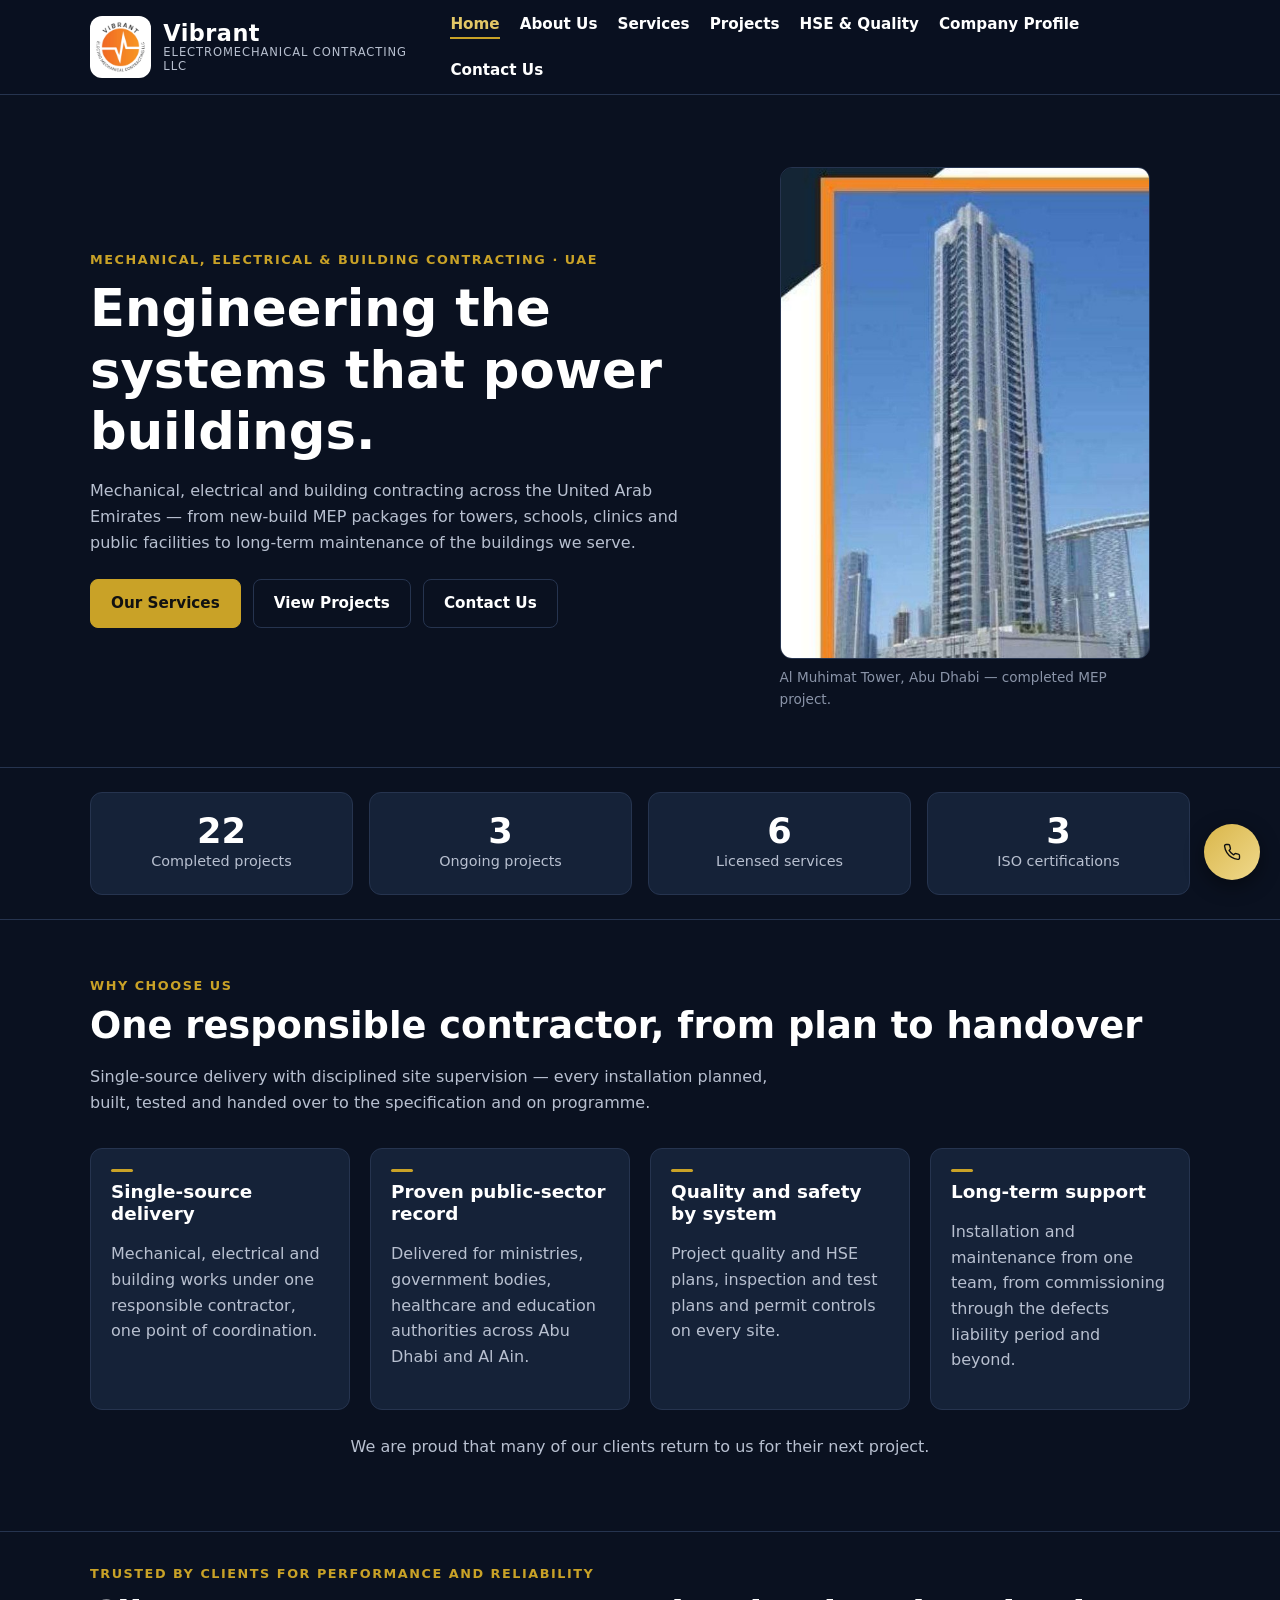
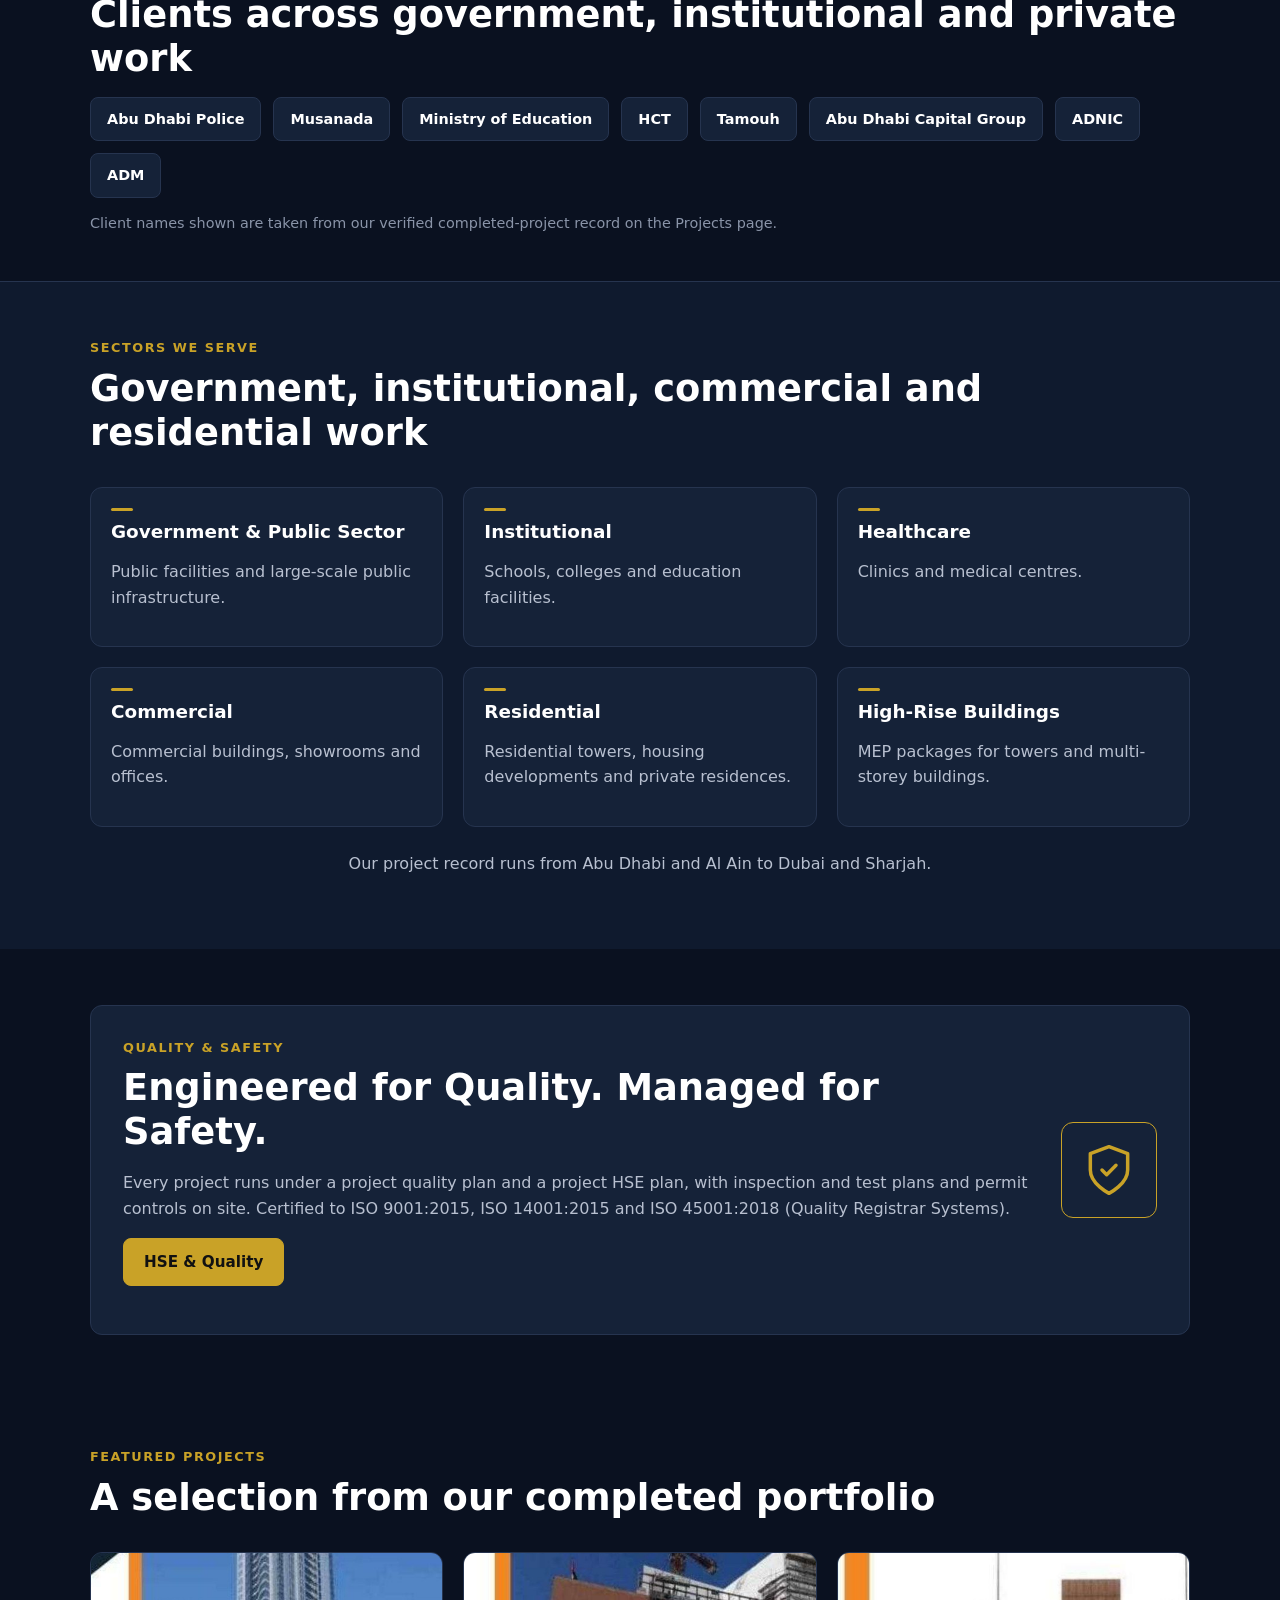
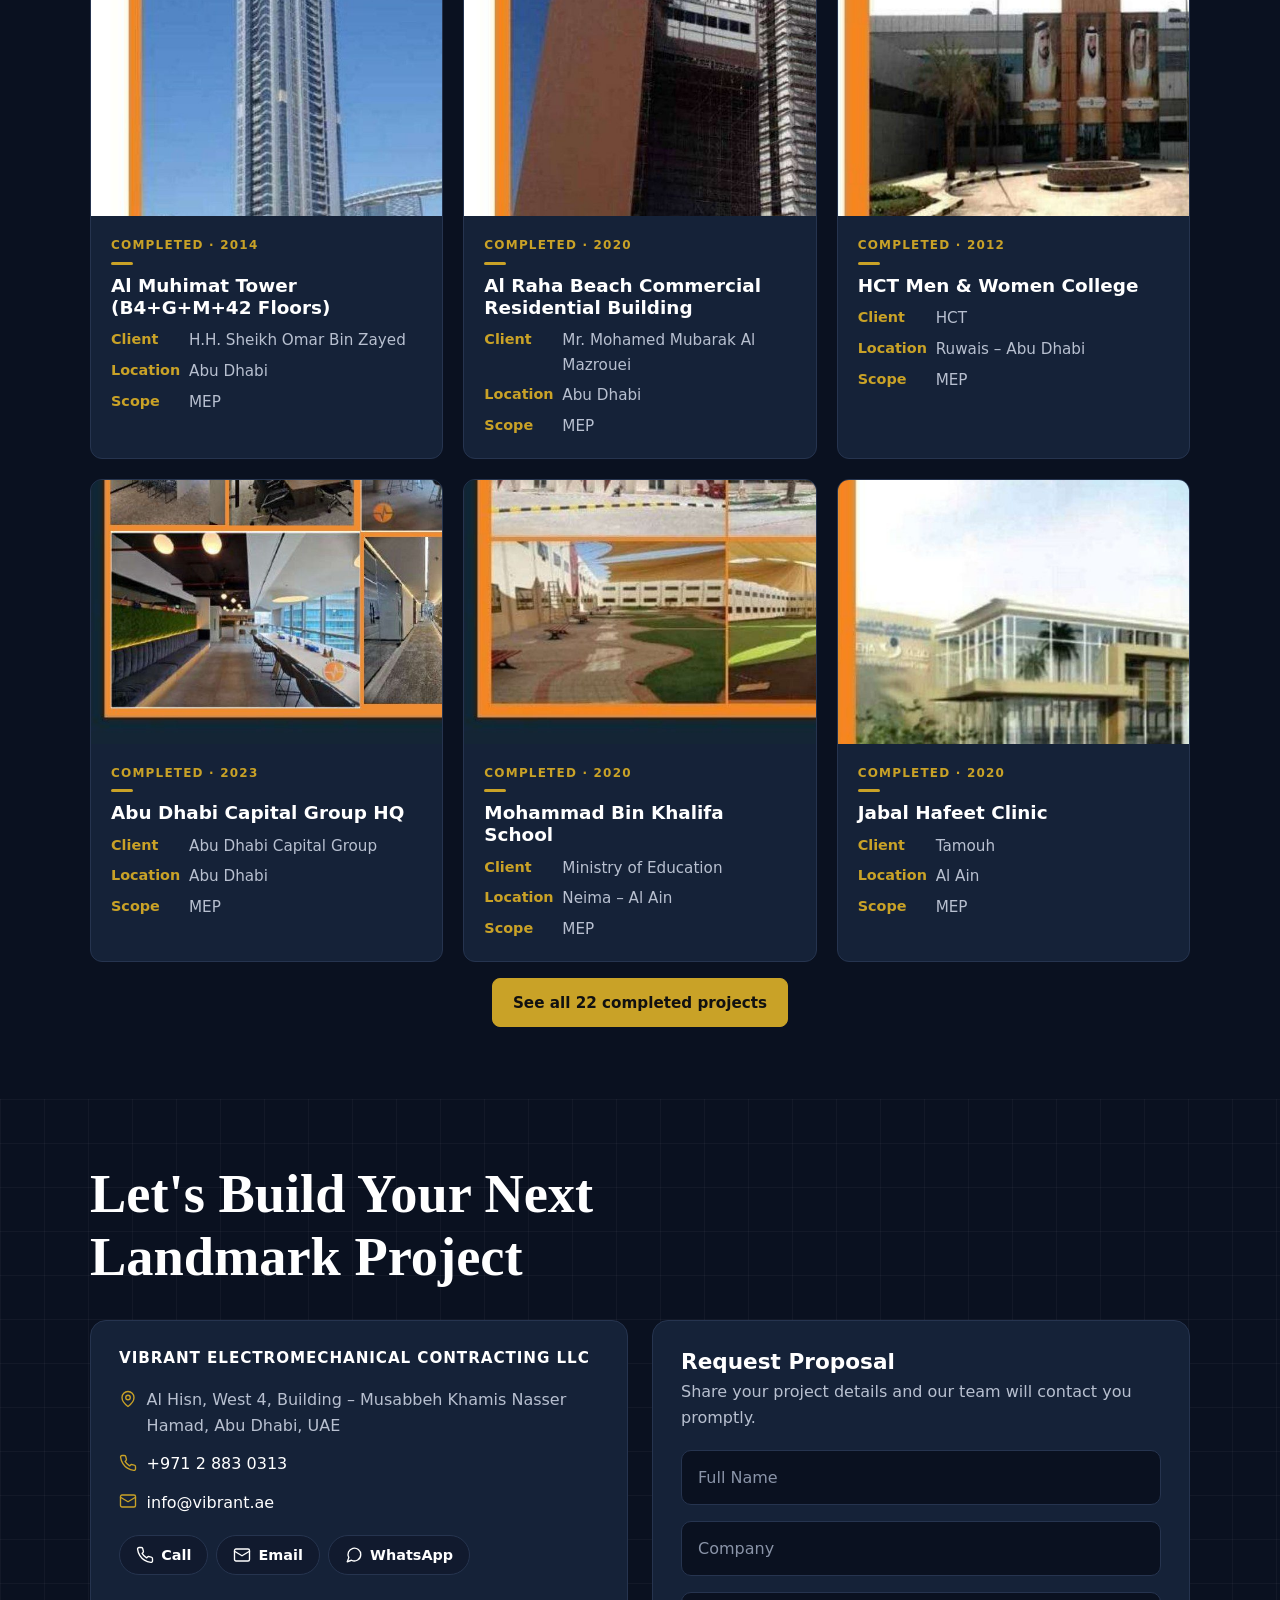
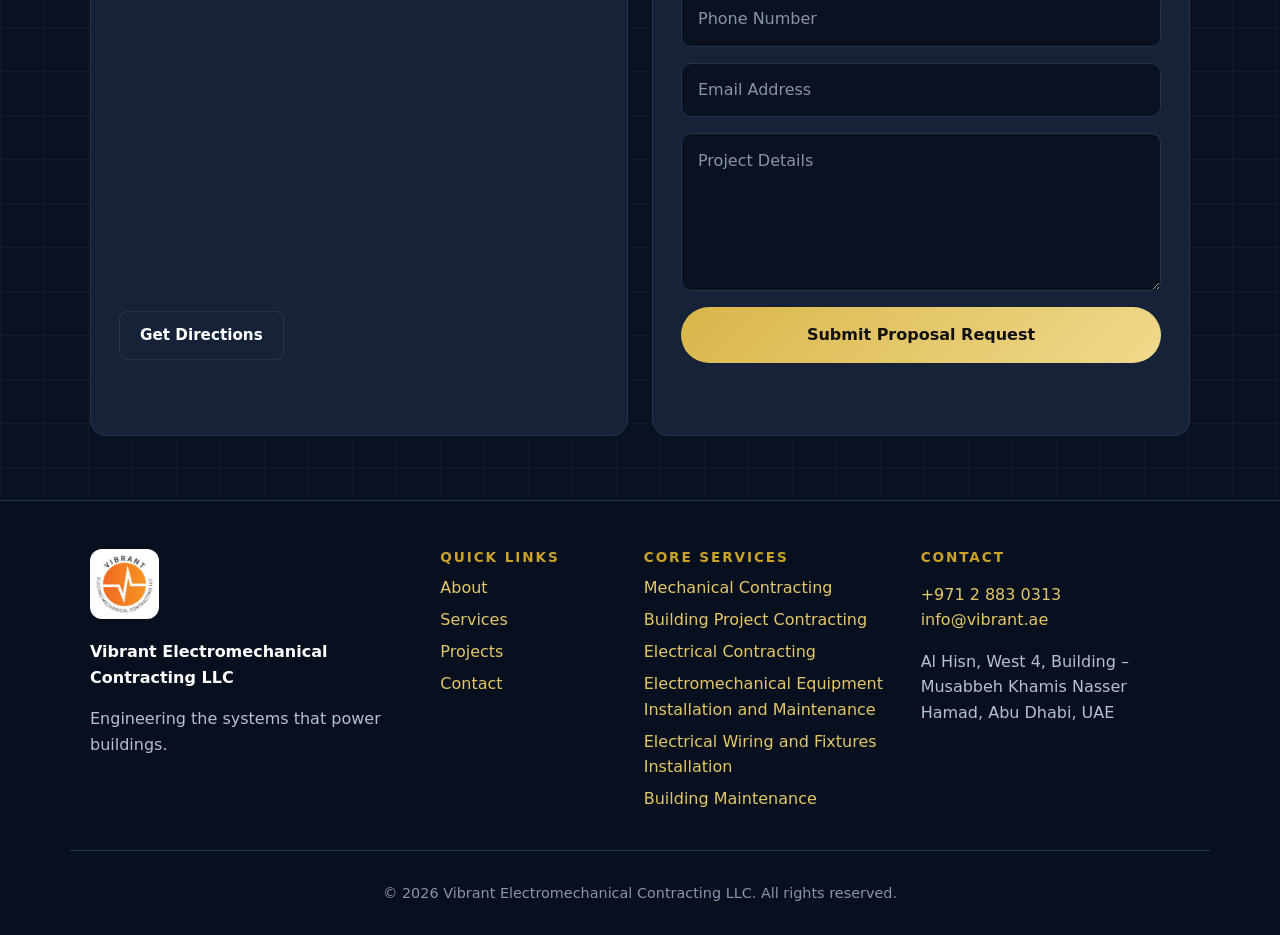
<file: index.html>
<!DOCTYPE html>
<html lang="en">
<head>
  <meta charset="utf-8">
  <meta name="viewport" content="width=device-width, initial-scale=1">
  <title>Home | Vibrant Electromechanical Contracting LLC</title>
  <meta name="description" content="Vibrant Electromechanical Contracting LLC — mechanical, electrical and building contracting across the UAE. 22 completed projects, 3 ongoing, 6 licensed services.">
  <meta property="og:title" content="Home | Vibrant Electromechanical Contracting LLC">
  <meta property="og:description" content="Vibrant Electromechanical Contracting LLC — mechanical, electrical and building contracting across the UAE. 22 completed projects, 3 ongoing, 6 licensed services.">
  <meta property="og:type" content="website">
  <meta property="og:url" content="https://vibrant.ae/index.html">
  <meta property="og:image" content="https://vibrant.ae/images/project-01.jpg">
  <link rel="canonical" href="https://vibrant.ae/index.html">
  <link rel="icon" href="images/favicon.ico">
  <link rel="icon" type="image/png" href="images/favicon.png">
  <link rel="stylesheet" href="css/style.css">
</head>
<body>
<a class="skip-link" href="#main">Skip to main content</a>
  <header class="site-header">
    <div class="container header-inner">
      <a class="brand" href="index.html" aria-label="Vibrant Electromechanical Contracting LLC — home">
        <span class="brand-logo"><img src="images/logo.png" alt="Vibrant Electromechanical Contracting LLC logo" width="52" height="52"></span>
        <span class="brand-text"><strong>Vibrant</strong><small>Electromechanical Contracting LLC</small></span>
      </a>
      <button class="nav-toggle" type="button" aria-expanded="false" aria-controls="main-nav" aria-label="Toggle navigation menu"><span></span><span></span><span></span></button>
      <nav id="main-nav" class="main-nav" aria-label="Main navigation">
        <ul>
            <li><a href="index.html" class="active" aria-current="page">Home</a></li>
            <li><a href="about.html">About Us</a></li>
            <li><a href="services.html">Services</a></li>
            <li><a href="projects.html">Projects</a></li>
            <li><a href="hse-quality.html">HSE & Quality</a></li>
            <li><a href="company-profile.html">Company Profile</a></li>
            <li><a href="contact.html">Contact Us</a></li>
        </ul>
      </nav>
    </div>
  </header>
  <main id="main">
<section class="hero"><div class="container hero-grid">
      <div class="hero-copy">
        <p class="eyebrow">Mechanical, Electrical &amp; Building Contracting &middot; UAE</p>
        <h1>Engineering the systems that power buildings.</h1>
        <p>Mechanical, electrical and building contracting across the United Arab Emirates — from new-build MEP packages for towers, schools, clinics and public facilities to long-term maintenance of the buildings we serve.</p>
        <div class="hero-actions">
          <a class="btn btn-gold" href="services.html">Our Services</a>
          <a class="btn btn-outline" href="projects.html">View Projects</a>
          <a class="btn btn-outline" href="contact.html">Contact Us</a>
        </div>
      </div>
      <figure class="hero-media">
        <img src="images/project-01.jpg" alt="Al Muhimat Tower in Abu Dhabi, a completed MEP project" width="578" height="770">
        <figcaption>Al Muhimat Tower, Abu Dhabi — completed MEP project.</figcaption>
      </figure>
    </div></section>
<section class="stats" aria-label="Company figures"><div class="container stats-grid">
      <div><strong>22</strong><span>Completed projects</span></div>
      <div><strong>3</strong><span>Ongoing projects</span></div>
      <div><strong>6</strong><span>Licensed services</span></div>
      <div><strong>3</strong><span>ISO certifications</span></div>
    </div></section>
  <section class="section"><div class="container">
    <div class="section-head">
      <p class="eyebrow">Why Choose Us</p>
      <h2>One responsible contractor, from plan to handover</h2>
    <p class="section-intro">Single-source delivery with disciplined site supervision — every installation planned, built, tested and handed over to the specification and on programme.</p>
    </div>
    <div class="grid grid-4">
      <article class="card"><div class="card-body"><h3>Single-source delivery</h3><p>Mechanical, electrical and building works under one responsible contractor, one point of coordination.</p></div></article>
      <article class="card"><div class="card-body"><h3>Proven public-sector record</h3><p>Delivered for ministries, government bodies, healthcare and education authorities across Abu Dhabi and Al Ain.</p></div></article>
      <article class="card"><div class="card-body"><h3>Quality and safety by system</h3><p>Project quality and HSE plans, inspection and test plans and permit controls on every site.</p></div></article>
      <article class="card"><div class="card-body"><h3>Long-term support</h3><p>Installation and maintenance from one team, from commissioning through the defects liability period and beyond.</p></div></article>
    </div>
    <p class="center-note">We are proud that many of our clients return to us for their next project.</p>
  </div></section>
  <section class="client-strip" aria-label="Clients served"><div class="container">
      <p class="eyebrow">Trusted by Clients for Performance and Reliability</p>
      <h2>Clients across government, institutional and private work</h2>
      <div class="client-chips" role="list">
        <span role="listitem">Abu Dhabi Police</span>
        <span role="listitem">Musanada</span>
        <span role="listitem">Ministry of Education</span>
        <span role="listitem">HCT</span>
        <span role="listitem">Tamouh</span>
        <span role="listitem">Abu Dhabi Capital Group</span>
        <span role="listitem">ADNIC</span>
        <span role="listitem">ADM</span>
      </div>
      <p class="footnote">Client names shown are taken from our verified completed-project record on the Projects page.</p>
  </div></section>
  <section class="section section-alt"><div class="container">
    <div class="section-head">
      <p class="eyebrow">Sectors We Serve</p>
      <h2>Government, institutional, commercial and residential work</h2>
    </div>
    <div class="grid grid-3">
      <article class="card tile"><div class="card-body"><h3>Government &amp; Public Sector</h3><p>Public facilities and large-scale public infrastructure.</p></div></article>
      <article class="card tile"><div class="card-body"><h3>Institutional</h3><p>Schools, colleges and education facilities.</p></div></article>
      <article class="card tile"><div class="card-body"><h3>Healthcare</h3><p>Clinics and medical centres.</p></div></article>
      <article class="card tile"><div class="card-body"><h3>Commercial</h3><p>Commercial buildings, showrooms and offices.</p></div></article>
      <article class="card tile"><div class="card-body"><h3>Residential</h3><p>Residential towers, housing developments and private residences.</p></div></article>
      <article class="card tile"><div class="card-body"><h3>High-Rise Buildings</h3><p>MEP packages for towers and multi-storey buildings.</p></div></article>
    </div>
    <p class="center-note">Our project record runs from Abu Dhabi and Al Ain to Dubai and Sharjah.</p>
  </div></section>
  <section class="section"><div class="container">
    <div class="quality-band">
      <div>
        <p class="eyebrow">Quality &amp; Safety</p>
        <h2>Engineered for Quality. Managed for Safety.</h2>
        <p>Every project runs under a project quality plan and a project HSE plan, with inspection and test plans and permit controls on site. Certified to ISO 9001:2015, ISO 14001:2015 and ISO 45001:2018 (Quality Registrar Systems).</p>
        <p><a class="btn btn-gold" href="hse-quality.html">HSE &amp; Quality</a></p>
      </div>
      <div class="shield" aria-hidden="true"><svg width="56" height="56" viewBox="0 0 24 24" fill="none" stroke="#c9a227" stroke-width="1.5" stroke-linecap="round" stroke-linejoin="round"><path d="M12 22s8-4 8-10V5l-8-3-8 3v7c0 6 8 10 8 10z"/><path d="m9 12 2 2 4-4"/></svg></div>
    </div>
  </div></section>
  <section class="section"><div class="container">
    <div class="section-head">
      <p class="eyebrow">Featured Projects</p>
      <h2>A selection from our completed portfolio</h2>
    </div>
    <div class="grid grid-3">
      <article class="card project-card">
        <div class="card-media"><img src="images/project-01.jpg" alt="Al Muhimat Tower (B4+G+M+42 Floors) photograph" loading="lazy"></div>
        <div class="card-body">
          <p class="card-eyebrow">Completed &middot; 2014</p>
          <h3>Al Muhimat Tower (B4+G+M+42 Floors)</h3>
          <dl>
            <div><dt>Client</dt><dd>H.H. Sheikh Omar Bin Zayed</dd></div>
            <div><dt>Location</dt><dd>Abu Dhabi</dd></div>
            <div><dt>Scope</dt><dd>MEP</dd></div>
          </dl>
        </div>
      </article>
      <article class="card project-card">
        <div class="card-media"><img src="images/project-02.jpg" alt="Al Raha Beach Commercial Residential Building photograph" loading="lazy"></div>
        <div class="card-body">
          <p class="card-eyebrow">Completed &middot; 2020</p>
          <h3>Al Raha Beach Commercial Residential Building</h3>
          <dl>
            <div><dt>Client</dt><dd>Mr. Mohamed Mubarak Al Mazrouei</dd></div>
            <div><dt>Location</dt><dd>Abu Dhabi</dd></div>
            <div><dt>Scope</dt><dd>MEP</dd></div>
          </dl>
        </div>
      </article>
      <article class="card project-card">
        <div class="card-media"><img src="images/project-03.jpg" alt="HCT Men &amp; Women College photograph" loading="lazy"></div>
        <div class="card-body">
          <p class="card-eyebrow">Completed &middot; 2012</p>
          <h3>HCT Men &amp; Women College</h3>
          <dl>
            <div><dt>Client</dt><dd>HCT</dd></div>
            <div><dt>Location</dt><dd>Ruwais – Abu Dhabi</dd></div>
            <div><dt>Scope</dt><dd>MEP</dd></div>
          </dl>
        </div>
      </article>
      <article class="card project-card">
        <div class="card-media"><img src="images/project-09.jpg" alt="Abu Dhabi Capital Group HQ photograph" loading="lazy"></div>
        <div class="card-body">
          <p class="card-eyebrow">Completed &middot; 2023</p>
          <h3>Abu Dhabi Capital Group HQ</h3>
          <dl>
            <div><dt>Client</dt><dd>Abu Dhabi Capital Group</dd></div>
            <div><dt>Location</dt><dd>Abu Dhabi</dd></div>
            <div><dt>Scope</dt><dd>MEP</dd></div>
          </dl>
        </div>
      </article>
      <article class="card project-card">
        <div class="card-media"><img src="images/project-04.jpg" alt="Mohammad Bin Khalifa School photograph" loading="lazy"></div>
        <div class="card-body">
          <p class="card-eyebrow">Completed &middot; 2020</p>
          <h3>Mohammad Bin Khalifa School</h3>
          <dl>
            <div><dt>Client</dt><dd>Ministry of Education</dd></div>
            <div><dt>Location</dt><dd>Neima – Al Ain</dd></div>
            <div><dt>Scope</dt><dd>MEP</dd></div>
          </dl>
        </div>
      </article>
      <article class="card project-card">
        <div class="card-media"><img src="images/project-05.jpg" alt="Jabal Hafeet Clinic photograph" loading="lazy"></div>
        <div class="card-body">
          <p class="card-eyebrow">Completed &middot; 2020</p>
          <h3>Jabal Hafeet Clinic</h3>
          <dl>
            <div><dt>Client</dt><dd>Tamouh</dd></div>
            <div><dt>Location</dt><dd>Al Ain</dd></div>
            <div><dt>Scope</dt><dd>MEP</dd></div>
          </dl>
        </div>
      </article>
    </div>
    <p class="center"><a class="btn btn-gold" href="projects.html">See all 22 completed projects</a></p>
  </div></section>
<section class="landmark-section" aria-label="Contact us — request a proposal">
    <div class="container">
      <h2 class="landmark-heading">Let's Build Your Next Landmark Project</h2>
      <div class="landmark-grid">
        <article class="landmark-card">
          <h3 class="landmark-company">Vibrant Electromechanical Contracting LLC</h3>
          <ul class="landmark-info">
            <li><svg width="18" height="18" viewBox="0 0 24 24" fill="none" stroke="#c9a227" stroke-width="1.8" stroke-linecap="round" stroke-linejoin="round" aria-hidden="true"><path d="M20 10c0 6-8 12-8 12s-8-6-8-12a8 8 0 1 1 16 0z"/><circle cx="12" cy="10" r="3"/></svg><address>Al Hisn, West 4, Building &ndash; Musabbeh Khamis Nasser Hamad, Abu Dhabi, UAE</address></li>
            <li><svg width="18" height="18" viewBox="0 0 24 24" fill="none" stroke="#c9a227" stroke-width="1.8" stroke-linecap="round" stroke-linejoin="round" aria-hidden="true"><path d="M22 16.9v3a2 2 0 0 1-2.2 2 19.8 19.8 0 0 1-8.6-3.1 19.5 19.5 0 0 1-6-6A19.8 19.8 0 0 1 2.1 4.2 2 2 0 0 1 4.1 2h3a2 2 0 0 1 2 1.7c.13.96.36 1.9.7 2.8a2 2 0 0 1-.45 2.1L8.1 9.9a16 16 0 0 0 6 6l1.3-1.25a2 2 0 0 1 2.1-.45c.9.34 1.84.57 2.8.7A2 2 0 0 1 22 16.9z"/></svg><a href="tel:+97128830313">+971 2 883 0313</a></li>
            <li><svg width="18" height="18" viewBox="0 0 24 24" fill="none" stroke="#c9a227" stroke-width="1.8" stroke-linecap="round" stroke-linejoin="round" aria-hidden="true"><rect x="2" y="4" width="20" height="16" rx="2"/><path d="m22 7-10 6L2 7"/></svg><a href="mailto:info@vibrant.ae">info@vibrant.ae</a></li>
          </ul>
          <div class="landmark-pills">
            <a class="landmark-pill" href="tel:+97128830313"><svg width="18" height="18" viewBox="0 0 24 24" fill="none" stroke="currentColor" stroke-width="1.8" stroke-linecap="round" stroke-linejoin="round" aria-hidden="true"><path d="M22 16.9v3a2 2 0 0 1-2.2 2 19.8 19.8 0 0 1-8.6-3.1 19.5 19.5 0 0 1-6-6A19.8 19.8 0 0 1 2.1 4.2 2 2 0 0 1 4.1 2h3a2 2 0 0 1 2 1.7c.13.96.36 1.9.7 2.8a2 2 0 0 1-.45 2.1L8.1 9.9a16 16 0 0 0 6 6l1.3-1.25a2 2 0 0 1 2.1-.45c.9.34 1.84.57 2.8.7A2 2 0 0 1 22 16.9z"/></svg><span>Call</span></a>
            <a class="landmark-pill" href="mailto:info@vibrant.ae"><svg width="18" height="18" viewBox="0 0 24 24" fill="none" stroke="currentColor" stroke-width="1.8" stroke-linecap="round" stroke-linejoin="round" aria-hidden="true"><rect x="2" y="4" width="20" height="16" rx="2"/><path d="m22 7-10 6L2 7"/></svg><span>Email</span></a>
            <a class="landmark-pill" href="https://wa.me/971556652211" target="_blank" rel="noopener"><svg width="18" height="18" viewBox="0 0 24 24" fill="none" stroke="currentColor" stroke-width="1.8" stroke-linecap="round" stroke-linejoin="round" aria-hidden="true"><path d="M21 11.5a8.5 8.5 0 0 1-12.4 7.5L3 21l2.1-5.5A8.5 8.5 0 1 1 21 11.5z"/></svg><span>WhatsApp</span></a>
          </div>
          <div class="landmark-map">
            <iframe title="Map &mdash; Vibrant Electromechanical Contracting LLC office location" src="https://maps.google.com/maps?q=24.479896,54.357960&output=embed" width="600" height="300" style="border:0" loading="lazy" allowfullscreen referrerpolicy="no-referrer-when-downgrade"></iframe>
          </div>
          <p class="landmark-directions"><a class="btn btn-outline" href="https://www.google.com/maps/dir/?api=1&destination=24.479896,54.357960" target="_blank" rel="noopener">Get Directions</a></p>
        </article>
        <article class="landmark-card">
          <h3 class="landmark-form-title">Request Proposal</h3>
          <p class="landmark-sub">Share your project details and our team will contact you promptly.</p>
         
          <form class="landmark-form contact-form" action="mailto:info@vibrant.ae?subject=New%20Proposal%20Request" method="post" enctype="text/plain">
            <label class="sr-only" for="lm-name">Full Name</label>
            <input id="lm-name" name="name" type="text" placeholder="Full Name" autocomplete="name" required>
            <label class="sr-only" for="lm-company">Company</label>
            <input id="lm-company" name="company" type="text" placeholder="Company" autocomplete="organization">
            <label class="sr-only" for="lm-phone">Phone Number</label>
            <input id="lm-phone" name="phone" type="tel" placeholder="Phone Number" autocomplete="tel" required>
            <label class="sr-only" for="lm-email">Email Address</label>
            <input id="lm-email" name="email" type="email" placeholder="Email Address" autocomplete="email" required>
            <label class="sr-only" for="lm-details">Project Details</label>
            <textarea id="lm-details" name="details" rows="5" placeholder="Project Details" required></textarea>
            <button class="landmark-submit" type="submit">Submit Proposal Request</button>
            <p class="footnote"></p>
          </form>
        </article>
      </div>
    </div>
  </section>
  </main>
<footer class="site-footer">
    <div class="container footer-grid">
      <div>
        <span class="brand-logo footer-logo"><img src="images/logo.png" alt="Vibrant Electromechanical Contracting LLC logo" width="60" height="60" loading="lazy"></span>
        <p class="footer-brand-name"><strong>Vibrant Electromechanical Contracting LLC</strong></p>
        <p>Engineering the systems that power buildings.</p>
      </div>
      <nav aria-label="Footer quick links">
        <h3>Quick Links</h3>
        <ul>
          <li><a href="about.html">About</a></li>
          <li><a href="services.html">Services</a></li>
          <li><a href="projects.html">Projects</a></li>
          <li><a href="contact.html">Contact</a></li>
        </ul>
      </nav>
      <nav aria-label="Footer core services">
        <h3>Core Services</h3>
        <ul>
          <li><a href="services.html">Mechanical Contracting</a></li>
          <li><a href="services.html">Building Project Contracting</a></li>
          <li><a href="services.html">Electrical Contracting</a></li>
          <li><a href="services.html">Electromechanical Equipment Installation and Maintenance</a></li>
          <li><a href="services.html">Electrical Wiring and Fixtures Installation</a></li>
          <li><a href="services.html">Building Maintenance</a></li>
        </ul>
      </nav>
      <div>
        <h3>Contact</h3>
        <p><a href="tel:+97128830313">+971 2 883 0313</a><br>
        <a href="mailto:info@vibrant.ae">info@vibrant.ae</a></p>
        <address>Al Hisn, West 4, Building &ndash; Musabbeh Khamis Nasser Hamad, Abu Dhabi, UAE</address>
      </div>
    </div>
    <div class="footer-bottom container"><p>&copy; 2026 Vibrant Electromechanical Contracting LLC. All rights reserved.</p></div>
  </footer>
  <!-- Floating WhatsApp button: gold circle, appears on every page -->
  <a class="whatsapp-float" href="https://wa.me/971556652211" target="_blank" rel="noopener" aria-label="Chat with us on WhatsApp (+971 55 665 2211)"><svg width="18" height="18" viewBox="0 0 24 24" fill="none" stroke="#111111" stroke-width="1.8" stroke-linecap="round" stroke-linejoin="round" aria-hidden="true"><path d="M22 16.9v3a2 2 0 0 1-2.2 2 19.8 19.8 0 0 1-8.6-3.1 19.5 19.5 0 0 1-6-6A19.8 19.8 0 0 1 2.1 4.2 2 2 0 0 1 4.1 2h3a2 2 0 0 1 2 1.7c.13.96.36 1.9.7 2.8a2 2 0 0 1-.45 2.1L8.1 9.9a16 16 0 0 0 6 6l1.3-1.25a2 2 0 0 1 2.1-.45c.9.34 1.84.57 2.8.7A2 2 0 0 1 22 16.9z"/></svg></a>
  <script src="js/main.js"></script>
</body>
</html>
</file>
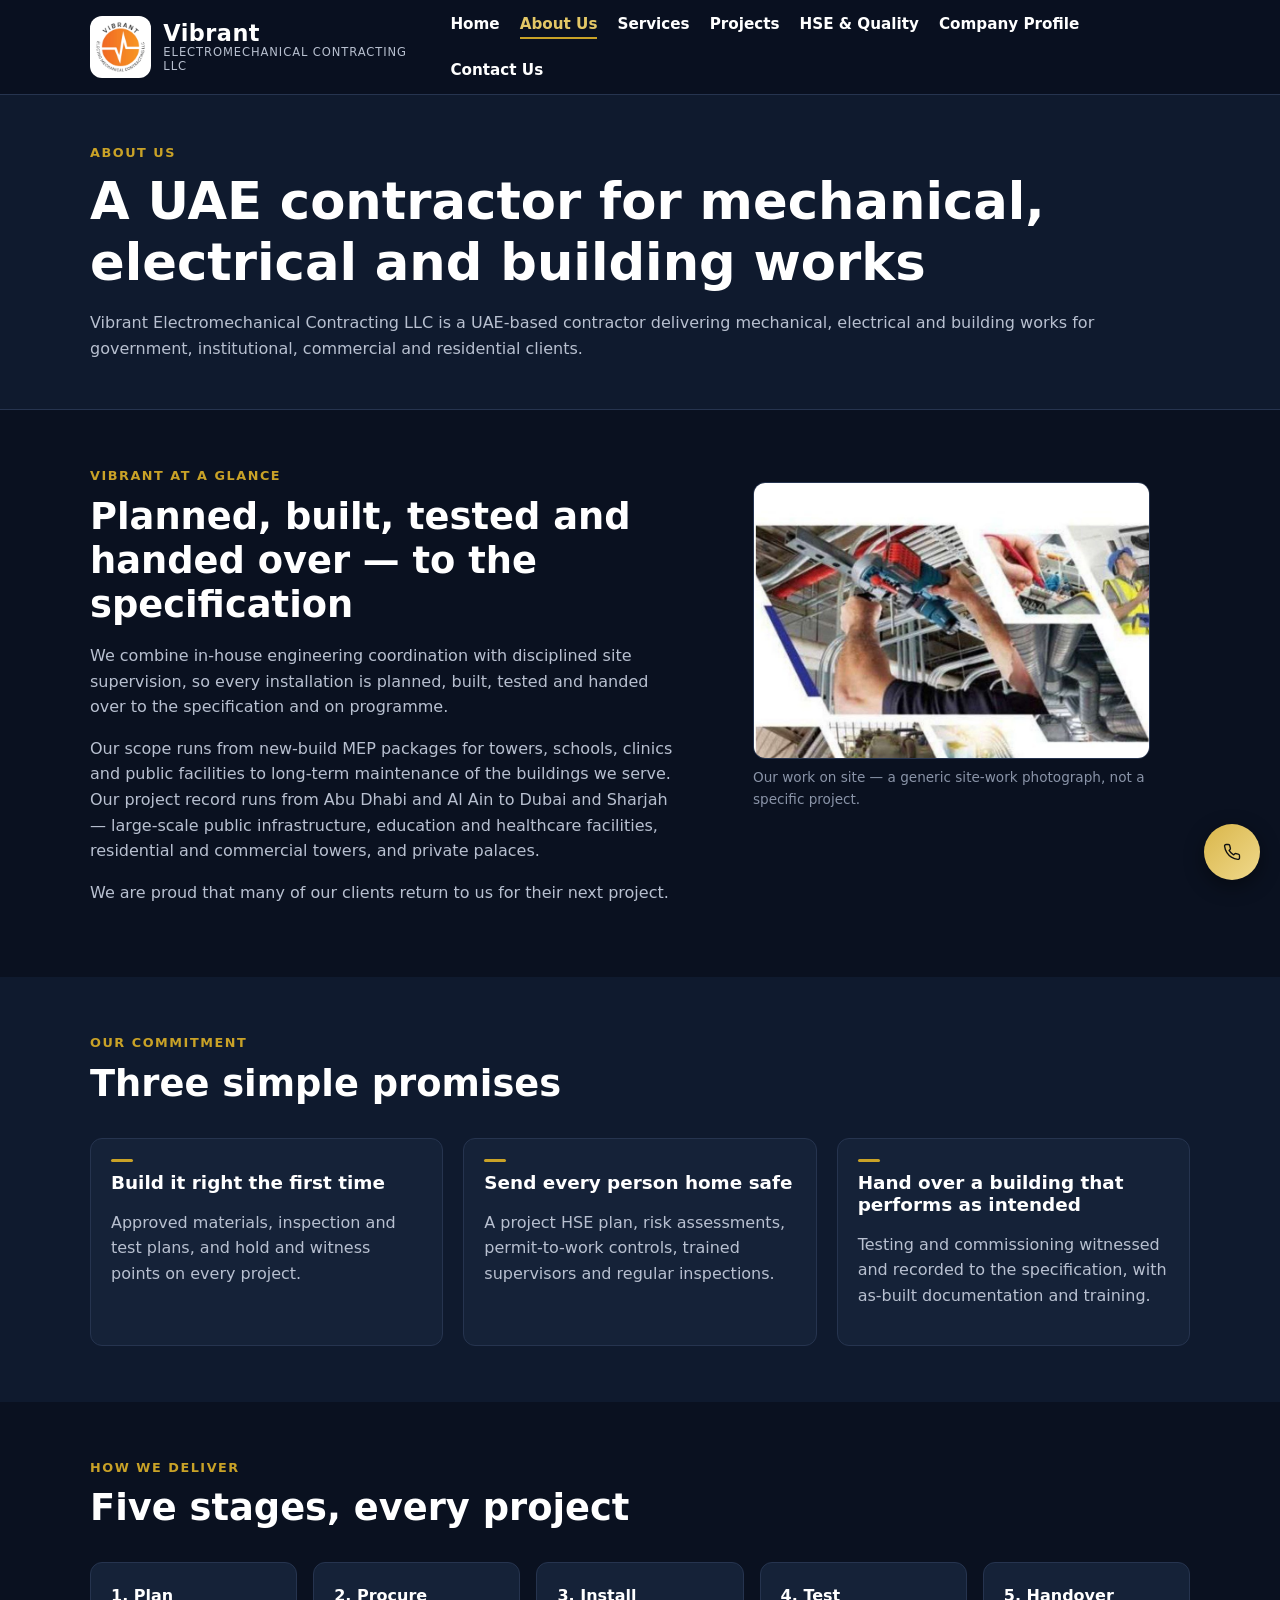
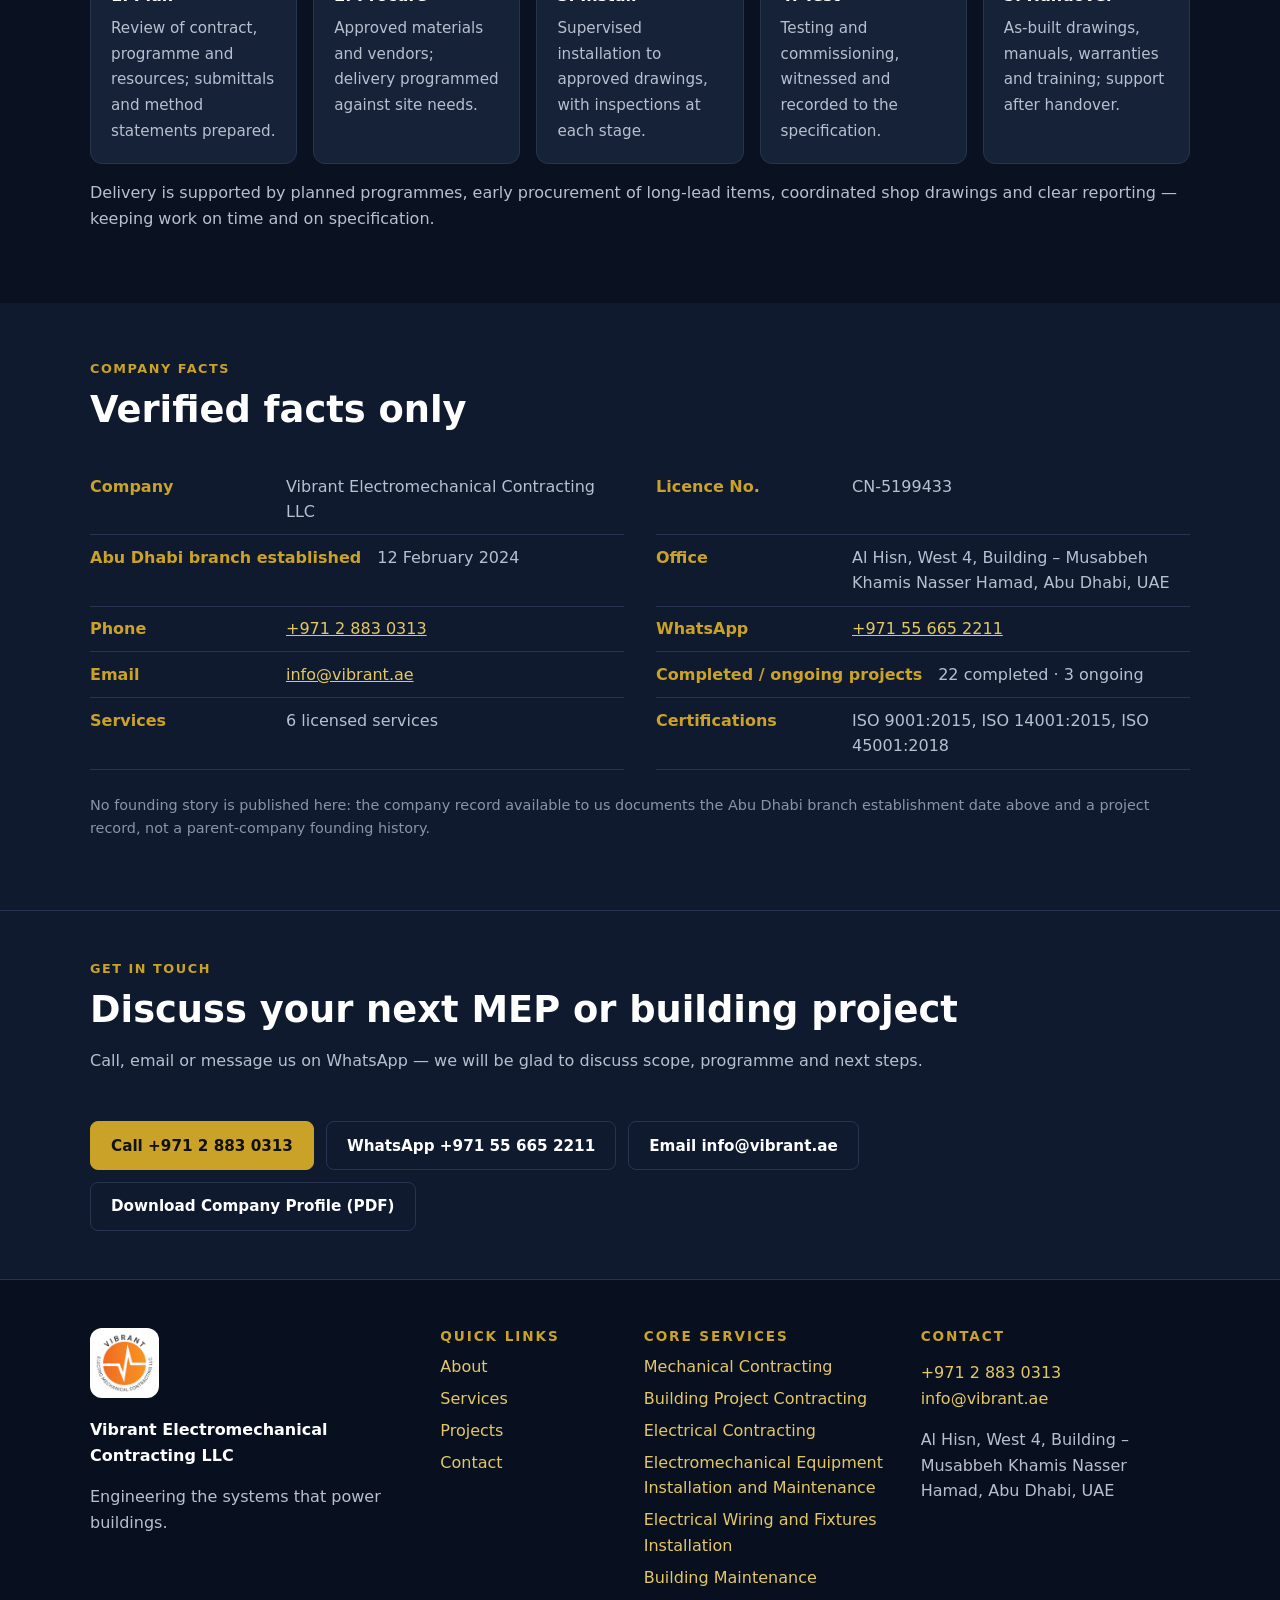
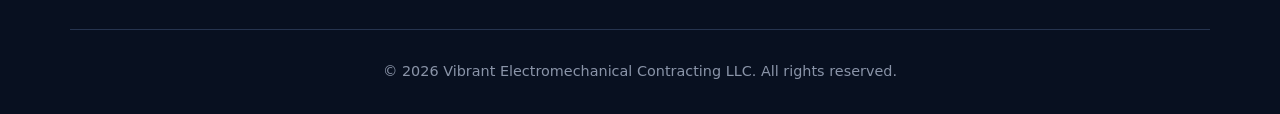
<file: about.html>
<!DOCTYPE html>
<html lang="en">
<head>
  <meta charset="utf-8">
  <meta name="viewport" content="width=device-width, initial-scale=1">
  <title>About Us | Vibrant Electromechanical Contracting LLC</title>
  <meta name="description" content="About Vibrant Electromechanical Contracting LLC — a UAE MEP and building contractor, its commitment, delivery process and company facts.">
  <meta property="og:title" content="About Us | Vibrant Electromechanical Contracting LLC">
  <meta property="og:description" content="About Vibrant Electromechanical Contracting LLC — a UAE MEP and building contractor, its commitment, delivery process and company facts.">
  <meta property="og:type" content="website">
  <meta property="og:url" content="https://vibrant.ae/about.html">
  <meta property="og:image" content="https://vibrant.ae/images/project-01.jpg">
  <link rel="canonical" href="https://vibrant.ae/about.html">
  <link rel="icon" href="images/favicon.ico">
  <link rel="icon" type="image/png" href="images/favicon.png">
  <link rel="stylesheet" href="css/style.css">
</head>
<body>
<a class="skip-link" href="#main">Skip to main content</a>
  <header class="site-header">
    <div class="container header-inner">
      <a class="brand" href="index.html" aria-label="Vibrant Electromechanical Contracting LLC — home">
        <span class="brand-logo"><img src="images/logo.png" alt="Vibrant Electromechanical Contracting LLC logo" width="52" height="52"></span>
        <span class="brand-text"><strong>Vibrant</strong><small>Electromechanical Contracting LLC</small></span>
      </a>
      <button class="nav-toggle" type="button" aria-expanded="false" aria-controls="main-nav" aria-label="Toggle navigation menu"><span></span><span></span><span></span></button>
      <nav id="main-nav" class="main-nav" aria-label="Main navigation">
        <ul>
            <li><a href="index.html">Home</a></li>
            <li><a href="about.html" class="active" aria-current="page">About Us</a></li>
            <li><a href="services.html">Services</a></li>
            <li><a href="projects.html">Projects</a></li>
            <li><a href="hse-quality.html">HSE & Quality</a></li>
            <li><a href="company-profile.html">Company Profile</a></li>
            <li><a href="contact.html">Contact Us</a></li>
        </ul>
      </nav>
    </div>
  </header>
  <main id="main">
<section class="page-hero"><div class="container">
      <p class="eyebrow">About Us</p>
      <h1>A UAE contractor for mechanical, electrical and building works</h1>
      <p>Vibrant Electromechanical Contracting LLC is a UAE-based contractor delivering mechanical, electrical and building works for government, institutional, commercial and residential clients.</p>
    </div></section>
  <section class="section"><div class="container split">
    <div>
      <p class="eyebrow">Vibrant at a glance</p>
      <h2>Planned, built, tested and handed over — to the specification</h2>
      <p>We combine in-house engineering coordination with disciplined site supervision, so every installation is planned, built, tested and handed over to the specification and on programme.</p>
      <p>Our scope runs from new-build MEP packages for towers, schools, clinics and public facilities to long-term maintenance of the buildings we serve. Our project record runs from Abu Dhabi and Al Ain to Dubai and Sharjah — large-scale public infrastructure, education and healthcare facilities, residential and commercial towers, and private palaces.</p>
      <p>We are proud that many of our clients return to us for their next project.</p>
    </div>
    <figure class="split-media">
      <img src="images/project-10.jpg" alt="Technicians installing ductwork and electrical panels on site" loading="lazy">
      <figcaption>Our work on site — a generic site-work photograph, not a specific project.</figcaption>
    </figure>
  </div></section>
  <section class="section section-alt"><div class="container">
    <div class="section-head">
      <p class="eyebrow">Our Commitment</p>
      <h2>Three simple promises</h2>
    </div>
    <div class="grid grid-3">
      <article class="card"><div class="card-body"><h3>Build it right the first time</h3><p>Approved materials, inspection and test plans, and hold and witness points on every project.</p></div></article>
      <article class="card"><div class="card-body"><h3>Send every person home safe</h3><p>A project HSE plan, risk assessments, permit-to-work controls, trained supervisors and regular inspections.</p></div></article>
      <article class="card"><div class="card-body"><h3>Hand over a building that performs as intended</h3><p>Testing and commissioning witnessed and recorded to the specification, with as-built documentation and training.</p></div></article>
    </div>
  </div></section>
  <section class="section"><div class="container">
    <div class="section-head">
      <p class="eyebrow">How We Deliver</p>
      <h2>Five stages, every project</h2>
    </div>
    <ol class="process">
      <li><strong>1. Plan</strong><span>Review of contract, programme and resources; submittals and method statements prepared.</span></li>
      <li><strong>2. Procure</strong><span>Approved materials and vendors; delivery programmed against site needs.</span></li>
      <li><strong>3. Install</strong><span>Supervised installation to approved drawings, with inspections at each stage.</span></li>
      <li><strong>4. Test</strong><span>Testing and commissioning, witnessed and recorded to the specification.</span></li>
      <li><strong>5. Handover</strong><span>As-built drawings, manuals, warranties and training; support after handover.</span></li>
    </ol>
    <p>Delivery is supported by planned programmes, early procurement of long-lead items, coordinated shop drawings and clear reporting — keeping work on time and on specification.</p>
  </div></section>
  <section class="section section-alt"><div class="container">
    <div class="section-head">
      <p class="eyebrow">Company Facts</p>
      <h2>Verified facts only</h2>
    </div>
    <dl class="facts">
      <div><dt>Company</dt><dd>Vibrant Electromechanical Contracting LLC</dd></div>
      <div><dt>Licence No.</dt><dd>CN-5199433</dd></div>
      <div><dt>Abu Dhabi branch established</dt><dd>12 February 2024</dd></div>
      <div><dt>Office</dt><dd>Al Hisn, West 4, Building – Musabbeh Khamis Nasser Hamad, Abu Dhabi, UAE</dd></div>
      <div><dt>Phone</dt><dd><a href="tel:+97128830313">+971 2 883 0313</a></dd></div>
      <div><dt>WhatsApp</dt><dd><a href="https://wa.me/971556652211">+971 55 665 2211</a></dd></div>
      <div><dt>Email</dt><dd><a href="mailto:info@vibrant.ae">info@vibrant.ae</a></dd></div>
      <div><dt>Completed / ongoing projects</dt><dd>22 completed &middot; 3 ongoing</dd></div>
      <div><dt>Services</dt><dd>6 licensed services</dd></div>
      <div><dt>Certifications</dt><dd>ISO 9001:2015, ISO 14001:2015, ISO 45001:2018</dd></div>
    </dl>
    <p class="footnote">No founding story is published here: the company record available to us documents the Abu Dhabi branch establishment date above and a project record, not a parent-company founding history.</p>
  </div></section>
<section class="cta-band"><div class="container cta-inner">
      <div><p class="eyebrow">Get in touch</p><h2>Discuss your next MEP or building project</h2>
      <p>Call, email or message us on WhatsApp — we will be glad to discuss scope, programme and next steps.</p></div>
      <div class="cta-actions">
        <a class="btn btn-gold" href="tel:+97128830313">Call +971 2 883 0313</a>
        <a class="btn btn-outline" href="https://wa.me/971556652211" target="_blank" rel="noopener">WhatsApp +971 55 665 2211</a>
        <a class="btn btn-outline" href="mailto:info@vibrant.ae">Email info@vibrant.ae</a>
        <a class="btn btn-outline" href="documents/company-profile.pdf" download>Download Company Profile (PDF)</a>
      </div>
    </div></section>
  </main>
<footer class="site-footer">
    <div class="container footer-grid">
      <div>
        <span class="brand-logo footer-logo"><img src="images/logo.png" alt="Vibrant Electromechanical Contracting LLC logo" width="60" height="60" loading="lazy"></span>
        <p class="footer-brand-name"><strong>Vibrant Electromechanical Contracting LLC</strong></p>
        <p>Engineering the systems that power buildings.</p>
      </div>
      <nav aria-label="Footer quick links">
        <h3>Quick Links</h3>
        <ul>
          <li><a href="about.html">About</a></li>
          <li><a href="services.html">Services</a></li>
          <li><a href="projects.html">Projects</a></li>
          <li><a href="contact.html">Contact</a></li>
        </ul>
      </nav>
      <nav aria-label="Footer core services">
        <h3>Core Services</h3>
        <ul>
          <li><a href="services.html">Mechanical Contracting</a></li>
          <li><a href="services.html">Building Project Contracting</a></li>
          <li><a href="services.html">Electrical Contracting</a></li>
          <li><a href="services.html">Electromechanical Equipment Installation and Maintenance</a></li>
          <li><a href="services.html">Electrical Wiring and Fixtures Installation</a></li>
          <li><a href="services.html">Building Maintenance</a></li>
        </ul>
      </nav>
      <div>
        <h3>Contact</h3>
        <p><a href="tel:+97128830313">+971 2 883 0313</a><br>
        <a href="mailto:info@vibrant.ae">info@vibrant.ae</a></p>
        <address>Al Hisn, West 4, Building &ndash; Musabbeh Khamis Nasser Hamad, Abu Dhabi, UAE</address>
      </div>
    </div>
    <div class="footer-bottom container"><p>&copy; 2026 Vibrant Electromechanical Contracting LLC. All rights reserved.</p></div>
  </footer>
  <!-- Floating WhatsApp button: gold circle, appears on every page -->
  <a class="whatsapp-float" href="https://wa.me/971556652211" target="_blank" rel="noopener" aria-label="Chat with us on WhatsApp (+971 55 665 2211)"><svg width="18" height="18" viewBox="0 0 24 24" fill="none" stroke="#111111" stroke-width="1.8" stroke-linecap="round" stroke-linejoin="round" aria-hidden="true"><path d="M22 16.9v3a2 2 0 0 1-2.2 2 19.8 19.8 0 0 1-8.6-3.1 19.5 19.5 0 0 1-6-6A19.8 19.8 0 0 1 2.1 4.2 2 2 0 0 1 4.1 2h3a2 2 0 0 1 2 1.7c.13.96.36 1.9.7 2.8a2 2 0 0 1-.45 2.1L8.1 9.9a16 16 0 0 0 6 6l1.3-1.25a2 2 0 0 1 2.1-.45c.9.34 1.84.57 2.8.7A2 2 0 0 1 22 16.9z"/></svg></a>
  <script src="js/main.js"></script>
</body>
</html>
</file>
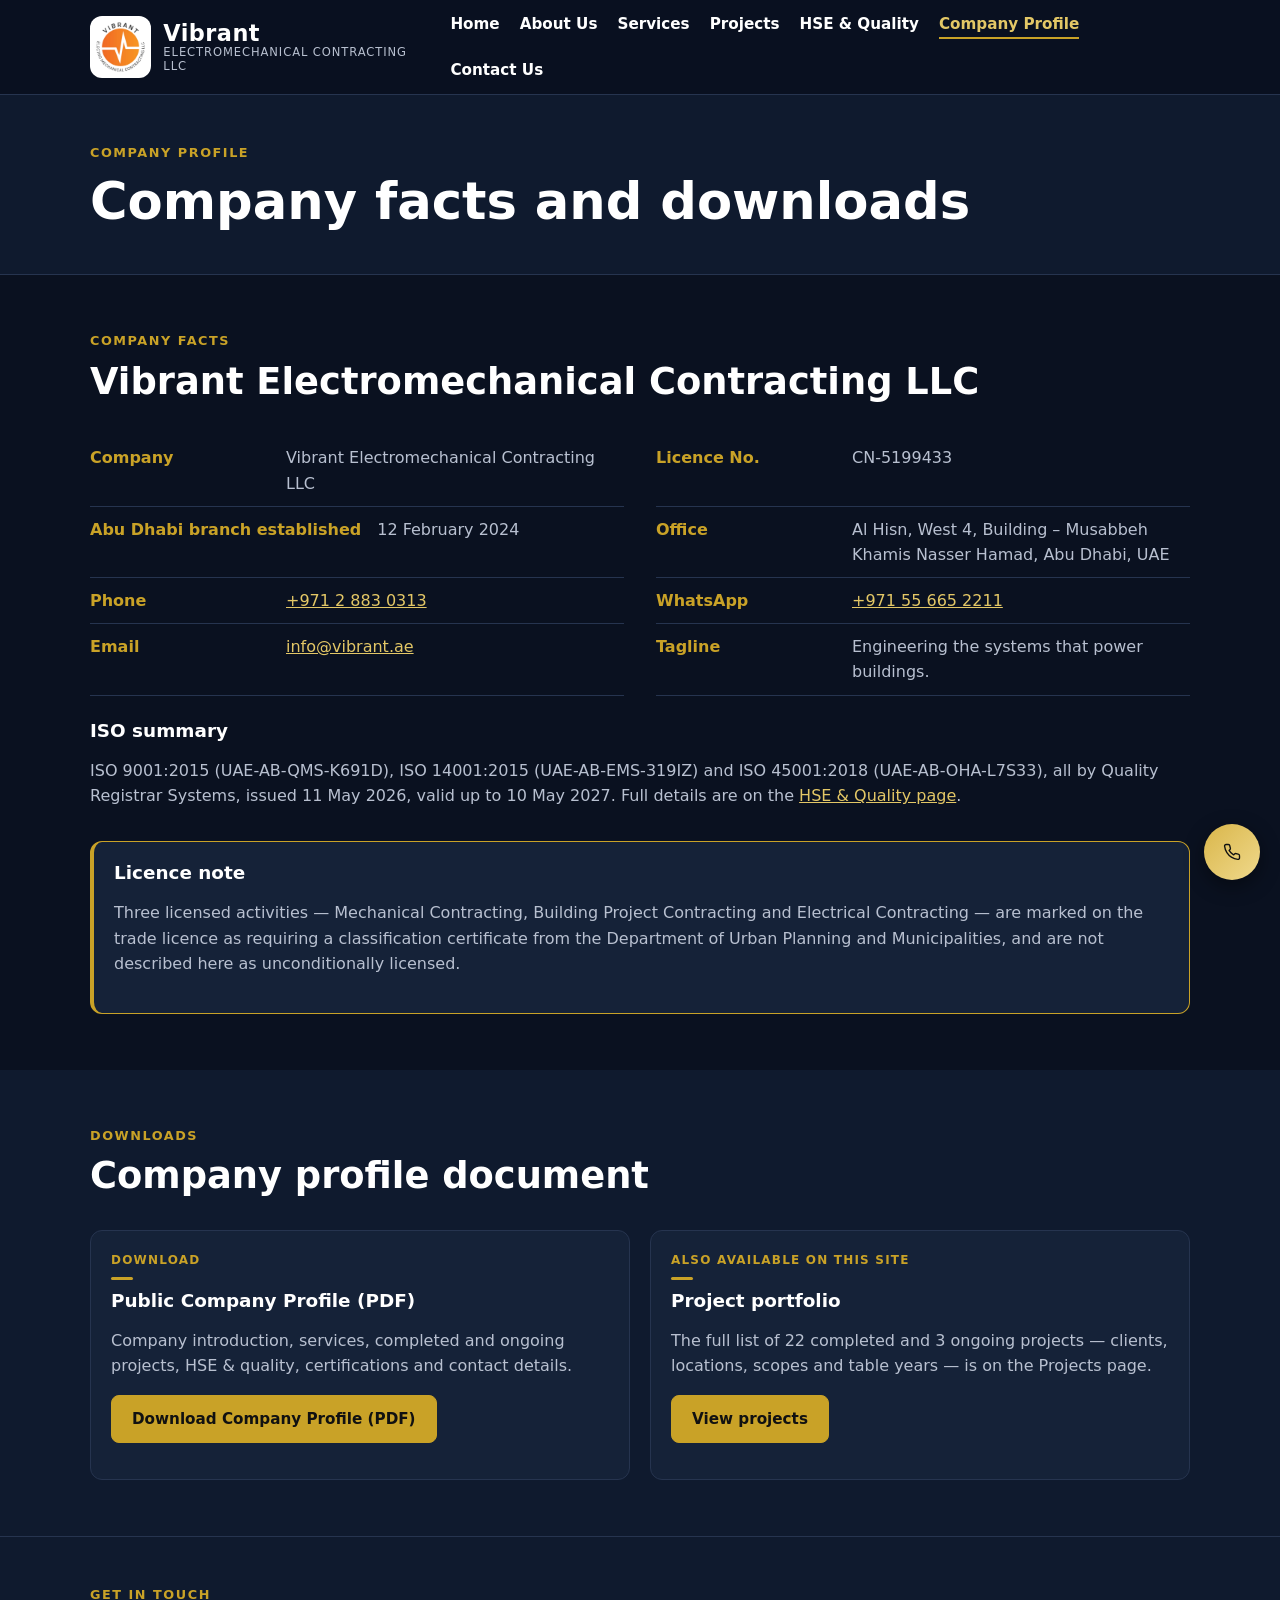
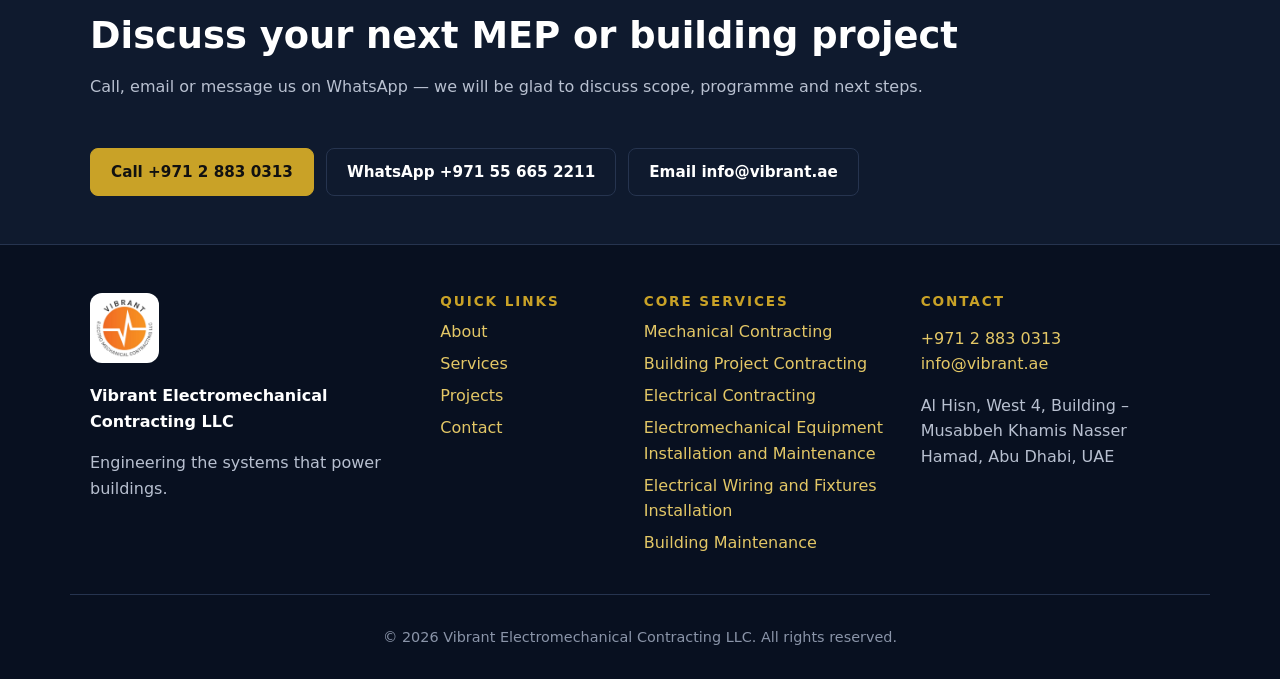
<file: company-profile.html>
<!DOCTYPE html>
<html lang="en">
<head>
  <meta charset="utf-8">
  <meta name="viewport" content="width=device-width, initial-scale=1">
  <title>Company Profile | Vibrant Electromechanical Contracting LLC</title>
  <meta name="description" content="Company facts, ISO summary and downloads for Vibrant Electromechanical Contracting LLC, Abu Dhabi.">
  <meta property="og:title" content="Company Profile | Vibrant Electromechanical Contracting LLC">
  <meta property="og:description" content="Company facts, ISO summary and downloads for Vibrant Electromechanical Contracting LLC, Abu Dhabi.">
  <meta property="og:type" content="website">
  <meta property="og:url" content="https://vibrant.ae/company-profile.html">
  <meta property="og:image" content="https://vibrant.ae/images/project-01.jpg">
  <link rel="canonical" href="https://vibrant.ae/company-profile.html">
  <link rel="icon" href="images/favicon.ico">
  <link rel="icon" type="image/png" href="images/favicon.png">
  <link rel="stylesheet" href="css/style.css">
</head>
<body>
<a class="skip-link" href="#main">Skip to main content</a>
  <header class="site-header">
    <div class="container header-inner">
      <a class="brand" href="index.html" aria-label="Vibrant Electromechanical Contracting LLC — home">
        <span class="brand-logo"><img src="images/logo.png" alt="Vibrant Electromechanical Contracting LLC logo" width="52" height="52"></span>
        <span class="brand-text"><strong>Vibrant</strong><small>Electromechanical Contracting LLC</small></span>
      </a>
      <button class="nav-toggle" type="button" aria-expanded="false" aria-controls="main-nav" aria-label="Toggle navigation menu"><span></span><span></span><span></span></button>
      <nav id="main-nav" class="main-nav" aria-label="Main navigation">
        <ul>
            <li><a href="index.html">Home</a></li>
            <li><a href="about.html">About Us</a></li>
            <li><a href="services.html">Services</a></li>
            <li><a href="projects.html">Projects</a></li>
            <li><a href="hse-quality.html">HSE & Quality</a></li>
            <li><a href="company-profile.html" class="active" aria-current="page">Company Profile</a></li>
            <li><a href="contact.html">Contact Us</a></li>
        </ul>
      </nav>
    </div>
  </header>
  <main id="main">
<section class="page-hero"><div class="container">
      <p class="eyebrow">Company Profile</p>
      <h1>Company facts and downloads</h1>
    </div></section>
  <section class="section"><div class="container">
    <div class="section-head">
      <p class="eyebrow">Company Facts</p>
      <h2>Vibrant Electromechanical Contracting LLC</h2>
    </div>
    <dl class="facts">
      <div><dt>Company</dt><dd>Vibrant Electromechanical Contracting LLC</dd></div>
      <div><dt>Licence No.</dt><dd>CN-5199433</dd></div>
      <div><dt>Abu Dhabi branch established</dt><dd>12 February 2024</dd></div>
      <div><dt>Office</dt><dd>Al Hisn, West 4, Building – Musabbeh Khamis Nasser Hamad, Abu Dhabi, UAE</dd></div>
      <div><dt>Phone</dt><dd><a href="tel:+97128830313">+971 2 883 0313</a></dd></div>
      <div><dt>WhatsApp</dt><dd><a href="https://wa.me/971556652211">+971 55 665 2211</a></dd></div>
      <div><dt>Email</dt><dd><a href="mailto:info@vibrant.ae">info@vibrant.ae</a></dd></div>
      <div><dt>Tagline</dt><dd>Engineering the systems that power buildings.</dd></div>
    </dl>
    <h3>ISO summary</h3>
    <p>ISO 9001:2015 (UAE-AB-QMS-K691D), ISO 14001:2015 (UAE-AB-EMS-319IZ) and ISO 45001:2018 (UAE-AB-OHA-L7S33), all by Quality Registrar Systems, issued 11 May 2026, valid up to 10 May 2027. Full details are on the <a href="hse-quality.html">HSE &amp; Quality page</a>.</p>
    <div class="notice">
      <h3>Licence note</h3>
      <p>Three licensed activities — Mechanical Contracting, Building Project Contracting and Electrical Contracting — are marked on the trade licence as requiring a classification certificate from the Department of Urban Planning and Municipalities, and are not described here as unconditionally licensed.</p>
    </div>
  </div></section>
  <section class="section section-alt"><div class="container">
    <div class="section-head">
      <p class="eyebrow">Downloads</p>
      <h2>Company profile document</h2>
    </div>
    <div class="grid grid-2">
      <article class="card download-card"><div class="card-body">
        <p class="card-eyebrow">Download</p>
        <h3>Public Company Profile (PDF)</h3>
        <p>Company introduction, services, completed and ongoing projects, HSE &amp; quality, certifications and contact details.</p>
        <p><a class="btn btn-gold" href="documents/company-profile.pdf" download>Download Company Profile (PDF)</a></p>
      </div></article>
      <article class="card"><div class="card-body">
        <p class="card-eyebrow">Also available on this site</p>
        <h3>Project portfolio</h3>
        <p>The full list of 22 completed and 3 ongoing projects — clients, locations, scopes and table years — is on the Projects page.</p>
        <p><a class="btn btn-gold" href="projects.html">View projects</a></p>
      </div></article>
    </div>
  </div></section>
<section class="cta-band"><div class="container cta-inner">
      <div><p class="eyebrow">Get in touch</p><h2>Discuss your next MEP or building project</h2>
      <p>Call, email or message us on WhatsApp — we will be glad to discuss scope, programme and next steps.</p></div>
      <div class="cta-actions">
        <a class="btn btn-gold" href="tel:+97128830313">Call +971 2 883 0313</a>
        <a class="btn btn-outline" href="https://wa.me/971556652211" target="_blank" rel="noopener">WhatsApp +971 55 665 2211</a>
        <a class="btn btn-outline" href="mailto:info@vibrant.ae">Email info@vibrant.ae</a>
      </div>
    </div></section>
  </main>
<footer class="site-footer">
    <div class="container footer-grid">
      <div>
        <span class="brand-logo footer-logo"><img src="images/logo.png" alt="Vibrant Electromechanical Contracting LLC logo" width="60" height="60" loading="lazy"></span>
        <p class="footer-brand-name"><strong>Vibrant Electromechanical Contracting LLC</strong></p>
        <p>Engineering the systems that power buildings.</p>
      </div>
      <nav aria-label="Footer quick links">
        <h3>Quick Links</h3>
        <ul>
          <li><a href="about.html">About</a></li>
          <li><a href="services.html">Services</a></li>
          <li><a href="projects.html">Projects</a></li>
          <li><a href="contact.html">Contact</a></li>
        </ul>
      </nav>
      <nav aria-label="Footer core services">
        <h3>Core Services</h3>
        <ul>
          <li><a href="services.html">Mechanical Contracting</a></li>
          <li><a href="services.html">Building Project Contracting</a></li>
          <li><a href="services.html">Electrical Contracting</a></li>
          <li><a href="services.html">Electromechanical Equipment Installation and Maintenance</a></li>
          <li><a href="services.html">Electrical Wiring and Fixtures Installation</a></li>
          <li><a href="services.html">Building Maintenance</a></li>
        </ul>
      </nav>
      <div>
        <h3>Contact</h3>
        <p><a href="tel:+97128830313">+971 2 883 0313</a><br>
        <a href="mailto:info@vibrant.ae">info@vibrant.ae</a></p>
        <address>Al Hisn, West 4, Building &ndash; Musabbeh Khamis Nasser Hamad, Abu Dhabi, UAE</address>
      </div>
    </div>
    <div class="footer-bottom container"><p>&copy; 2026 Vibrant Electromechanical Contracting LLC. All rights reserved.</p></div>
  </footer>
  <!-- Floating WhatsApp button: gold circle, appears on every page -->
  <a class="whatsapp-float" href="https://wa.me/971556652211" target="_blank" rel="noopener" aria-label="Chat with us on WhatsApp (+971 55 665 2211)"><svg width="18" height="18" viewBox="0 0 24 24" fill="none" stroke="#111111" stroke-width="1.8" stroke-linecap="round" stroke-linejoin="round" aria-hidden="true"><path d="M22 16.9v3a2 2 0 0 1-2.2 2 19.8 19.8 0 0 1-8.6-3.1 19.5 19.5 0 0 1-6-6A19.8 19.8 0 0 1 2.1 4.2 2 2 0 0 1 4.1 2h3a2 2 0 0 1 2 1.7c.13.96.36 1.9.7 2.8a2 2 0 0 1-.45 2.1L8.1 9.9a16 16 0 0 0 6 6l1.3-1.25a2 2 0 0 1 2.1-.45c.9.34 1.84.57 2.8.7A2 2 0 0 1 22 16.9z"/></svg></a>
  <script src="js/main.js"></script>
</body>
</html>
</file>
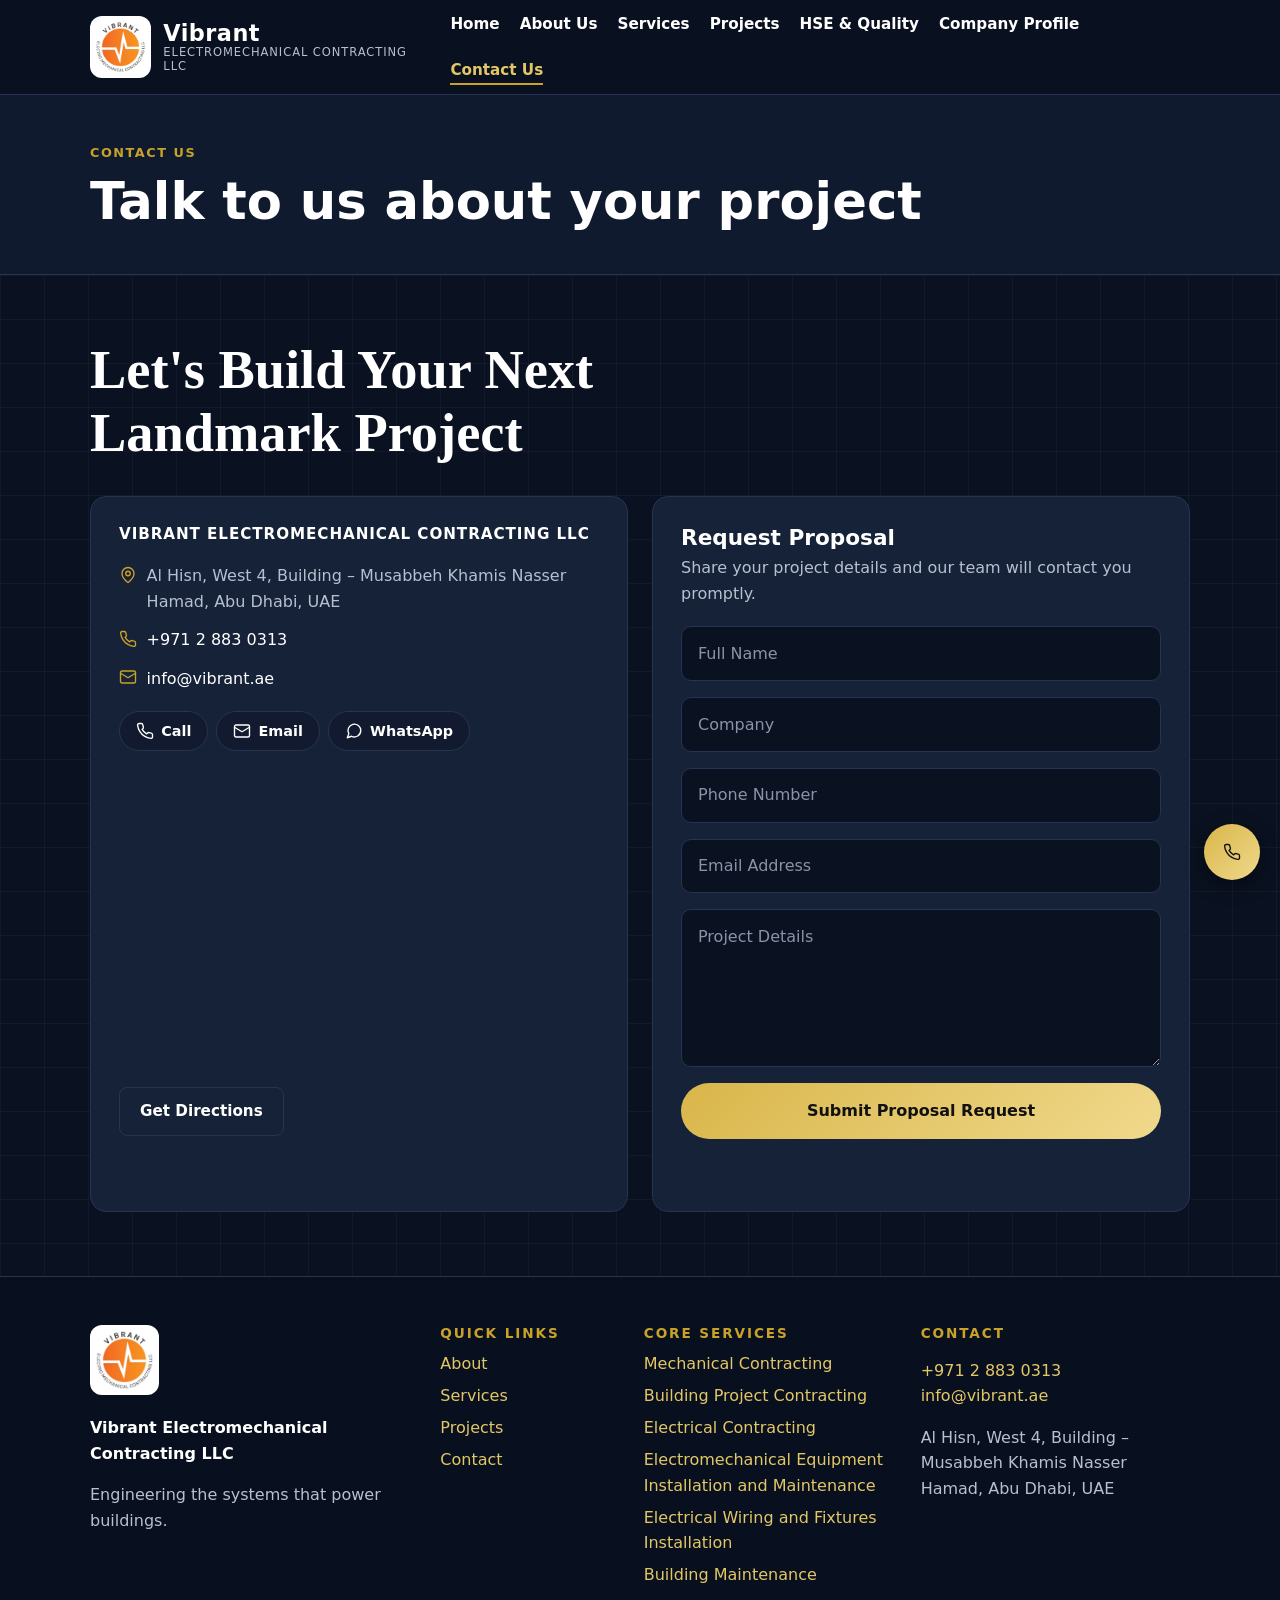
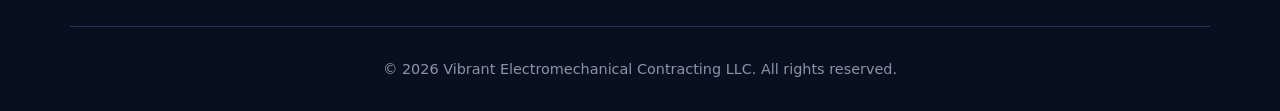
<file: contact.html>
<!DOCTYPE html>
<html lang="en">
<head>
  <meta charset="utf-8">
  <meta name="viewport" content="width=device-width, initial-scale=1">
  <title>Contact Us | Vibrant Electromechanical Contracting LLC</title>
  <meta name="description" content="Contact Vibrant Electromechanical Contracting LLC in Abu Dhabi: phone, WhatsApp, email, office address and map.">
  <meta property="og:title" content="Contact Us | Vibrant Electromechanical Contracting LLC">
  <meta property="og:description" content="Contact Vibrant Electromechanical Contracting LLC in Abu Dhabi: phone, WhatsApp, email, office address and map.">
  <meta property="og:type" content="website">
  <meta property="og:url" content="https://vibrant.ae/contact.html">
  <meta property="og:image" content="https://vibrant.ae/images/project-01.jpg">
  <link rel="canonical" href="https://vibrant.ae/contact.html">
  <link rel="icon" href="images/favicon.ico">
  <link rel="icon" type="image/png" href="images/favicon.png">
  <link rel="stylesheet" href="css/style.css">
</head>
<body>
<a class="skip-link" href="#main">Skip to main content</a>
  <header class="site-header">
    <div class="container header-inner">
      <a class="brand" href="index.html" aria-label="Vibrant Electromechanical Contracting LLC — home">
        <span class="brand-logo"><img src="images/logo.png" alt="Vibrant Electromechanical Contracting LLC logo" width="52" height="52"></span>
        <span class="brand-text"><strong>Vibrant</strong><small>Electromechanical Contracting LLC</small></span>
      </a>
      <button class="nav-toggle" type="button" aria-expanded="false" aria-controls="main-nav" aria-label="Toggle navigation menu"><span></span><span></span><span></span></button>
      <nav id="main-nav" class="main-nav" aria-label="Main navigation">
        <ul>
            <li><a href="index.html">Home</a></li>
            <li><a href="about.html">About Us</a></li>
            <li><a href="services.html">Services</a></li>
            <li><a href="projects.html">Projects</a></li>
            <li><a href="hse-quality.html">HSE & Quality</a></li>
            <li><a href="company-profile.html">Company Profile</a></li>
            <li><a href="contact.html" class="active" aria-current="page">Contact Us</a></li>
        </ul>
      </nav>
    </div>
  </header>
  <main id="main">
<section class="page-hero"><div class="container">
      <p class="eyebrow">Contact Us</p>
      <h1>Talk to us about your project</h1>
    </div></section>
  <section class="landmark-section" aria-label="Contact us — request a proposal">
    <div class="container">
      <h2 class="landmark-heading">Let's Build Your Next Landmark Project</h2>
      <div class="landmark-grid">
        <article class="landmark-card">
          <h3 class="landmark-company">Vibrant Electromechanical Contracting LLC</h3>
          <ul class="landmark-info">
            <li><svg width="18" height="18" viewBox="0 0 24 24" fill="none" stroke="#c9a227" stroke-width="1.8" stroke-linecap="round" stroke-linejoin="round" aria-hidden="true"><path d="M20 10c0 6-8 12-8 12s-8-6-8-12a8 8 0 1 1 16 0z"/><circle cx="12" cy="10" r="3"/></svg><address>Al Hisn, West 4, Building &ndash; Musabbeh Khamis Nasser Hamad, Abu Dhabi, UAE</address></li>
            <li><svg width="18" height="18" viewBox="0 0 24 24" fill="none" stroke="#c9a227" stroke-width="1.8" stroke-linecap="round" stroke-linejoin="round" aria-hidden="true"><path d="M22 16.9v3a2 2 0 0 1-2.2 2 19.8 19.8 0 0 1-8.6-3.1 19.5 19.5 0 0 1-6-6A19.8 19.8 0 0 1 2.1 4.2 2 2 0 0 1 4.1 2h3a2 2 0 0 1 2 1.7c.13.96.36 1.9.7 2.8a2 2 0 0 1-.45 2.1L8.1 9.9a16 16 0 0 0 6 6l1.3-1.25a2 2 0 0 1 2.1-.45c.9.34 1.84.57 2.8.7A2 2 0 0 1 22 16.9z"/></svg><a href="tel:+97128830313">+971 2 883 0313</a></li>
            <li><svg width="18" height="18" viewBox="0 0 24 24" fill="none" stroke="#c9a227" stroke-width="1.8" stroke-linecap="round" stroke-linejoin="round" aria-hidden="true"><rect x="2" y="4" width="20" height="16" rx="2"/><path d="m22 7-10 6L2 7"/></svg><a href="mailto:info@vibrant.ae">info@vibrant.ae</a></li>
          </ul>
          <div class="landmark-pills">
            <a class="landmark-pill" href="tel:+97128830313"><svg width="18" height="18" viewBox="0 0 24 24" fill="none" stroke="currentColor" stroke-width="1.8" stroke-linecap="round" stroke-linejoin="round" aria-hidden="true"><path d="M22 16.9v3a2 2 0 0 1-2.2 2 19.8 19.8 0 0 1-8.6-3.1 19.5 19.5 0 0 1-6-6A19.8 19.8 0 0 1 2.1 4.2 2 2 0 0 1 4.1 2h3a2 2 0 0 1 2 1.7c.13.96.36 1.9.7 2.8a2 2 0 0 1-.45 2.1L8.1 9.9a16 16 0 0 0 6 6l1.3-1.25a2 2 0 0 1 2.1-.45c.9.34 1.84.57 2.8.7A2 2 0 0 1 22 16.9z"/></svg><span>Call</span></a>
            <a class="landmark-pill" href="mailto:info@vibrant.ae"><svg width="18" height="18" viewBox="0 0 24 24" fill="none" stroke="currentColor" stroke-width="1.8" stroke-linecap="round" stroke-linejoin="round" aria-hidden="true"><rect x="2" y="4" width="20" height="16" rx="2"/><path d="m22 7-10 6L2 7"/></svg><span>Email</span></a>
            <a class="landmark-pill" href="https://wa.me/971556652211" target="_blank" rel="noopener"><svg width="18" height="18" viewBox="0 0 24 24" fill="none" stroke="currentColor" stroke-width="1.8" stroke-linecap="round" stroke-linejoin="round" aria-hidden="true"><path d="M21 11.5a8.5 8.5 0 0 1-12.4 7.5L3 21l2.1-5.5A8.5 8.5 0 1 1 21 11.5z"/></svg><span>WhatsApp</span></a>
          </div>
          <div class="landmark-map">
            <iframe title="Map &mdash; Vibrant Electromechanical Contracting LLC office location" src="https://maps.google.com/maps?q=24.479896,54.357960&output=embed" width="600" height="300" style="border:0" loading="lazy" allowfullscreen referrerpolicy="no-referrer-when-downgrade"></iframe>
          </div>
          <p class="landmark-directions"><a class="btn btn-outline" href="https://www.google.com/maps/dir/?api=1&destination=24.479896,54.357960" target="_blank" rel="noopener">Get Directions</a></p>
        </article>
        <article class="landmark-card">
          <h3 class="landmark-form-title">Request Proposal</h3>
          <p class="landmark-sub">Share your project details and our team will contact you promptly.</p>
         
          <form class="landmark-form contact-form" action="mailto:info@vibrant.ae?subject=New%20Proposal%20Request" method="post" enctype="text/plain">
            <label class="sr-only" for="lm-name">Full Name</label>
            <input id="lm-name" name="name" type="text" placeholder="Full Name" autocomplete="name" required>
            <label class="sr-only" for="lm-company">Company</label>
            <input id="lm-company" name="company" type="text" placeholder="Company" autocomplete="organization">
            <label class="sr-only" for="lm-phone">Phone Number</label>
            <input id="lm-phone" name="phone" type="tel" placeholder="Phone Number" autocomplete="tel" required>
            <label class="sr-only" for="lm-email">Email Address</label>
            <input id="lm-email" name="email" type="email" placeholder="Email Address" autocomplete="email" required>
            <label class="sr-only" for="lm-details">Project Details</label>
            <textarea id="lm-details" name="details" rows="5" placeholder="Project Details" required></textarea>
            <button class="landmark-submit" type="submit">Submit Proposal Request</button>
            <p class="footnote"></p>
          </form>
        </article>
      </div>
    </div>
  </section>
  </main>
<footer class="site-footer">
    <div class="container footer-grid">
      <div>
        <span class="brand-logo footer-logo"><img src="images/logo.png" alt="Vibrant Electromechanical Contracting LLC logo" width="60" height="60" loading="lazy"></span>
        <p class="footer-brand-name"><strong>Vibrant Electromechanical Contracting LLC</strong></p>
        <p>Engineering the systems that power buildings.</p>
      </div>
      <nav aria-label="Footer quick links">
        <h3>Quick Links</h3>
        <ul>
          <li><a href="about.html">About</a></li>
          <li><a href="services.html">Services</a></li>
          <li><a href="projects.html">Projects</a></li>
          <li><a href="contact.html">Contact</a></li>
        </ul>
      </nav>
      <nav aria-label="Footer core services">
        <h3>Core Services</h3>
        <ul>
          <li><a href="services.html">Mechanical Contracting</a></li>
          <li><a href="services.html">Building Project Contracting</a></li>
          <li><a href="services.html">Electrical Contracting</a></li>
          <li><a href="services.html">Electromechanical Equipment Installation and Maintenance</a></li>
          <li><a href="services.html">Electrical Wiring and Fixtures Installation</a></li>
          <li><a href="services.html">Building Maintenance</a></li>
        </ul>
      </nav>
      <div>
        <h3>Contact</h3>
        <p><a href="tel:+97128830313">+971 2 883 0313</a><br>
        <a href="mailto:info@vibrant.ae">info@vibrant.ae</a></p>
        <address>Al Hisn, West 4, Building &ndash; Musabbeh Khamis Nasser Hamad, Abu Dhabi, UAE</address>
      </div>
    </div>
    <div class="footer-bottom container"><p>&copy; 2026 Vibrant Electromechanical Contracting LLC. All rights reserved.</p></div>
  </footer>
  <!-- Floating WhatsApp button: gold circle, appears on every page -->
  <a class="whatsapp-float" href="https://wa.me/971556652211" target="_blank" rel="noopener" aria-label="Chat with us on WhatsApp (+971 55 665 2211)"><svg width="18" height="18" viewBox="0 0 24 24" fill="none" stroke="#111111" stroke-width="1.8" stroke-linecap="round" stroke-linejoin="round" aria-hidden="true"><path d="M22 16.9v3a2 2 0 0 1-2.2 2 19.8 19.8 0 0 1-8.6-3.1 19.5 19.5 0 0 1-6-6A19.8 19.8 0 0 1 2.1 4.2 2 2 0 0 1 4.1 2h3a2 2 0 0 1 2 1.7c.13.96.36 1.9.7 2.8a2 2 0 0 1-.45 2.1L8.1 9.9a16 16 0 0 0 6 6l1.3-1.25a2 2 0 0 1 2.1-.45c.9.34 1.84.57 2.8.7A2 2 0 0 1 22 16.9z"/></svg></a>
  <script src="js/main.js"></script>
</body>
</html>
</file>
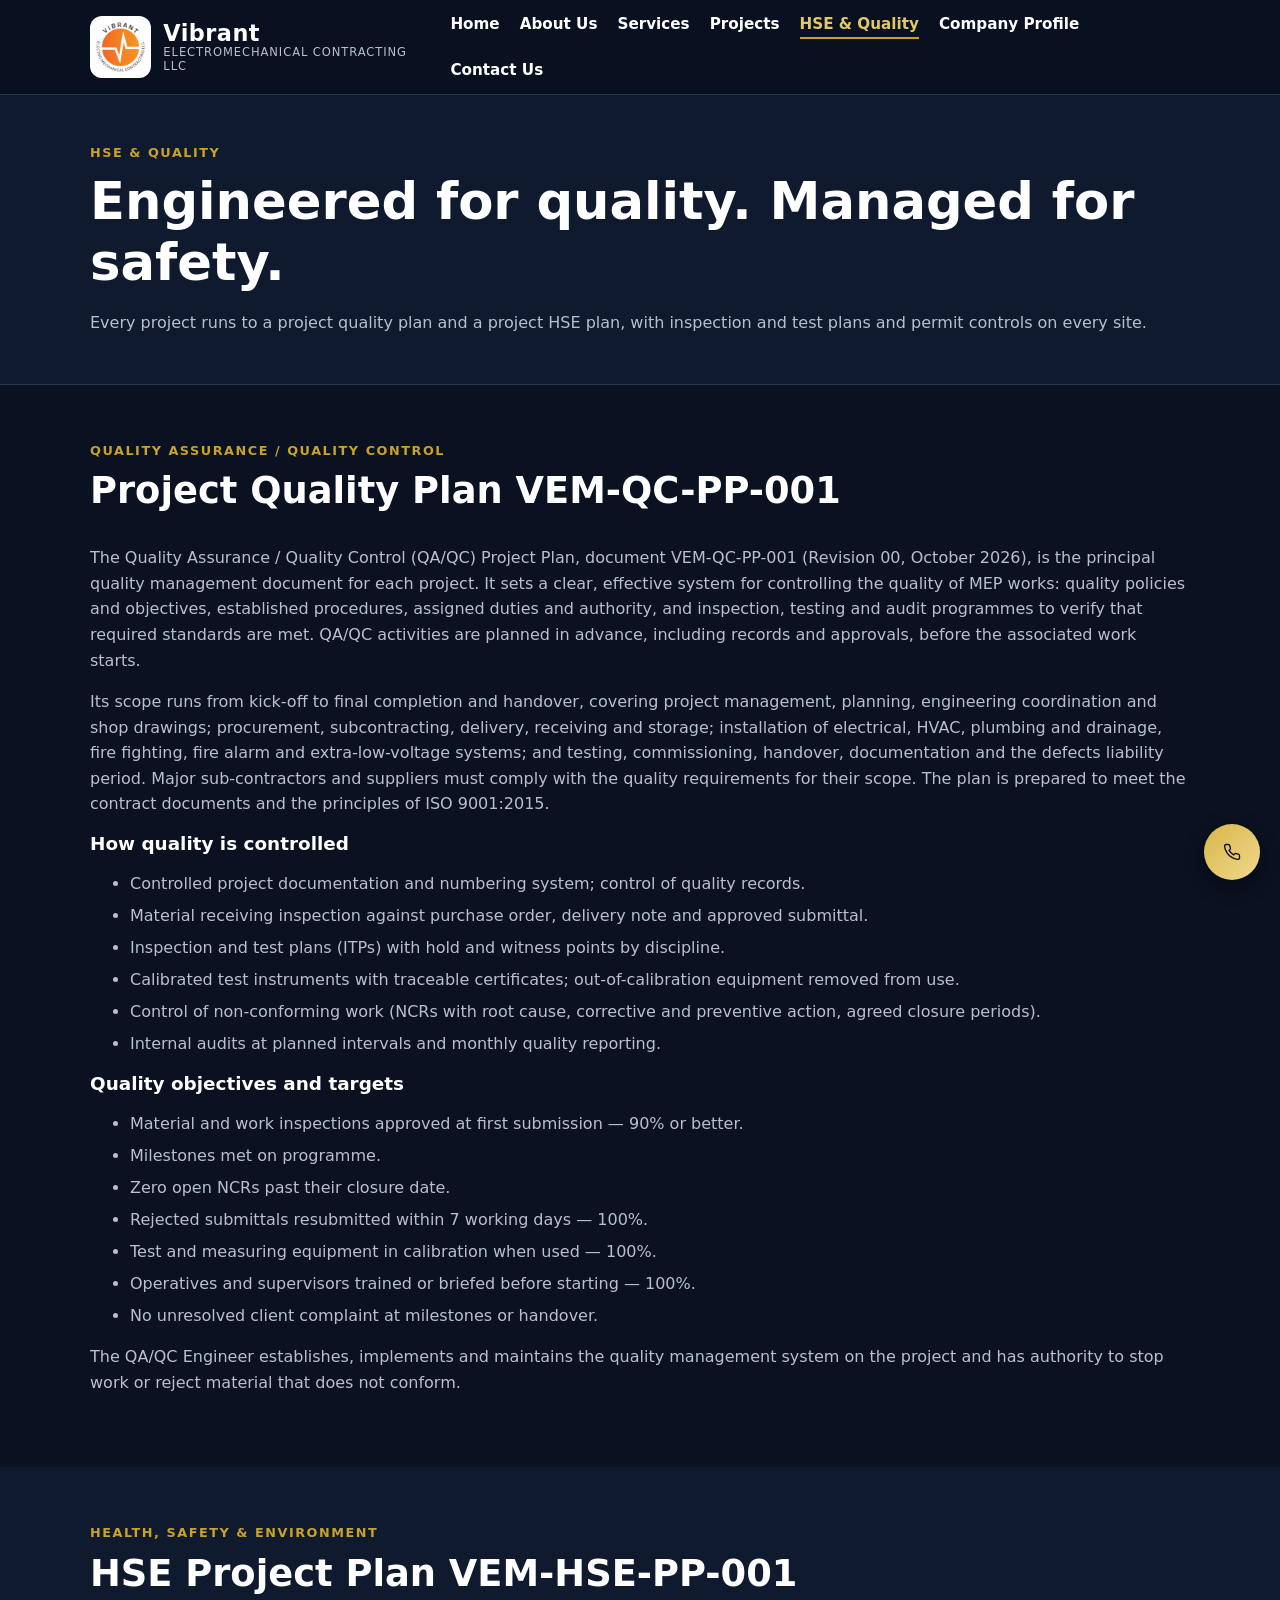
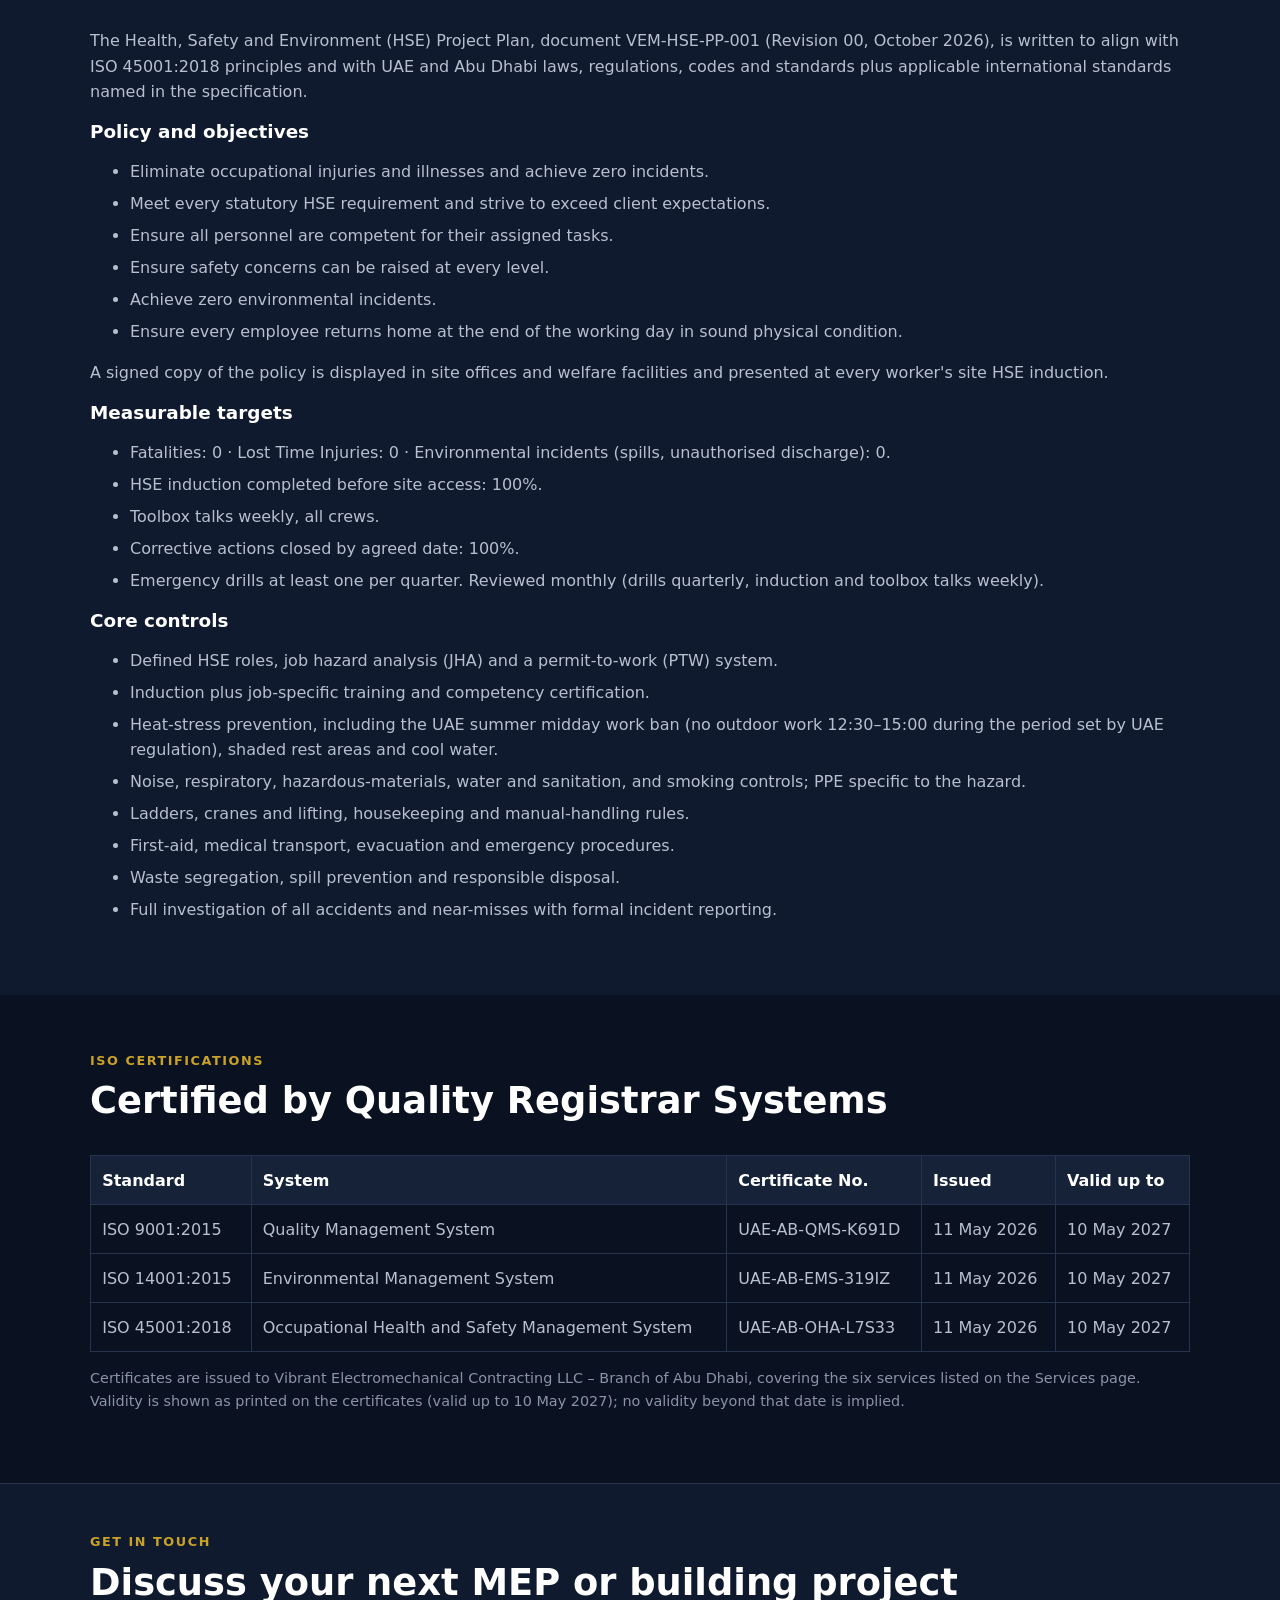
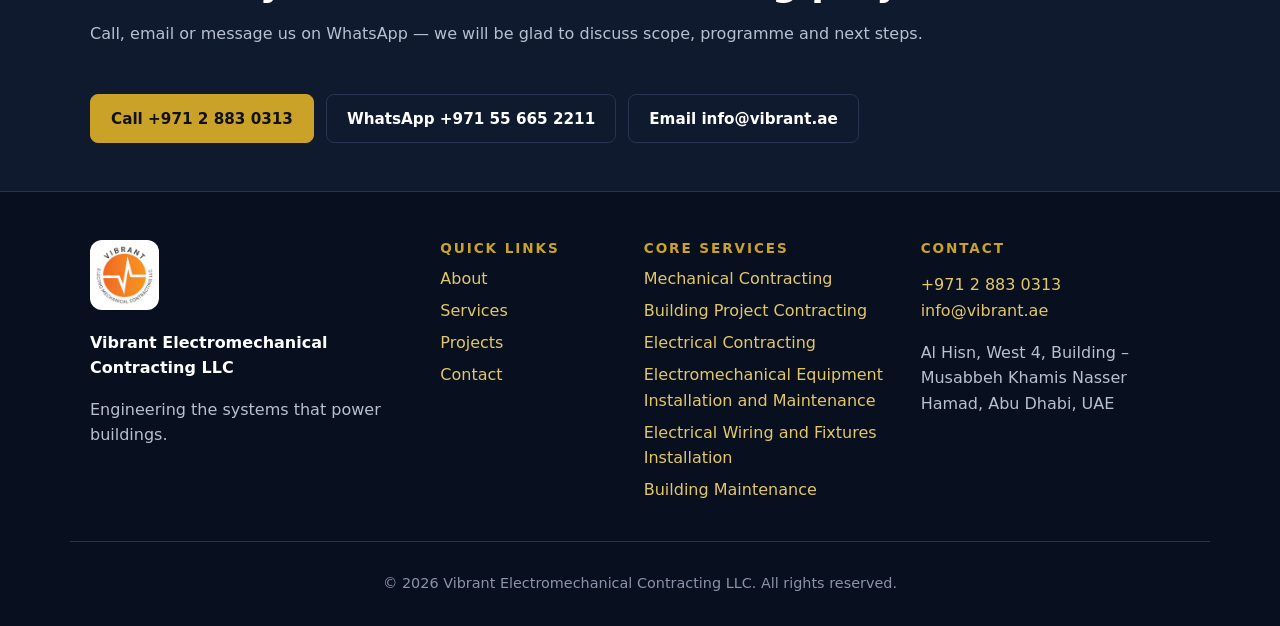
<file: hse-quality.html>
<!DOCTYPE html>
<html lang="en">
<head>
  <meta charset="utf-8">
  <meta name="viewport" content="width=device-width, initial-scale=1">
  <title>HSE & Quality | Vibrant Electromechanical Contracting LLC</title>
  <meta name="description" content="Quality and HSE at Vibrant Electromechanical Contracting LLC: QA/QC plan VEM-QC-PP-001, HSE plan VEM-HSE-PP-001, and ISO 9001, 14001 and 45001 certifications.">
  <meta property="og:title" content="HSE & Quality | Vibrant Electromechanical Contracting LLC">
  <meta property="og:description" content="Quality and HSE at Vibrant Electromechanical Contracting LLC: QA/QC plan VEM-QC-PP-001, HSE plan VEM-HSE-PP-001, and ISO 9001, 14001 and 45001 certifications.">
  <meta property="og:type" content="website">
  <meta property="og:url" content="https://vibrant.ae/hse-quality.html">
  <meta property="og:image" content="https://vibrant.ae/images/project-01.jpg">
  <link rel="canonical" href="https://vibrant.ae/hse-quality.html">
  <link rel="icon" href="images/favicon.ico">
  <link rel="icon" type="image/png" href="images/favicon.png">
  <link rel="stylesheet" href="css/style.css">
</head>
<body>
<a class="skip-link" href="#main">Skip to main content</a>
  <header class="site-header">
    <div class="container header-inner">
      <a class="brand" href="index.html" aria-label="Vibrant Electromechanical Contracting LLC — home">
        <span class="brand-logo"><img src="images/logo.png" alt="Vibrant Electromechanical Contracting LLC logo" width="52" height="52"></span>
        <span class="brand-text"><strong>Vibrant</strong><small>Electromechanical Contracting LLC</small></span>
      </a>
      <button class="nav-toggle" type="button" aria-expanded="false" aria-controls="main-nav" aria-label="Toggle navigation menu"><span></span><span></span><span></span></button>
      <nav id="main-nav" class="main-nav" aria-label="Main navigation">
        <ul>
            <li><a href="index.html">Home</a></li>
            <li><a href="about.html">About Us</a></li>
            <li><a href="services.html">Services</a></li>
            <li><a href="projects.html">Projects</a></li>
            <li><a href="hse-quality.html" class="active" aria-current="page">HSE & Quality</a></li>
            <li><a href="company-profile.html">Company Profile</a></li>
            <li><a href="contact.html">Contact Us</a></li>
        </ul>
      </nav>
    </div>
  </header>
  <main id="main">
<section class="page-hero"><div class="container">
      <p class="eyebrow">HSE & Quality</p>
      <h1>Engineered for quality. Managed for safety.</h1>
      <p>Every project runs to a project quality plan and a project HSE plan, with inspection and test plans and permit controls on every site.</p>
    </div></section>
  <section class="section"><div class="container">
    <div class="section-head">
      <p class="eyebrow">Quality Assurance / Quality Control</p>
      <h2>Project Quality Plan VEM-QC-PP-001</h2>
    </div>
    <p>The Quality Assurance / Quality Control (QA/QC) Project Plan, document VEM-QC-PP-001 (Revision 00, October 2026), is the principal quality management document for each project. It sets a clear, effective system for controlling the quality of MEP works: quality policies and objectives, established procedures, assigned duties and authority, and inspection, testing and audit programmes to verify that required standards are met. QA/QC activities are planned in advance, including records and approvals, before the associated work starts.</p>
    <p>Its scope runs from kick-off to final completion and handover, covering project management, planning, engineering coordination and shop drawings; procurement, subcontracting, delivery, receiving and storage; installation of electrical, HVAC, plumbing and drainage, fire fighting, fire alarm and extra-low-voltage systems; and testing, commissioning, handover, documentation and the defects liability period. Major sub-contractors and suppliers must comply with the quality requirements for their scope. The plan is prepared to meet the contract documents and the principles of ISO 9001:2015.</p>
    <h3>How quality is controlled</h3>
    <ul class="bullets">
      <li>Controlled project documentation and numbering system; control of quality records.</li>
      <li>Material receiving inspection against purchase order, delivery note and approved submittal.</li>
      <li>Inspection and test plans (ITPs) with hold and witness points by discipline.</li>
      <li>Calibrated test instruments with traceable certificates; out-of-calibration equipment removed from use.</li>
      <li>Control of non-conforming work (NCRs with root cause, corrective and preventive action, agreed closure periods).</li>
      <li>Internal audits at planned intervals and monthly quality reporting.</li>
    </ul>
    <h3>Quality objectives and targets</h3>
    <ul class="bullets">
      <li>Material and work inspections approved at first submission — 90% or better.</li>
      <li>Milestones met on programme.</li>
      <li>Zero open NCRs past their closure date.</li>
      <li>Rejected submittals resubmitted within 7 working days — 100%.</li>
      <li>Test and measuring equipment in calibration when used — 100%.</li>
      <li>Operatives and supervisors trained or briefed before starting — 100%.</li>
      <li>No unresolved client complaint at milestones or handover.</li>
    </ul>
    <p>The QA/QC Engineer establishes, implements and maintains the quality management system on the project and has authority to stop work or reject material that does not conform.</p>
  </div></section>
  <section class="section section-alt"><div class="container">
    <div class="section-head">
      <p class="eyebrow">Health, Safety & Environment</p>
      <h2>HSE Project Plan VEM-HSE-PP-001</h2>
    </div>
    <p>The Health, Safety and Environment (HSE) Project Plan, document VEM-HSE-PP-001 (Revision 00, October 2026), is written to align with ISO 45001:2018 principles and with UAE and Abu Dhabi laws, regulations, codes and standards plus applicable international standards named in the specification.</p>
    <h3>Policy and objectives</h3>
    <ul class="bullets">
      <li>Eliminate occupational injuries and illnesses and achieve zero incidents.</li>
      <li>Meet every statutory HSE requirement and strive to exceed client expectations.</li>
      <li>Ensure all personnel are competent for their assigned tasks.</li>
      <li>Ensure safety concerns can be raised at every level.</li>
      <li>Achieve zero environmental incidents.</li>
      <li>Ensure every employee returns home at the end of the working day in sound physical condition.</li>
    </ul>
    <p>A signed copy of the policy is displayed in site offices and welfare facilities and presented at every worker&apos;s site HSE induction.</p>
    <h3>Measurable targets</h3>
    <ul class="bullets">
      <li>Fatalities: 0 &middot; Lost Time Injuries: 0 &middot; Environmental incidents (spills, unauthorised discharge): 0.</li>
      <li>HSE induction completed before site access: 100%.</li>
      <li>Toolbox talks weekly, all crews.</li>
      <li>Corrective actions closed by agreed date: 100%.</li>
      <li>Emergency drills at least one per quarter. Reviewed monthly (drills quarterly, induction and toolbox talks weekly).</li>
    </ul>
    <h3>Core controls</h3>
    <ul class="bullets">
      <li>Defined HSE roles, job hazard analysis (JHA) and a permit-to-work (PTW) system.</li>
      <li>Induction plus job-specific training and competency certification.</li>
      <li>Heat-stress prevention, including the UAE summer midday work ban (no outdoor work 12:30–15:00 during the period set by UAE regulation), shaded rest areas and cool water.</li>
      <li>Noise, respiratory, hazardous-materials, water and sanitation, and smoking controls; PPE specific to the hazard.</li>
      <li>Ladders, cranes and lifting, housekeeping and manual-handling rules.</li>
      <li>First-aid, medical transport, evacuation and emergency procedures.</li>
      <li>Waste segregation, spill prevention and responsible disposal.</li>
      <li>Full investigation of all accidents and near-misses with formal incident reporting.</li>
    </ul>
  </div></section>
  <section class="section"><div class="container">
    <div class="section-head">
      <p class="eyebrow">ISO Certifications</p>
      <h2>Certified by Quality Registrar Systems</h2>
    </div>
    <table class="data-table">
      <thead><tr><th>Standard</th><th>System</th><th>Certificate No.</th><th>Issued</th><th>Valid up to</th></tr></thead>
      <tbody>
        <tr><td>ISO 9001:2015</td><td>Quality Management System</td><td>UAE-AB-QMS-K691D</td><td>11 May 2026</td><td>10 May 2027</td></tr>
        <tr><td>ISO 14001:2015</td><td>Environmental Management System</td><td>UAE-AB-EMS-319IZ</td><td>11 May 2026</td><td>10 May 2027</td></tr>
        <tr><td>ISO 45001:2018</td><td>Occupational Health and Safety Management System</td><td>UAE-AB-OHA-L7S33</td><td>11 May 2026</td><td>10 May 2027</td></tr>
      </tbody>
    </table>
    <p class="footnote">Certificates are issued to Vibrant Electromechanical Contracting LLC – Branch of Abu Dhabi, covering the six services listed on the Services page. Validity is shown as printed on the certificates (valid up to 10 May 2027); no validity beyond that date is implied.</p>
  </div></section>
<section class="cta-band"><div class="container cta-inner">
      <div><p class="eyebrow">Get in touch</p><h2>Discuss your next MEP or building project</h2>
      <p>Call, email or message us on WhatsApp — we will be glad to discuss scope, programme and next steps.</p></div>
      <div class="cta-actions">
        <a class="btn btn-gold" href="tel:+97128830313">Call +971 2 883 0313</a>
        <a class="btn btn-outline" href="https://wa.me/971556652211" target="_blank" rel="noopener">WhatsApp +971 55 665 2211</a>
        <a class="btn btn-outline" href="mailto:info@vibrant.ae">Email info@vibrant.ae</a>
      </div>
    </div></section>
  </main>
<footer class="site-footer">
    <div class="container footer-grid">
      <div>
        <span class="brand-logo footer-logo"><img src="images/logo.png" alt="Vibrant Electromechanical Contracting LLC logo" width="60" height="60" loading="lazy"></span>
        <p class="footer-brand-name"><strong>Vibrant Electromechanical Contracting LLC</strong></p>
        <p>Engineering the systems that power buildings.</p>
      </div>
      <nav aria-label="Footer quick links">
        <h3>Quick Links</h3>
        <ul>
          <li><a href="about.html">About</a></li>
          <li><a href="services.html">Services</a></li>
          <li><a href="projects.html">Projects</a></li>
          <li><a href="contact.html">Contact</a></li>
        </ul>
      </nav>
      <nav aria-label="Footer core services">
        <h3>Core Services</h3>
        <ul>
          <li><a href="services.html">Mechanical Contracting</a></li>
          <li><a href="services.html">Building Project Contracting</a></li>
          <li><a href="services.html">Electrical Contracting</a></li>
          <li><a href="services.html">Electromechanical Equipment Installation and Maintenance</a></li>
          <li><a href="services.html">Electrical Wiring and Fixtures Installation</a></li>
          <li><a href="services.html">Building Maintenance</a></li>
        </ul>
      </nav>
      <div>
        <h3>Contact</h3>
        <p><a href="tel:+97128830313">+971 2 883 0313</a><br>
        <a href="mailto:info@vibrant.ae">info@vibrant.ae</a></p>
        <address>Al Hisn, West 4, Building &ndash; Musabbeh Khamis Nasser Hamad, Abu Dhabi, UAE</address>
      </div>
    </div>
    <div class="footer-bottom container"><p>&copy; 2026 Vibrant Electromechanical Contracting LLC. All rights reserved.</p></div>
  </footer>
  <!-- Floating WhatsApp button: gold circle, appears on every page -->
  <a class="whatsapp-float" href="https://wa.me/971556652211" target="_blank" rel="noopener" aria-label="Chat with us on WhatsApp (+971 55 665 2211)"><svg width="18" height="18" viewBox="0 0 24 24" fill="none" stroke="#111111" stroke-width="1.8" stroke-linecap="round" stroke-linejoin="round" aria-hidden="true"><path d="M22 16.9v3a2 2 0 0 1-2.2 2 19.8 19.8 0 0 1-8.6-3.1 19.5 19.5 0 0 1-6-6A19.8 19.8 0 0 1 2.1 4.2 2 2 0 0 1 4.1 2h3a2 2 0 0 1 2 1.7c.13.96.36 1.9.7 2.8a2 2 0 0 1-.45 2.1L8.1 9.9a16 16 0 0 0 6 6l1.3-1.25a2 2 0 0 1 2.1-.45c.9.34 1.84.57 2.8.7A2 2 0 0 1 22 16.9z"/></svg></a>
  <script src="js/main.js"></script>
</body>
</html>
</file>
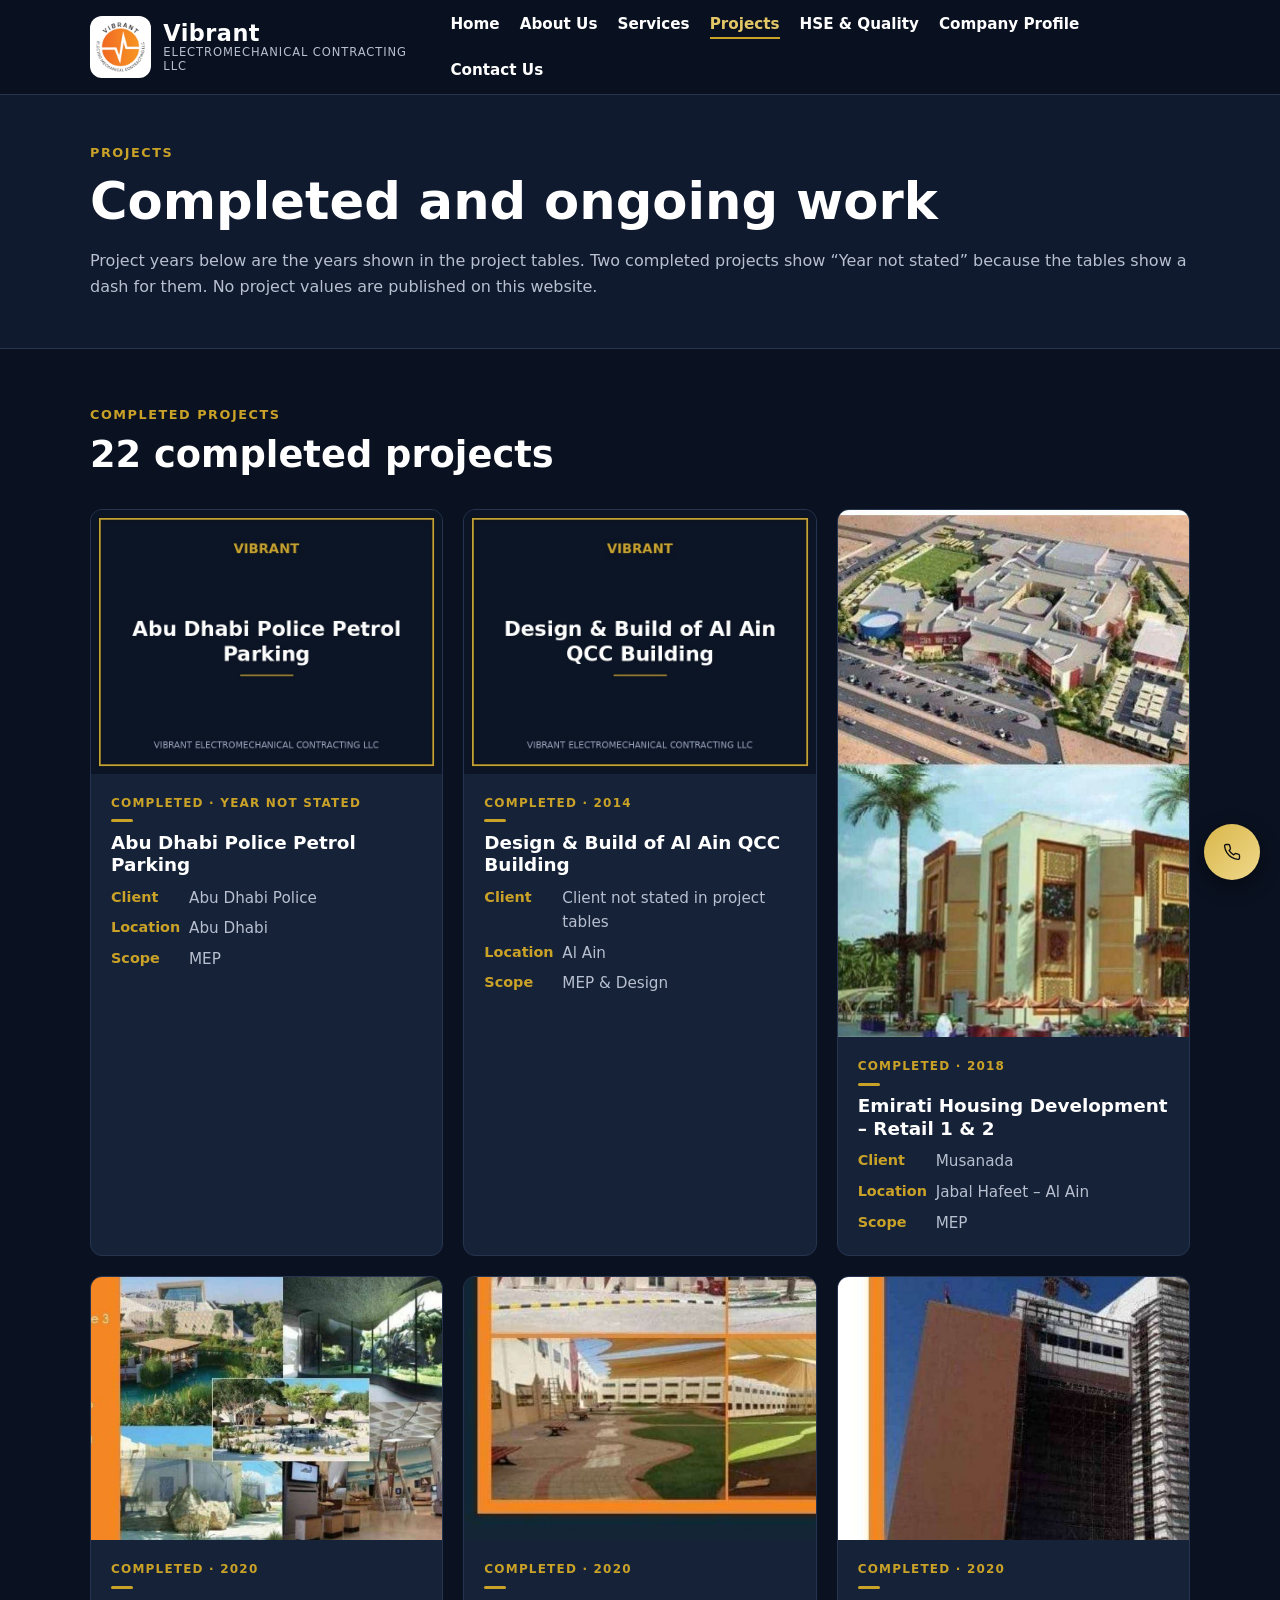
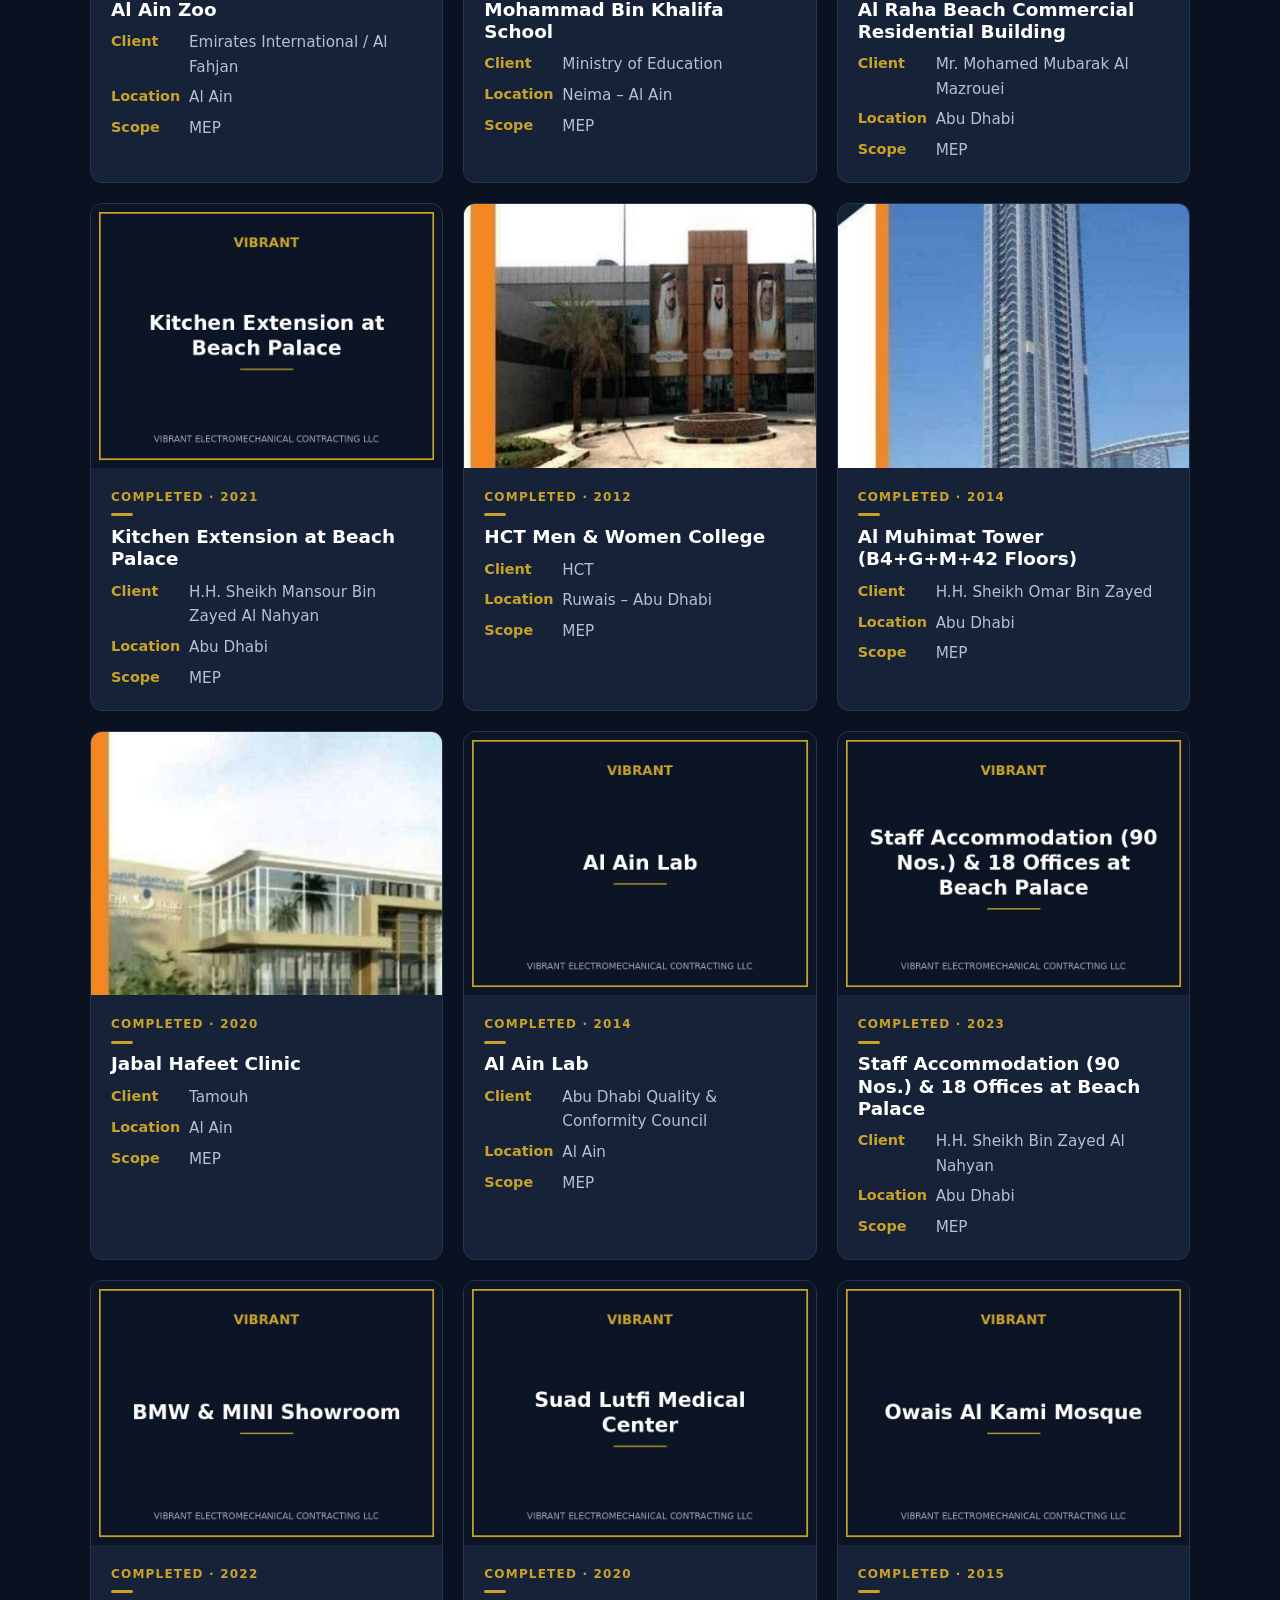
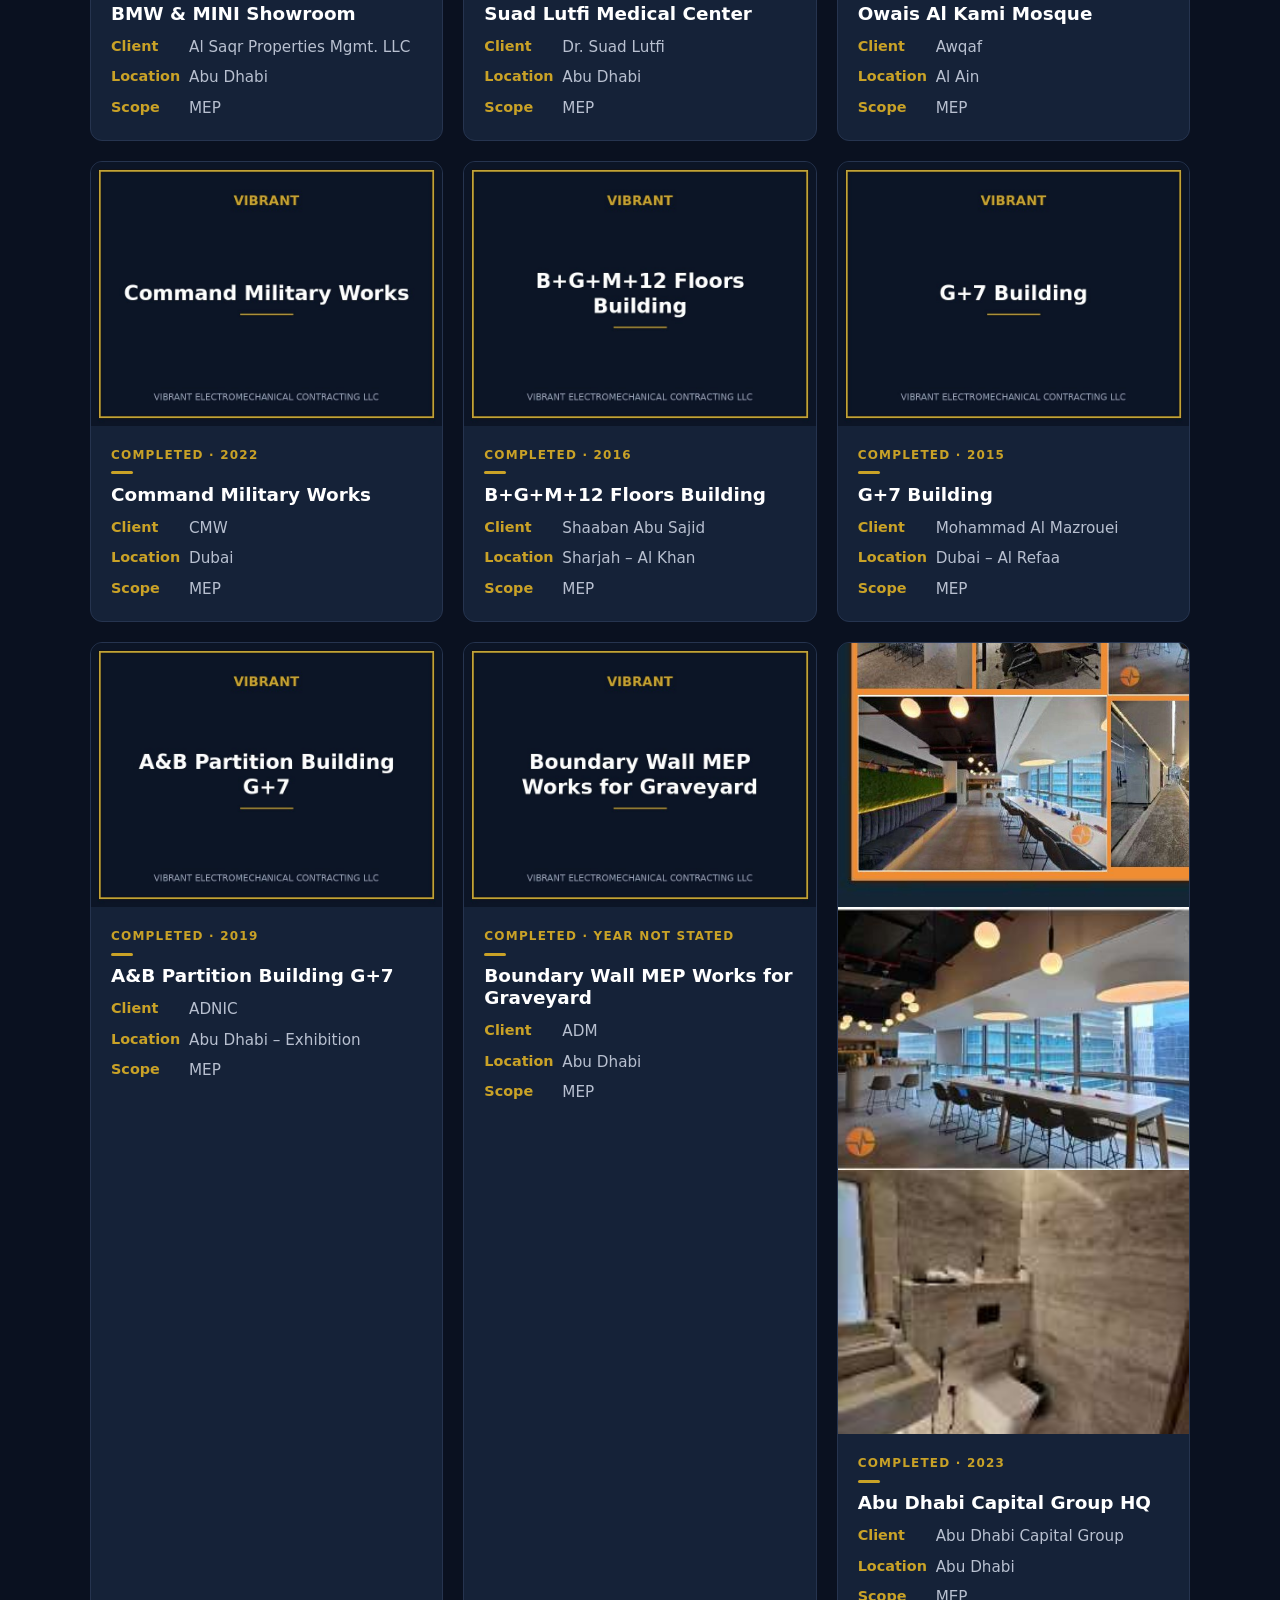
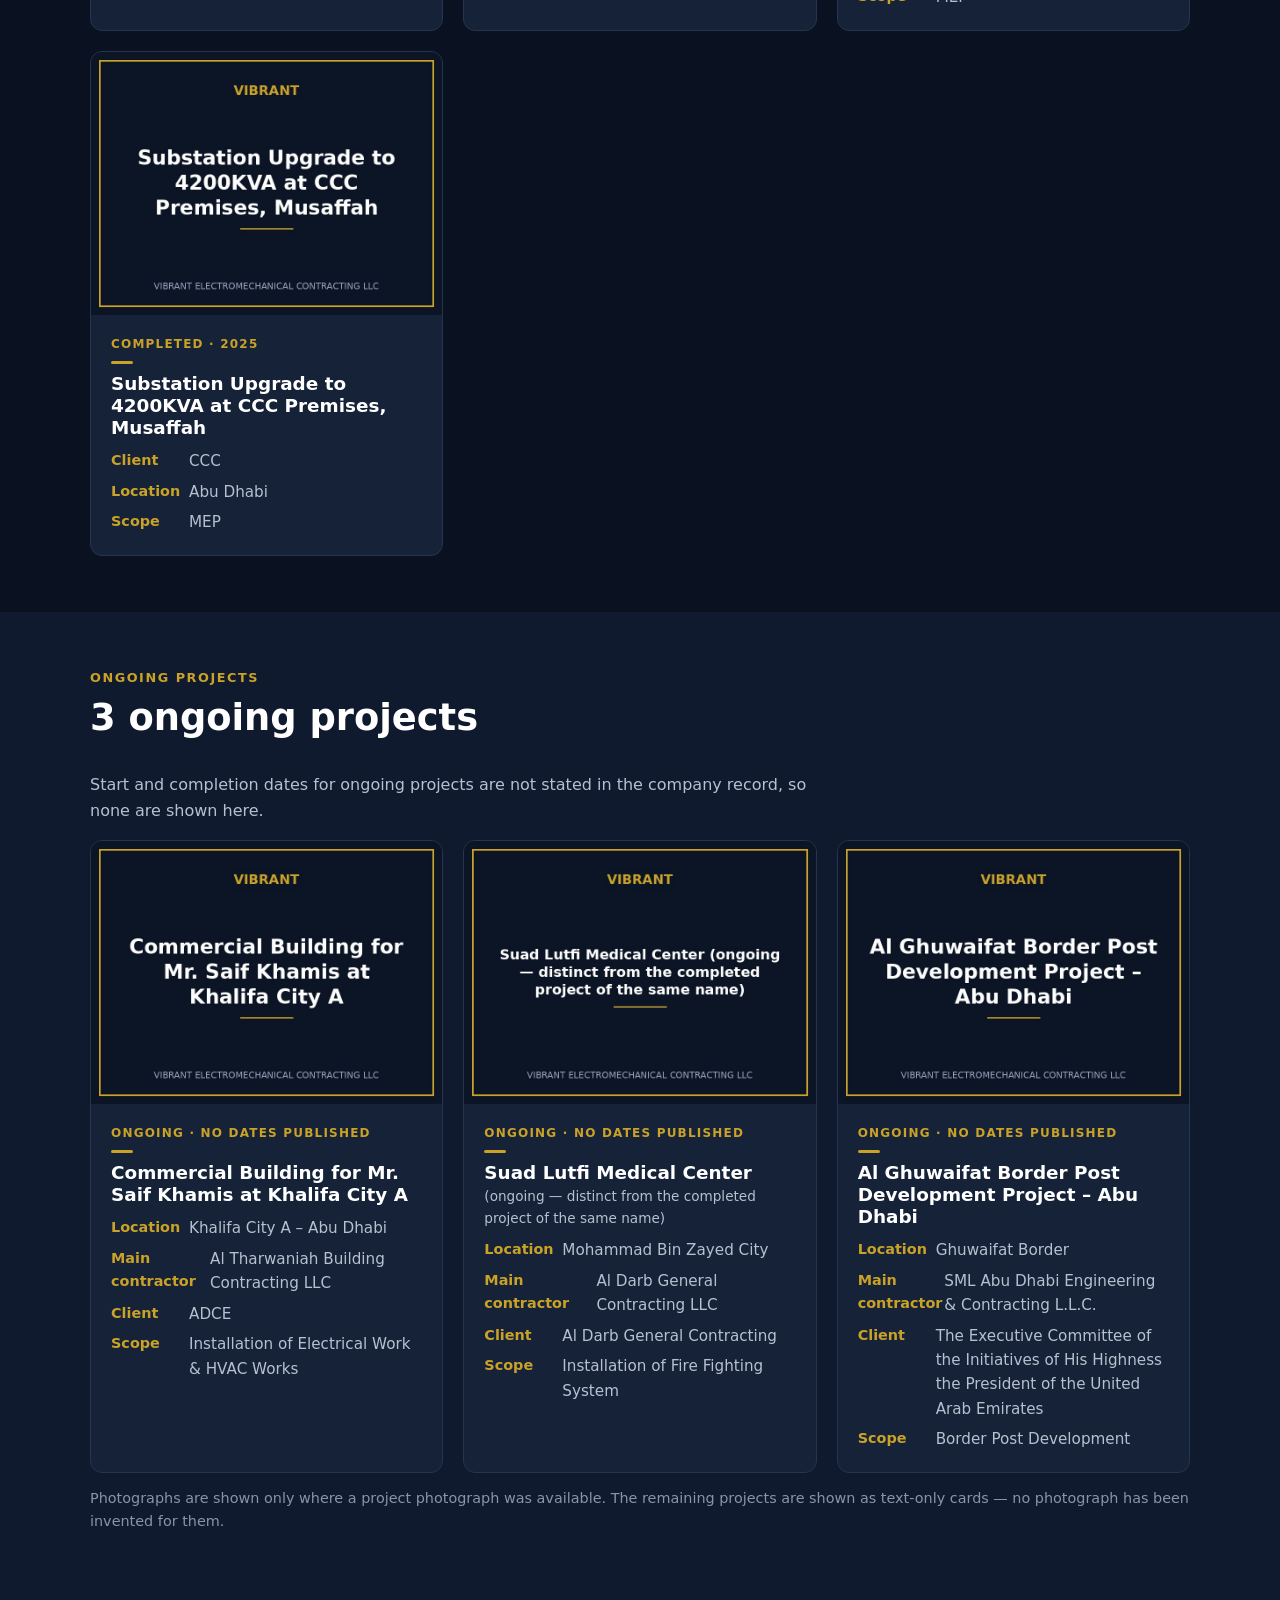
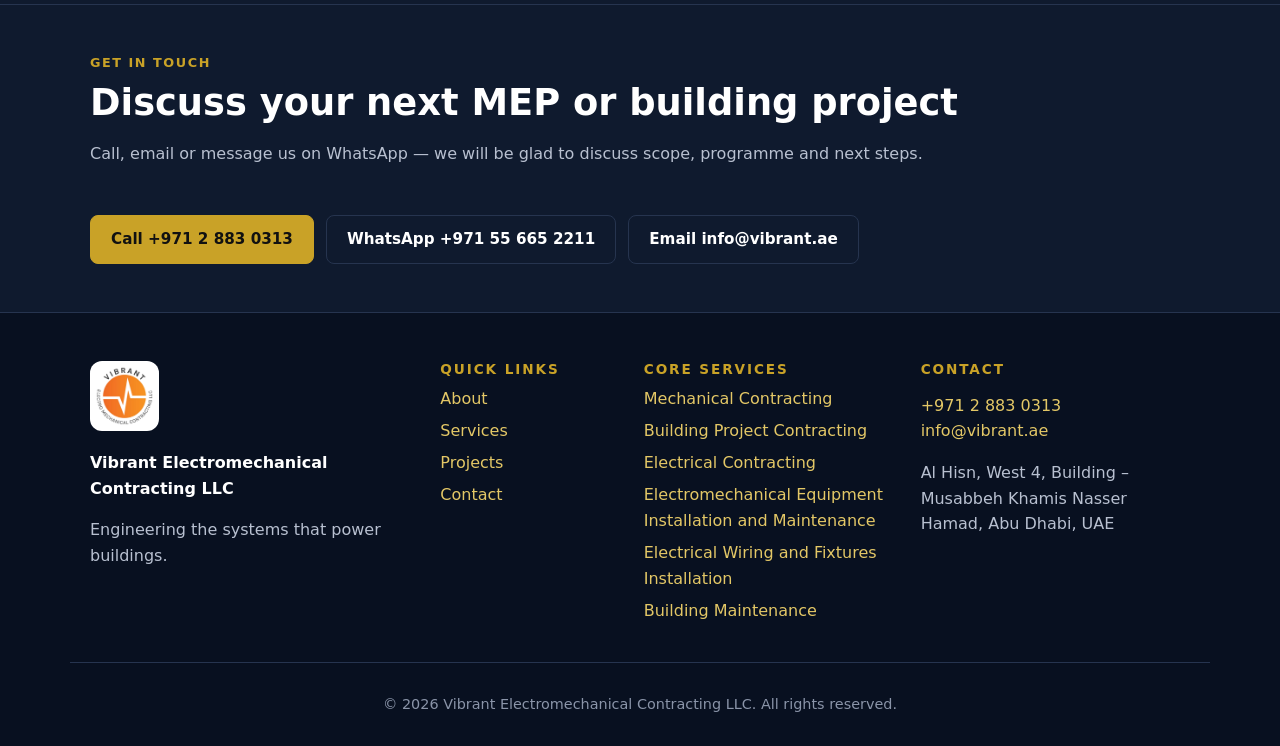
<file: projects.html>
<!DOCTYPE html>
<html lang="en">
<head>
  <meta charset="utf-8">
  <meta name="viewport" content="width=device-width, initial-scale=1">
  <title>Projects | Vibrant Electromechanical Contracting LLC</title>
  <meta name="description" content="22 completed and 3 ongoing projects from Vibrant Electromechanical Contracting LLC across Abu Dhabi, Al Ain, Dubai and Sharjah.">
  <meta property="og:title" content="Projects | Vibrant Electromechanical Contracting LLC">
  <meta property="og:description" content="22 completed and 3 ongoing projects from Vibrant Electromechanical Contracting LLC across Abu Dhabi, Al Ain, Dubai and Sharjah.">
  <meta property="og:type" content="website">
  <meta property="og:url" content="https://vibrant.ae/projects.html">
  <meta property="og:image" content="https://vibrant.ae/images/project-06.jpg">
  <link rel="canonical" href="https://vibrant.ae/projects.html">
  <link rel="icon" href="images/favicon.ico">
  <link rel="icon" type="image/png" href="images/favicon.png">
  <link rel="stylesheet" href="css/style.css">
</head>
<body>
<a class="skip-link" href="#main">Skip to main content</a>
  <header class="site-header">
    <div class="container header-inner">
      <a class="brand" href="index.html" aria-label="Vibrant Electromechanical Contracting LLC — home">
        <span class="brand-logo"><img src="images/logo.png" alt="Vibrant Electromechanical Contracting LLC logo" width="52" height="52"></span>
        <span class="brand-text"><strong>Vibrant</strong><small>Electromechanical Contracting LLC</small></span>
      </a>
      <button class="nav-toggle" type="button" aria-expanded="false" aria-controls="main-nav" aria-label="Toggle navigation menu"><span></span><span></span><span></span></button>
      <nav id="main-nav" class="main-nav" aria-label="Main navigation">
        <ul>
            <li><a href="index.html">Home</a></li>
            <li><a href="about.html">About Us</a></li>
            <li><a href="services.html">Services</a></li>
            <li><a href="projects.html" class="active" aria-current="page">Projects</a></li>
            <li><a href="hse-quality.html">HSE & Quality</a></li>
            <li><a href="company-profile.html">Company Profile</a></li>
            <li><a href="contact.html">Contact Us</a></li>
        </ul>
      </nav>
    </div>
  </header>
  <main id="main">
<section class="page-hero"><div class="container">
      <p class="eyebrow">Projects</p>
      <h1>Completed and ongoing work</h1>
      <p>Project years below are the years shown in the project tables. Two completed projects show “Year not stated” because the tables show a dash for them. No project values are published on this website.</p>
    </div></section>
  <section class="section"><div class="container">
    <div class="section-head">
      <p class="eyebrow">Completed Projects</p>
      <h2>22 completed projects</h2>
    </div>
    <div class="grid grid-3">
      <article class="card project-card">
        <div class="card-media"><img src="images/dummy-01.jpg" alt="Abu Dhabi Police Petrol Parking — placeholder image" loading="lazy"></div>
        <div class="card-body">
          <p class="card-eyebrow">Completed &middot; Year not stated</p>
          <h3>Abu Dhabi Police Petrol Parking</h3>
          <dl>
            <div><dt>Client</dt><dd>Abu Dhabi Police</dd></div>
            <div><dt>Location</dt><dd>Abu Dhabi</dd></div>
            <div><dt>Scope</dt><dd>MEP</dd></div>
          </dl>
        </div>
      </article>
      <article class="card project-card">
        <div class="card-media"><img src="images/dummy-02.jpg" alt="Design &amp; Build of Al Ain QCC Building — placeholder image" loading="lazy"></div>
        <div class="card-body">
          <p class="card-eyebrow">Completed &middot; 2014</p>
          <h3>Design &amp; Build of Al Ain QCC Building</h3>
          <dl>
            <div><dt>Client</dt><dd>Client not stated in project tables</dd></div>
            <div><dt>Location</dt><dd>Al Ain</dd></div>
            <div><dt>Scope</dt><dd>MEP &amp; Design</dd></div>
          </dl>
        </div>
      </article>
      <article class="card project-card">
        <div class="card-media"><img src="images/project-07.jpg" alt="Emirati Housing Development – Retail 1 &amp; 2 photograph" loading="lazy"><img src="images/project-08.jpg" alt="Emirati Housing Development – Retail 1 &amp; 2 photograph" loading="lazy"></div>
        <div class="card-body">
          <p class="card-eyebrow">Completed &middot; 2018</p>
          <h3>Emirati Housing Development – Retail 1 &amp; 2</h3>
          <dl>
            <div><dt>Client</dt><dd>Musanada</dd></div>
            <div><dt>Location</dt><dd>Jabal Hafeet – Al Ain</dd></div>
            <div><dt>Scope</dt><dd>MEP</dd></div>
          </dl>
        </div>
      </article>
      <article class="card project-card">
        <div class="card-media"><img src="images/project-06.jpg" alt="Al Ain Zoo photograph" loading="lazy"></div>
        <div class="card-body">
          <p class="card-eyebrow">Completed &middot; 2020</p>
          <h3>Al Ain Zoo</h3>
          <dl>
            <div><dt>Client</dt><dd>Emirates International / Al Fahjan</dd></div>
            <div><dt>Location</dt><dd>Al Ain</dd></div>
            <div><dt>Scope</dt><dd>MEP</dd></div>
          </dl>
        </div>
      </article>
      <article class="card project-card">
        <div class="card-media"><img src="images/project-04.jpg" alt="Mohammad Bin Khalifa School photograph" loading="lazy"></div>
        <div class="card-body">
          <p class="card-eyebrow">Completed &middot; 2020</p>
          <h3>Mohammad Bin Khalifa School</h3>
          <dl>
            <div><dt>Client</dt><dd>Ministry of Education</dd></div>
            <div><dt>Location</dt><dd>Neima – Al Ain</dd></div>
            <div><dt>Scope</dt><dd>MEP</dd></div>
          </dl>
        </div>
      </article>
      <article class="card project-card">
        <div class="card-media"><img src="images/project-02.jpg" alt="Al Raha Beach Commercial Residential Building photograph" loading="lazy"></div>
        <div class="card-body">
          <p class="card-eyebrow">Completed &middot; 2020</p>
          <h3>Al Raha Beach Commercial Residential Building</h3>
          <dl>
            <div><dt>Client</dt><dd>Mr. Mohamed Mubarak Al Mazrouei</dd></div>
            <div><dt>Location</dt><dd>Abu Dhabi</dd></div>
            <div><dt>Scope</dt><dd>MEP</dd></div>
          </dl>
        </div>
      </article>
      <article class="card project-card">
        <div class="card-media"><img src="images/dummy-03.jpg" alt="Kitchen Extension at Beach Palace — placeholder image" loading="lazy"></div>
        <div class="card-body">
          <p class="card-eyebrow">Completed &middot; 2021</p>
          <h3>Kitchen Extension at Beach Palace</h3>
          <dl>
            <div><dt>Client</dt><dd>H.H. Sheikh Mansour Bin Zayed Al Nahyan</dd></div>
            <div><dt>Location</dt><dd>Abu Dhabi</dd></div>
            <div><dt>Scope</dt><dd>MEP</dd></div>
          </dl>
        </div>
      </article>
      <article class="card project-card">
        <div class="card-media"><img src="images/project-03.jpg" alt="HCT Men &amp; Women College photograph" loading="lazy"></div>
        <div class="card-body">
          <p class="card-eyebrow">Completed &middot; 2012</p>
          <h3>HCT Men &amp; Women College</h3>
          <dl>
            <div><dt>Client</dt><dd>HCT</dd></div>
            <div><dt>Location</dt><dd>Ruwais – Abu Dhabi</dd></div>
            <div><dt>Scope</dt><dd>MEP</dd></div>
          </dl>
        </div>
      </article>
      <article class="card project-card">
        <div class="card-media"><img src="images/project-01.jpg" alt="Al Muhimat Tower (B4+G+M+42 Floors) photograph" loading="lazy"></div>
        <div class="card-body">
          <p class="card-eyebrow">Completed &middot; 2014</p>
          <h3>Al Muhimat Tower (B4+G+M+42 Floors)</h3>
          <dl>
            <div><dt>Client</dt><dd>H.H. Sheikh Omar Bin Zayed</dd></div>
            <div><dt>Location</dt><dd>Abu Dhabi</dd></div>
            <div><dt>Scope</dt><dd>MEP</dd></div>
          </dl>
        </div>
      </article>
      <article class="card project-card">
        <div class="card-media"><img src="images/project-05.jpg" alt="Jabal Hafeet Clinic photograph" loading="lazy"></div>
        <div class="card-body">
          <p class="card-eyebrow">Completed &middot; 2020</p>
          <h3>Jabal Hafeet Clinic</h3>
          <dl>
            <div><dt>Client</dt><dd>Tamouh</dd></div>
            <div><dt>Location</dt><dd>Al Ain</dd></div>
            <div><dt>Scope</dt><dd>MEP</dd></div>
          </dl>
        </div>
      </article>
      <article class="card project-card">
        <div class="card-media"><img src="images/dummy-04.jpg" alt="Al Ain Lab — placeholder image" loading="lazy"></div>
        <div class="card-body">
          <p class="card-eyebrow">Completed &middot; 2014</p>
          <h3>Al Ain Lab</h3>
          <dl>
            <div><dt>Client</dt><dd>Abu Dhabi Quality &amp; Conformity Council</dd></div>
            <div><dt>Location</dt><dd>Al Ain</dd></div>
            <div><dt>Scope</dt><dd>MEP</dd></div>
          </dl>
        </div>
      </article>
      <article class="card project-card">
        <div class="card-media"><img src="images/dummy-05.jpg" alt="Staff Accommodation (90 Nos.) &amp; 18 Offices at Beach Palace — placeholder image" loading="lazy"></div>
        <div class="card-body">
          <p class="card-eyebrow">Completed &middot; 2023</p>
          <h3>Staff Accommodation (90 Nos.) &amp; 18 Offices at Beach Palace</h3>
          <dl>
            <div><dt>Client</dt><dd>H.H. Sheikh Bin Zayed Al Nahyan</dd></div>
            <div><dt>Location</dt><dd>Abu Dhabi</dd></div>
            <div><dt>Scope</dt><dd>MEP</dd></div>
          </dl>
        </div>
      </article>
      <article class="card project-card">
        <div class="card-media"><img src="images/dummy-06.jpg" alt="BMW &amp; MINI Showroom — placeholder image" loading="lazy"></div>
        <div class="card-body">
          <p class="card-eyebrow">Completed &middot; 2022</p>
          <h3>BMW &amp; MINI Showroom</h3>
          <dl>
            <div><dt>Client</dt><dd>Al Saqr Properties Mgmt. LLC</dd></div>
            <div><dt>Location</dt><dd>Abu Dhabi</dd></div>
            <div><dt>Scope</dt><dd>MEP</dd></div>
          </dl>
        </div>
      </article>
      <article class="card project-card">
        <div class="card-media"><img src="images/dummy-07.jpg" alt="Suad Lutfi Medical Center — placeholder image" loading="lazy"></div>
        <div class="card-body">
          <p class="card-eyebrow">Completed &middot; 2020</p>
          <h3>Suad Lutfi Medical Center</h3>
          <dl>
            <div><dt>Client</dt><dd>Dr. Suad Lutfi</dd></div>
            <div><dt>Location</dt><dd>Abu Dhabi</dd></div>
            <div><dt>Scope</dt><dd>MEP</dd></div>
          </dl>
        </div>
      </article>
      <article class="card project-card">
        <div class="card-media"><img src="images/dummy-08.jpg" alt="Owais Al Kami Mosque — placeholder image" loading="lazy"></div>
        <div class="card-body">
          <p class="card-eyebrow">Completed &middot; 2015</p>
          <h3>Owais Al Kami Mosque</h3>
          <dl>
            <div><dt>Client</dt><dd>Awqaf</dd></div>
            <div><dt>Location</dt><dd>Al Ain</dd></div>
            <div><dt>Scope</dt><dd>MEP</dd></div>
          </dl>
        </div>
      </article>
      <article class="card project-card">
        <div class="card-media"><img src="images/dummy-09.jpg" alt="Command Military Works — placeholder image" loading="lazy"></div>
        <div class="card-body">
          <p class="card-eyebrow">Completed &middot; 2022</p>
          <h3>Command Military Works</h3>
          <dl>
            <div><dt>Client</dt><dd>CMW</dd></div>
            <div><dt>Location</dt><dd>Dubai</dd></div>
            <div><dt>Scope</dt><dd>MEP</dd></div>
          </dl>
        </div>
      </article>
      <article class="card project-card">
        <div class="card-media"><img src="images/dummy-10.jpg" alt="B+G+M+12 Floors Building — placeholder image" loading="lazy"></div>
        <div class="card-body">
          <p class="card-eyebrow">Completed &middot; 2016</p>
          <h3>B+G+M+12 Floors Building</h3>
          <dl>
            <div><dt>Client</dt><dd>Shaaban Abu Sajid</dd></div>
            <div><dt>Location</dt><dd>Sharjah – Al Khan</dd></div>
            <div><dt>Scope</dt><dd>MEP</dd></div>
          </dl>
        </div>
      </article>
      <article class="card project-card">
        <div class="card-media"><img src="images/dummy-11.jpg" alt="G+7 Building — placeholder image" loading="lazy"></div>
        <div class="card-body">
          <p class="card-eyebrow">Completed &middot; 2015</p>
          <h3>G+7 Building</h3>
          <dl>
            <div><dt>Client</dt><dd>Mohammad Al Mazrouei</dd></div>
            <div><dt>Location</dt><dd>Dubai – Al Refaa</dd></div>
            <div><dt>Scope</dt><dd>MEP</dd></div>
          </dl>
        </div>
      </article>
      <article class="card project-card">
        <div class="card-media"><img src="images/dummy-12.jpg" alt="A&amp;B Partition Building G+7 — placeholder image" loading="lazy"></div>
        <div class="card-body">
          <p class="card-eyebrow">Completed &middot; 2019</p>
          <h3>A&amp;B Partition Building G+7</h3>
          <dl>
            <div><dt>Client</dt><dd>ADNIC</dd></div>
            <div><dt>Location</dt><dd>Abu Dhabi – Exhibition</dd></div>
            <div><dt>Scope</dt><dd>MEP</dd></div>
          </dl>
        </div>
      </article>
      <article class="card project-card">
        <div class="card-media"><img src="images/dummy-13.jpg" alt="Boundary Wall MEP Works for Graveyard — placeholder image" loading="lazy"></div>
        <div class="card-body">
          <p class="card-eyebrow">Completed &middot; Year not stated</p>
          <h3>Boundary Wall MEP Works for Graveyard</h3>
          <dl>
            <div><dt>Client</dt><dd>ADM</dd></div>
            <div><dt>Location</dt><dd>Abu Dhabi</dd></div>
            <div><dt>Scope</dt><dd>MEP</dd></div>
          </dl>
        </div>
      </article>
      <article class="card project-card">
        <div class="card-media"><img src="images/project-09.jpg" alt="Abu Dhabi Capital Group HQ photograph" loading="lazy"><img src="images/project-11.jpg" alt="Abu Dhabi Capital Group HQ meeting room photograph" loading="lazy"><img src="images/project-12.jpg" alt="Abu Dhabi Capital Group HQ washroom interior photograph" loading="lazy"></div>
        <div class="card-body">
          <p class="card-eyebrow">Completed &middot; 2023</p>
          <h3>Abu Dhabi Capital Group HQ</h3>
          <dl>
            <div><dt>Client</dt><dd>Abu Dhabi Capital Group</dd></div>
            <div><dt>Location</dt><dd>Abu Dhabi</dd></div>
            <div><dt>Scope</dt><dd>MEP</dd></div>
          </dl>
        </div>
      </article>
      <article class="card project-card">
        <div class="card-media"><img src="images/dummy-14.jpg" alt="Substation Upgrade to 4200KVA at CCC Premises, Musaffah — placeholder image" loading="lazy"></div>
        <div class="card-body">
          <p class="card-eyebrow">Completed &middot; 2025</p>
          <h3>Substation Upgrade to 4200KVA at CCC Premises, Musaffah</h3>
          <dl>
            <div><dt>Client</dt><dd>CCC</dd></div>
            <div><dt>Location</dt><dd>Abu Dhabi</dd></div>
            <div><dt>Scope</dt><dd>MEP</dd></div>
          </dl>
        </div>
      </article>
    </div>
  </div></section>
  <section class="section section-alt"><div class="container">
    <div class="section-head">
      <p class="eyebrow">Ongoing Projects</p>
      <h2>3 ongoing projects</h2>
    </div>
    <p class="section-intro">Start and completion dates for ongoing projects are not stated in the company record, so none are shown here.</p>
    <div class="grid grid-3">
      <article class="card project-card ongoing">
        <div class="card-media"><img src="images/dummy-15.jpg" alt="Commercial Building for Mr. Saif Khamis at Khalifa City A — placeholder image" loading="lazy"></div>
        <div class="card-body"><p class="card-eyebrow">Ongoing &middot; No dates published</p>
          <h3>Commercial Building for Mr. Saif Khamis at Khalifa City A</h3>
          <dl><div><dt>Location</dt><dd>Khalifa City A – Abu Dhabi</dd></div>
          <div><dt>Main contractor</dt><dd>Al Tharwaniah Building Contracting LLC</dd></div>
          <div><dt>Client</dt><dd>ADCE</dd></div>
          <div><dt>Scope</dt><dd>Installation of Electrical Work &amp; HVAC Works</dd></div></dl></div>
      </article>
      <article class="card project-card ongoing">
        <div class="card-media"><img src="images/dummy-16.jpg" alt="Suad Lutfi Medical Center (ongoing — distinct from the completed project of the same name) — placeholder image" loading="lazy"></div>
        <div class="card-body"><p class="card-eyebrow">Ongoing &middot; No dates published</p>
          <h3>Suad Lutfi Medical Center <small>(ongoing — distinct from the completed project of the same name)</small></h3>
          <dl><div><dt>Location</dt><dd>Mohammad Bin Zayed City</dd></div>
          <div><dt>Main contractor</dt><dd>Al Darb General Contracting LLC</dd></div>
          <div><dt>Client</dt><dd>Al Darb General Contracting</dd></div>
          <div><dt>Scope</dt><dd>Installation of Fire Fighting System</dd></div></dl></div>
      </article>
      <article class="card project-card ongoing">
        <div class="card-media"><img src="images/dummy-17.jpg" alt="Al Ghuwaifat Border Post Development Project – Abu Dhabi — placeholder image" loading="lazy"></div>
        <div class="card-body"><p class="card-eyebrow">Ongoing &middot; No dates published</p>
          <h3>Al Ghuwaifat Border Post Development Project – Abu Dhabi</h3>
          <dl><div><dt>Location</dt><dd>Ghuwaifat Border</dd></div>
          <div><dt>Main contractor</dt><dd>SML Abu Dhabi Engineering &amp; Contracting L.L.C.</dd></div>
          <div><dt>Client</dt><dd>The Executive Committee of the Initiatives of His Highness the President of the United Arab Emirates</dd></div>
          <div><dt>Scope</dt><dd>Border Post Development</dd></div></dl></div>
      </article>
    </div>
    <p class="footnote">Photographs are shown only where a project photograph was available. The remaining projects are shown as text-only cards — no photograph has been invented for them.</p>
  </div></section>
<section class="cta-band"><div class="container cta-inner">
      <div><p class="eyebrow">Get in touch</p><h2>Discuss your next MEP or building project</h2>
      <p>Call, email or message us on WhatsApp — we will be glad to discuss scope, programme and next steps.</p></div>
      <div class="cta-actions">
        <a class="btn btn-gold" href="tel:+97128830313">Call +971 2 883 0313</a>
        <a class="btn btn-outline" href="https://wa.me/971556652211" target="_blank" rel="noopener">WhatsApp +971 55 665 2211</a>
        <a class="btn btn-outline" href="mailto:info@vibrant.ae">Email info@vibrant.ae</a>
      </div>
    </div></section>
  </main>
<footer class="site-footer">
    <div class="container footer-grid">
      <div>
        <span class="brand-logo footer-logo"><img src="images/logo.png" alt="Vibrant Electromechanical Contracting LLC logo" width="60" height="60" loading="lazy"></span>
        <p class="footer-brand-name"><strong>Vibrant Electromechanical Contracting LLC</strong></p>
        <p>Engineering the systems that power buildings.</p>
      </div>
      <nav aria-label="Footer quick links">
        <h3>Quick Links</h3>
        <ul>
          <li><a href="about.html">About</a></li>
          <li><a href="services.html">Services</a></li>
          <li><a href="projects.html">Projects</a></li>
          <li><a href="contact.html">Contact</a></li>
        </ul>
      </nav>
      <nav aria-label="Footer core services">
        <h3>Core Services</h3>
        <ul>
          <li><a href="services.html">Mechanical Contracting</a></li>
          <li><a href="services.html">Building Project Contracting</a></li>
          <li><a href="services.html">Electrical Contracting</a></li>
          <li><a href="services.html">Electromechanical Equipment Installation and Maintenance</a></li>
          <li><a href="services.html">Electrical Wiring and Fixtures Installation</a></li>
          <li><a href="services.html">Building Maintenance</a></li>
        </ul>
      </nav>
      <div>
        <h3>Contact</h3>
        <p><a href="tel:+97128830313">+971 2 883 0313</a><br>
        <a href="mailto:info@vibrant.ae">info@vibrant.ae</a></p>
        <address>Al Hisn, West 4, Building &ndash; Musabbeh Khamis Nasser Hamad, Abu Dhabi, UAE</address>
      </div>
    </div>
    <div class="footer-bottom container"><p>&copy; 2026 Vibrant Electromechanical Contracting LLC. All rights reserved.</p></div>
  </footer>
  <!-- Floating WhatsApp button: gold circle, appears on every page -->
  <a class="whatsapp-float" href="https://wa.me/971556652211" target="_blank" rel="noopener" aria-label="Chat with us on WhatsApp (+971 55 665 2211)"><svg width="18" height="18" viewBox="0 0 24 24" fill="none" stroke="#111111" stroke-width="1.8" stroke-linecap="round" stroke-linejoin="round" aria-hidden="true"><path d="M22 16.9v3a2 2 0 0 1-2.2 2 19.8 19.8 0 0 1-8.6-3.1 19.5 19.5 0 0 1-6-6A19.8 19.8 0 0 1 2.1 4.2 2 2 0 0 1 4.1 2h3a2 2 0 0 1 2 1.7c.13.96.36 1.9.7 2.8a2 2 0 0 1-.45 2.1L8.1 9.9a16 16 0 0 0 6 6l1.3-1.25a2 2 0 0 1 2.1-.45c.9.34 1.84.57 2.8.7A2 2 0 0 1 22 16.9z"/></svg></a>
  <script src="js/main.js"></script>
</body>
</html>
</file>
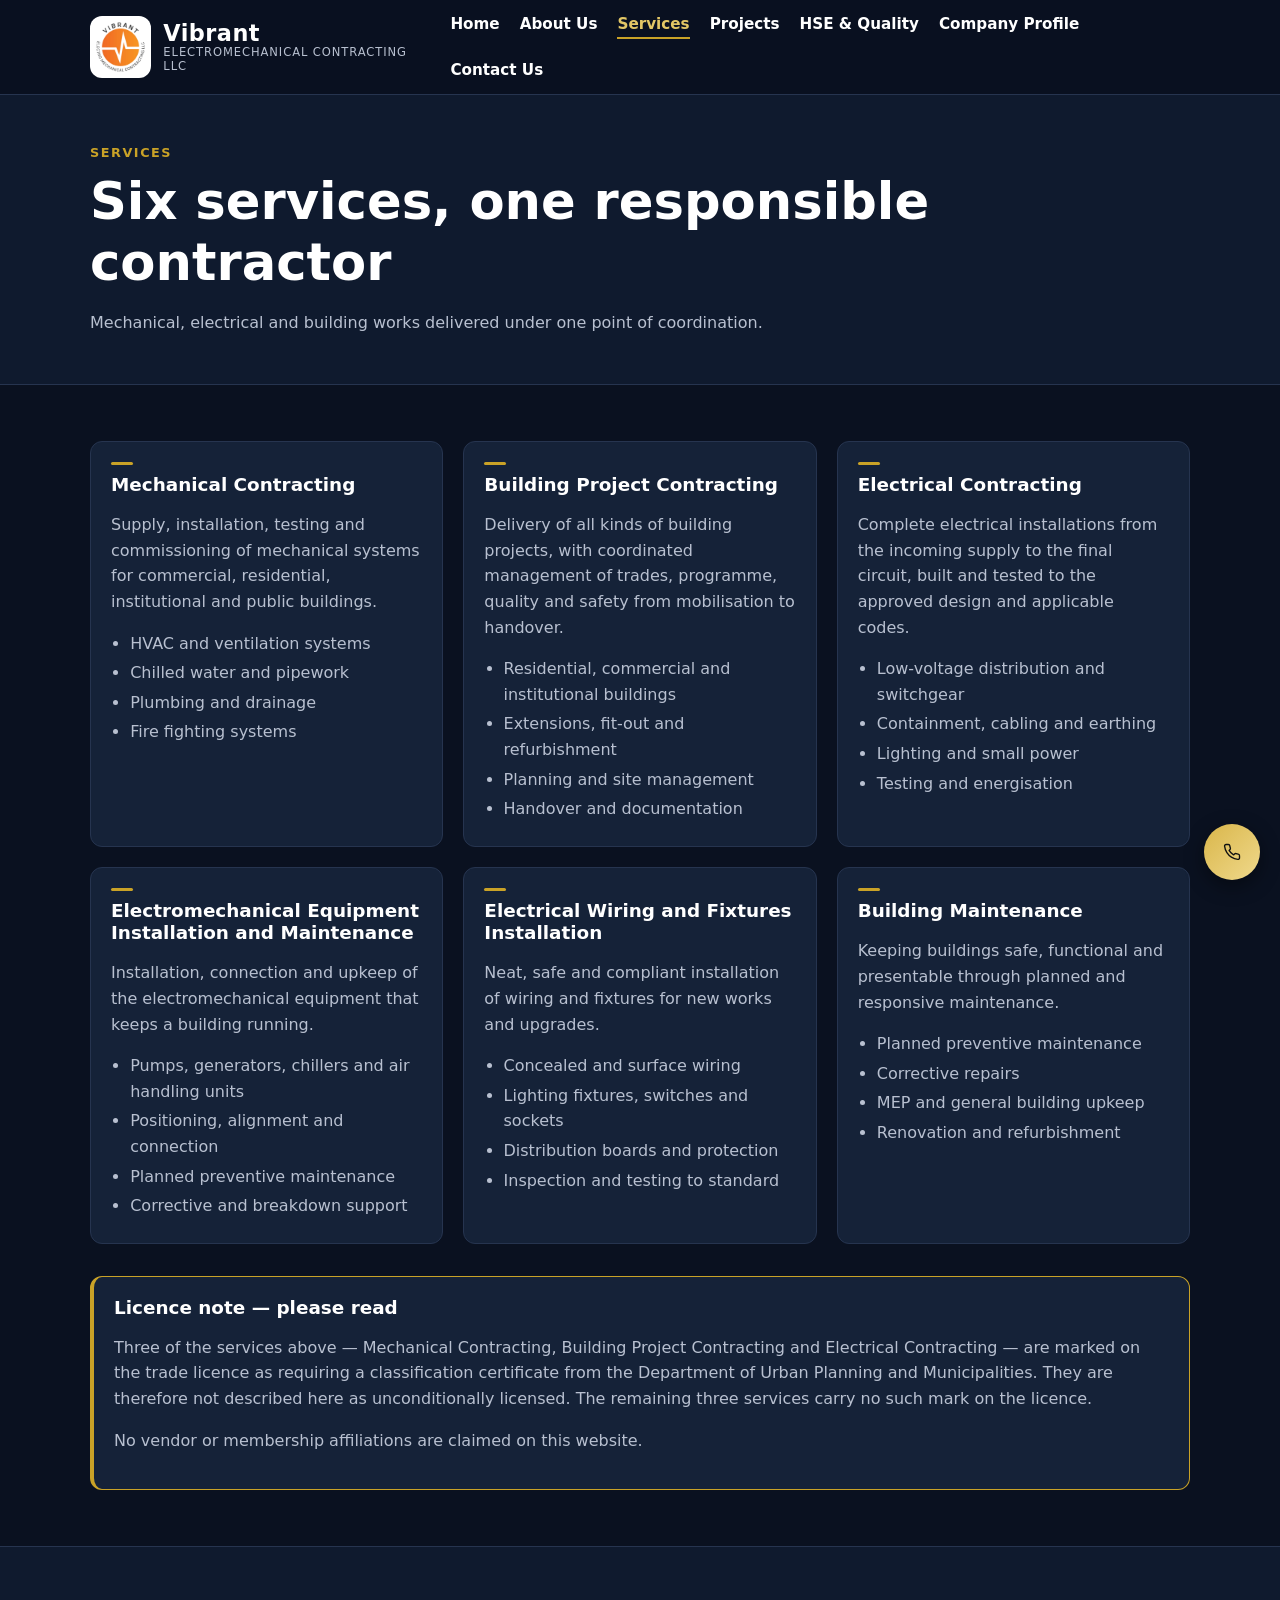
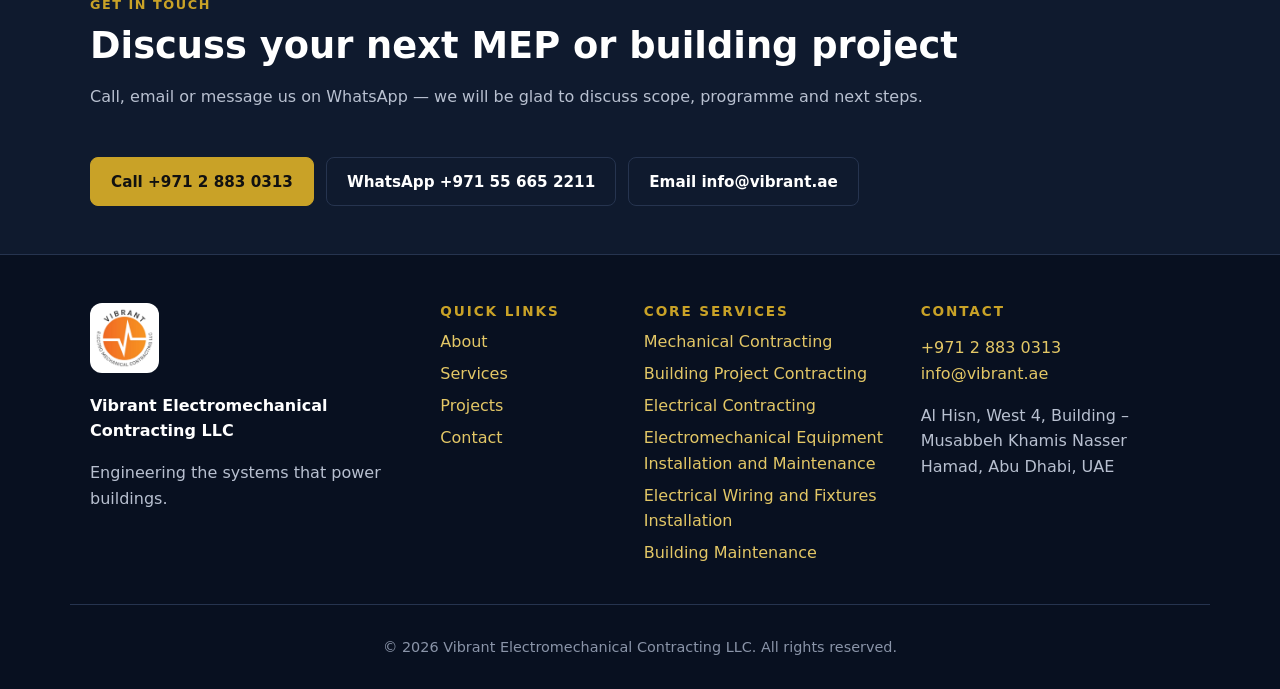
<file: services.html>
<!DOCTYPE html>
<html lang="en">
<head>
  <meta charset="utf-8">
  <meta name="viewport" content="width=device-width, initial-scale=1">
  <title>Services | Vibrant Electromechanical Contracting LLC</title>
  <meta name="description" content="Six licensed services from Vibrant Electromechanical Contracting LLC: mechanical, building project and electrical contracting, equipment installation and maintenance, wiring and fixtures, and building maintenance.">
  <meta property="og:title" content="Services | Vibrant Electromechanical Contracting LLC">
  <meta property="og:description" content="Six licensed services from Vibrant Electromechanical Contracting LLC: mechanical, building project and electrical contracting, equipment installation and maintenance, wiring and fixtures, and building maintenance.">
  <meta property="og:type" content="website">
  <meta property="og:url" content="https://vibrant.ae/services.html">
  <meta property="og:image" content="https://vibrant.ae/images/project-01.jpg">
  <link rel="canonical" href="https://vibrant.ae/services.html">
  <link rel="icon" href="images/favicon.ico">
  <link rel="icon" type="image/png" href="images/favicon.png">
  <link rel="stylesheet" href="css/style.css">
</head>
<body>
<a class="skip-link" href="#main">Skip to main content</a>
  <header class="site-header">
    <div class="container header-inner">
      <a class="brand" href="index.html" aria-label="Vibrant Electromechanical Contracting LLC — home">
        <span class="brand-logo"><img src="images/logo.png" alt="Vibrant Electromechanical Contracting LLC logo" width="52" height="52"></span>
        <span class="brand-text"><strong>Vibrant</strong><small>Electromechanical Contracting LLC</small></span>
      </a>
      <button class="nav-toggle" type="button" aria-expanded="false" aria-controls="main-nav" aria-label="Toggle navigation menu"><span></span><span></span><span></span></button>
      <nav id="main-nav" class="main-nav" aria-label="Main navigation">
        <ul>
            <li><a href="index.html">Home</a></li>
            <li><a href="about.html">About Us</a></li>
            <li><a href="services.html" class="active" aria-current="page">Services</a></li>
            <li><a href="projects.html">Projects</a></li>
            <li><a href="hse-quality.html">HSE & Quality</a></li>
            <li><a href="company-profile.html">Company Profile</a></li>
            <li><a href="contact.html">Contact Us</a></li>
        </ul>
      </nav>
    </div>
  </header>
  <main id="main">
<section class="page-hero"><div class="container">
      <p class="eyebrow">Services</p>
      <h1>Six services, one responsible contractor</h1>
      <p>Mechanical, electrical and building works delivered under one point of coordination.</p>
    </div></section>
  <section class="section"><div class="container">
    <div class="grid grid-3">
      <article class="card"><div class="card-body"><h3>Mechanical Contracting</h3><p>Supply, installation, testing and commissioning of mechanical systems for commercial, residential, institutional and public buildings.</p><ul><li>HVAC and ventilation systems</li><li>Chilled water and pipework</li><li>Plumbing and drainage</li><li>Fire fighting systems</li></ul></div></article>
      <article class="card"><div class="card-body"><h3>Building Project Contracting</h3><p>Delivery of all kinds of building projects, with coordinated management of trades, programme, quality and safety from mobilisation to handover.</p><ul><li>Residential, commercial and institutional buildings</li><li>Extensions, fit-out and refurbishment</li><li>Planning and site management</li><li>Handover and documentation</li></ul></div></article>
      <article class="card"><div class="card-body"><h3>Electrical Contracting</h3><p>Complete electrical installations from the incoming supply to the final circuit, built and tested to the approved design and applicable codes.</p><ul><li>Low-voltage distribution and switchgear</li><li>Containment, cabling and earthing</li><li>Lighting and small power</li><li>Testing and energisation</li></ul></div></article>
      <article class="card"><div class="card-body"><h3>Electromechanical Equipment Installation and Maintenance</h3><p>Installation, connection and upkeep of the electromechanical equipment that keeps a building running.</p><ul><li>Pumps, generators, chillers and air handling units</li><li>Positioning, alignment and connection</li><li>Planned preventive maintenance</li><li>Corrective and breakdown support</li></ul></div></article>
      <article class="card"><div class="card-body"><h3>Electrical Wiring and Fixtures Installation</h3><p>Neat, safe and compliant installation of wiring and fixtures for new works and upgrades.</p><ul><li>Concealed and surface wiring</li><li>Lighting fixtures, switches and sockets</li><li>Distribution boards and protection</li><li>Inspection and testing to standard</li></ul></div></article>
      <article class="card"><div class="card-body"><h3>Building Maintenance</h3><p>Keeping buildings safe, functional and presentable through planned and responsive maintenance.</p><ul><li>Planned preventive maintenance</li><li>Corrective repairs</li><li>MEP and general building upkeep</li><li>Renovation and refurbishment</li></ul></div></article>
      
    </div>
    <div class="notice">
      <h3>Licence note — please read</h3>
      <p>Three of the services above — Mechanical Contracting, Building Project Contracting and Electrical Contracting — are marked on the trade licence as requiring a classification certificate from the Department of Urban Planning and Municipalities. They are therefore not described here as unconditionally licensed. The remaining three services carry no such mark on the licence.</p>
      <p>No vendor or membership affiliations are claimed on this website.</p>
    </div>
  </div></section>
<section class="cta-band"><div class="container cta-inner">
      <div><p class="eyebrow">Get in touch</p><h2>Discuss your next MEP or building project</h2>
      <p>Call, email or message us on WhatsApp — we will be glad to discuss scope, programme and next steps.</p></div>
      <div class="cta-actions">
        <a class="btn btn-gold" href="tel:+97128830313">Call +971 2 883 0313</a>
        <a class="btn btn-outline" href="https://wa.me/971556652211" target="_blank" rel="noopener">WhatsApp +971 55 665 2211</a>
        <a class="btn btn-outline" href="mailto:info@vibrant.ae">Email info@vibrant.ae</a>
      </div>
    </div></section>
  </main>
<footer class="site-footer">
    <div class="container footer-grid">
      <div>
        <span class="brand-logo footer-logo"><img src="images/logo.png" alt="Vibrant Electromechanical Contracting LLC logo" width="60" height="60" loading="lazy"></span>
        <p class="footer-brand-name"><strong>Vibrant Electromechanical Contracting LLC</strong></p>
        <p>Engineering the systems that power buildings.</p>
      </div>
      <nav aria-label="Footer quick links">
        <h3>Quick Links</h3>
        <ul>
          <li><a href="about.html">About</a></li>
          <li><a href="services.html">Services</a></li>
          <li><a href="projects.html">Projects</a></li>
          <li><a href="contact.html">Contact</a></li>
        </ul>
      </nav>
      <nav aria-label="Footer core services">
        <h3>Core Services</h3>
        <ul>
          <li><a href="services.html">Mechanical Contracting</a></li>
          <li><a href="services.html">Building Project Contracting</a></li>
          <li><a href="services.html">Electrical Contracting</a></li>
          <li><a href="services.html">Electromechanical Equipment Installation and Maintenance</a></li>
          <li><a href="services.html">Electrical Wiring and Fixtures Installation</a></li>
          <li><a href="services.html">Building Maintenance</a></li>
        </ul>
      </nav>
      <div>
        <h3>Contact</h3>
        <p><a href="tel:+97128830313">+971 2 883 0313</a><br>
        <a href="mailto:info@vibrant.ae">info@vibrant.ae</a></p>
        <address>Al Hisn, West 4, Building &ndash; Musabbeh Khamis Nasser Hamad, Abu Dhabi, UAE</address>
      </div>
    </div>
    <div class="footer-bottom container"><p>&copy; 2026 Vibrant Electromechanical Contracting LLC. All rights reserved.</p></div>
  </footer>
  <!-- Floating WhatsApp button: gold circle, appears on every page -->
  <a class="whatsapp-float" href="https://wa.me/971556652211" target="_blank" rel="noopener" aria-label="Chat with us on WhatsApp (+971 55 665 2211)"><svg width="18" height="18" viewBox="0 0 24 24" fill="none" stroke="#111111" stroke-width="1.8" stroke-linecap="round" stroke-linejoin="round" aria-hidden="true"><path d="M22 16.9v3a2 2 0 0 1-2.2 2 19.8 19.8 0 0 1-8.6-3.1 19.5 19.5 0 0 1-6-6A19.8 19.8 0 0 1 2.1 4.2 2 2 0 0 1 4.1 2h3a2 2 0 0 1 2 1.7c.13.96.36 1.9.7 2.8a2 2 0 0 1-.45 2.1L8.1 9.9a16 16 0 0 0 6 6l1.3-1.25a2 2 0 0 1 2.1-.45c.9.34 1.84.57 2.8.7A2 2 0 0 1 22 16.9z"/></svg></a>
  <script src="js/main.js"></script>
</body>
</html>
</file>
<file: css/style.css>
/* ============================================================
   Vibrant Electromechanical Contracting LLC — main stylesheet
   Theme: dark navy + gold (see variables below). Edit ONLY the
   :root variables to change brand colours, type or spacing.
   ============================================================ */
:root{
  /* Brand colours */
  --navy-900:#0a1120;   /* page background (near-black navy) */
  --navy-800:#0f1a2e;   /* alternate section background */
  --navy-card:#152238;  /* card background: slightly lighter navy */
  --navy-line:#26344f;  /* thin card borders */
  --gold:#c9a227;       /* gold accent */
  --gold-light:#e3c766; /* gold hover / highlight */
  --white:#ffffff;      /* headings */
  --grey:#b8c0d0;       /* body text (muted light grey) */
  --grey-dark:#8a94a8;
  /* Typography */
  --font-body:system-ui,-apple-system,"Segoe UI",Roboto,Arial,sans-serif;
  --font-head:system-ui,-apple-system,"Segoe UI",Roboto,Arial,sans-serif;
  /* Spacing */
  --space-section:3.5rem;
  --space-card:1.25rem;
  --radius:12px;        /* moderate card rounding */
  --container:1140px;
}
*{box-sizing:border-box}
html{scroll-behavior:smooth}
body{margin:0;background:var(--navy-900);color:var(--grey);font-family:var(--font-body);line-height:1.6;font-size:16px}
a{color:var(--gold-light)}
a:hover{color:var(--gold)}
img{max-width:100%;height:auto;display:block}
h1,h2,h3{color:var(--white);font-family:var(--font-head);line-height:1.2;margin:0 0 .6rem}
h1{font-size:clamp(2rem,4.5vw,3.2rem)}
h2{font-size:clamp(1.6rem,3.5vw,2.3rem)}
h3{font-size:1.15rem}
.container{max-width:var(--container);margin:0 auto;padding:0 1.25rem}
.section{padding:var(--space-section) 0}
.section-alt{background:var(--navy-800)}
.eyebrow{color:var(--gold);text-transform:uppercase;letter-spacing:.12em;font-size:.8rem;font-weight:700;margin:0 0 .5rem}
.section-head{margin-bottom:2rem}
.section-intro{max-width:720px}
.center{text-align:center}.center-note{text-align:center;margin-top:1.5rem}
.footnote{font-size:.9rem;color:var(--grey-dark)}
/* Skip link (accessibility) */
.skip-link{position:absolute;left:-9999px;top:0;background:var(--gold);color:#111;padding:.5rem 1rem;z-index:200}
.skip-link:focus{left:0;color:#111}
/* Header: sticky, logo left, nav right */
.site-header{position:sticky;top:0;z-index:100;background:rgba(10,17,32,.97);border-bottom:1px solid var(--navy-line)}
.header-inner{display:flex;align-items:center;justify-content:space-between;gap:1rem;padding-top:.7rem;padding-bottom:.7rem}
.brand{display:flex;align-items:center;gap:.75rem;text-decoration:none;color:var(--white)}
.brand-text{display:flex;flex-direction:column;line-height:1.2}
.brand-text strong{font-size:1.4rem;letter-spacing:.02em}
.brand-text small{font-size:.72rem;color:var(--grey);text-transform:uppercase;letter-spacing:.08em}
/* Detailed logo (DETAILED_LOGO.pdf): rembg transparency dropped the
   arched/curved lettering, so the WHITE-background version is used and
   always sits inside a white rounded container in header and footer.
   The badge is near-square, so it is sized by HEIGHT, not width. */
.brand-logo,.footer-logo{display:inline-block;background:#fff;border-radius:12px;padding:5px;line-height:0}
.brand-logo img{height:52px;width:auto}
.footer-logo img{height:60px;width:auto}
.main-nav ul{list-style:none;margin:0;padding:0;display:flex;gap:1.25rem;flex-wrap:wrap}
.main-nav a{color:var(--white);text-decoration:none;font-weight:600;font-size:.95rem;padding:.25rem 0;border-bottom:2px solid transparent}
.main-nav a:hover,.main-nav a.active{color:var(--gold-light);border-bottom-color:var(--gold)}
.nav-toggle{display:none;background:none;border:1px solid var(--navy-line);border-radius:8px;padding:.6rem;cursor:pointer}
.nav-toggle span{display:block;width:24px;height:2px;background:var(--white);margin:4px 0}
/* Buttons */
.btn{display:inline-block;text-decoration:none;font-weight:700;border-radius:8px;padding:.7rem 1.25rem;border:1px solid transparent;cursor:pointer;font-size:.95rem}
.btn-gold{background:var(--gold);color:#111;border-color:var(--gold)}
.btn-gold:hover{background:var(--gold-light);color:#111}
.btn-outline{background:transparent;color:var(--white);border-color:var(--navy-line)}
.btn-outline:hover{border-color:var(--gold);color:var(--gold-light)}
.btn-disabled{display:inline-block;background:#2a3852;color:var(--grey);border-radius:8px;padding:.7rem 1.25rem;font-weight:700;cursor:not-allowed}
/* Hero (home) */
.hero{padding:3.5rem 0 2.5rem}
.hero-grid{display:grid;grid-template-columns:1.15fr .85fr;gap:2.5rem;align-items:center}
.hero-actions{display:flex;gap:.75rem;flex-wrap:wrap;margin-top:1.5rem}
.hero-media img{border-radius:var(--radius);border:1px solid var(--navy-line);width:100%;object-fit:cover}
.hero-media figcaption{font-size:.85rem;color:var(--grey-dark);margin-top:.5rem}
/* Page hero (inner pages) */
.page-hero{padding:3rem 0 2rem;border-bottom:1px solid var(--navy-line);background:var(--navy-800)}
/* Stats strip: verified numbers only, as bordered boxes like the reference */
.stats{border-top:1px solid var(--navy-line);border-bottom:1px solid var(--navy-line);padding:1.5rem 0}
.stats-grid{display:grid;grid-template-columns:repeat(4,1fr);gap:1rem;text-align:center}
.stats-grid>div{background:var(--navy-card);border:1px solid var(--navy-line);border-radius:var(--radius);padding:1.25rem .75rem}
.stats-grid strong{display:block;color:var(--white);font-size:2.2rem;line-height:1}
.stats-grid span{color:var(--grey);font-size:.9rem}
/* Card grids */
.grid{display:grid;gap:1.25rem}
.grid-2{grid-template-columns:repeat(2,1fr)}
.grid-3{grid-template-columns:repeat(3,1fr)}
.grid-4{grid-template-columns:repeat(4,1fr)}
.card{background:var(--navy-card);border:1px solid var(--navy-line);border-radius:var(--radius);overflow:hidden}
/* Small gold marker above card titles, matching the reference card headers */
.card-body h3::before{content:"";display:block;width:22px;height:3px;background:var(--gold);margin-bottom:.6rem;border-radius:2px}
.card-body{padding:var(--space-card)}
.card-body ul{margin:.5rem 0 0;padding-left:1.2rem}
.card-body li{margin-bottom:.25rem}
.card-eyebrow{color:var(--gold);text-transform:uppercase;letter-spacing:.1em;font-size:.75rem;font-weight:700;margin:0 0 .4rem}
.card-media img{width:100%;aspect-ratio:4/3;object-fit:cover}
.card-media-text{display:flex;align-items:center;justify-content:center;aspect-ratio:4/3;background:#1b2c4a;color:var(--grey);font-weight:700;text-transform:uppercase;letter-spacing:.1em;font-size:.85rem}
.project-card dl{margin:0}
.project-card dl div{display:flex;gap:.5rem;margin-top:.4rem}
.project-card dt{color:var(--gold);font-weight:700;min-width:70px;font-size:.9rem}
.project-card dd{margin:0;font-size:.95rem}
.project-card h3 small{color:var(--grey);font-size:.85rem;font-weight:400}
.ongoing .card-media-text{color:var(--gold-light)}
/* Split layout (About) */
.split{display:grid;grid-template-columns:1.1fr .9fr;gap:2.5rem;align-items:start}
.split-media img{border-radius:var(--radius);border:1px solid var(--navy-line)}
.split-media figcaption{font-size:.85rem;color:var(--grey-dark);margin-top:.5rem}
/* Delivery process */
.process{list-style:none;margin:0;padding:0;display:grid;grid-template-columns:repeat(5,1fr);gap:1rem}
.process li{background:var(--navy-card);border:1px solid var(--navy-line);border-radius:var(--radius);padding:1.25rem}
.process strong{display:block;color:var(--white);margin-bottom:.4rem}
.process span{font-size:.95rem}
/* Facts / notices / tables */
.facts{display:grid;grid-template-columns:repeat(2,1fr);gap:0 2rem;margin-bottom:1.5rem}
.facts div{display:flex;gap:1rem;border-bottom:1px solid var(--navy-line);padding:.6rem 0}
.facts dt{color:var(--gold);font-weight:700;min-width:180px}
.facts dd{margin:0}
.notice{background:var(--navy-card);border:1px solid var(--gold);border-left:4px solid var(--gold);border-radius:var(--radius);padding:1.25rem;margin-top:2rem}
.notice-warning{border-color:#d9a441}
.bullets li{margin-bottom:.4rem}
.data-table{width:100%;border-collapse:collapse}
.data-table th,.data-table td{border:1px solid var(--navy-line);padding:.7rem;text-align:left}
.data-table th{color:var(--white);background:var(--navy-card)}
/* Trusted-by strip: verified client names as text chips (no logos invented) */
.client-strip{border-top:1px solid var(--navy-line);border-bottom:1px solid var(--navy-line);padding:2rem 0}
.client-chips{display:flex;flex-wrap:wrap;gap:.75rem;margin-top:1rem}
.client-chips span{border:1px solid var(--navy-line);background:var(--navy-card);border-radius:8px;padding:.6rem 1rem;color:var(--white);font-weight:600;font-size:.9rem}
/* Quality band: reference "Engineered for Quality. Managed for Safety." panel */
.quality-band{display:grid;grid-template-columns:1fr auto;gap:2rem;align-items:center;background:var(--navy-card);border:1px solid var(--navy-line);border-radius:var(--radius);padding:2rem}
.shield{width:96px;height:96px;border:1px solid var(--gold);border-radius:var(--radius);display:flex;align-items:center;justify-content:center;color:var(--gold);flex-shrink:0}
@media(max-width:900px){.quality-band{grid-template-columns:1fr}}
/* CTA band */
.cta-band{background:var(--navy-800);border-top:1px solid var(--navy-line);padding:3rem 0}
.cta-inner{display:flex;justify-content:space-between;gap:2rem;align-items:center;flex-wrap:wrap}
.cta-actions{display:flex;gap:.75rem;flex-wrap:wrap}
/* Map (responsive: stacks on mobile, never overflows) */
.map-wrap{display:grid;grid-template-columns:1fr 1.4fr;gap:1.5rem;margin-top:2rem;background:var(--navy-card);border:1px solid var(--navy-line);border-radius:var(--radius);padding:1.5rem}
.map-info address{font-style:normal;margin-bottom:1rem}
.map-frame iframe{width:100%;height:100%;min-height:320px;border-radius:8px}
/* Contact form (static demo) */
.contact-form{display:grid;grid-template-columns:1fr 1fr;gap:1rem;max-width:760px}
.form-row{display:flex;flex-direction:column;gap:.35rem}
.form-row label{color:var(--white);font-weight:600}
.form-row input,.form-row textarea{background:var(--navy-900);border:1px solid var(--navy-line);border-radius:8px;color:var(--white);padding:.7rem;font:inherit}
.form-row input:focus,.form-row textarea:focus{outline:2px solid var(--gold);border-color:var(--gold)}
.form-full{grid-column:1/-1}
/* Footer */
.site-footer{border-top:1px solid var(--navy-line);padding:3rem 0 1rem;background:#081020}
.footer-grid{display:grid;grid-template-columns:1.3fr .7fr 1fr 1.1fr;gap:2rem}
.footer-grid ul{list-style:none;margin:0;padding:0}
.footer-grid li{margin-bottom:.4rem}
.footer-grid a{text-decoration:none}
.footer-grid address{font-style:normal}
.footer-bottom{border-top:1px solid var(--navy-line);margin-top:2rem;padding-top:1rem;font-size:.9rem;color:var(--grey-dark)}
/* Floating WhatsApp button (every page): gold circle, bottom-right, as in the reference */
.whatsapp-float{position:fixed;right:1.25rem;bottom:1.25rem;z-index:90;width:56px;height:56px;border-radius:50%;background:linear-gradient(135deg,#d9b64a,#f0d98c);color:#111;display:flex;align-items:center;justify-content:center;text-decoration:none;box-shadow:0 6px 20px rgba(0,0,0,.45)}
.whatsapp-float:hover{color:#111}
/* Responsive */
@media(max-width:900px){
  .grid-4,.process{grid-template-columns:repeat(2,1fr)}
  .grid-3{grid-template-columns:repeat(2,1fr)}
  .hero-grid,.split,.map-wrap,.footer-grid{grid-template-columns:1fr}
  .facts{grid-template-columns:1fr}
}
@media(max-width:640px){
  .grid-2,.grid-3,.grid-4,.stats-grid,.process{grid-template-columns:1fr}
  .contact-form{grid-template-columns:1fr}
  .brand-text small{display:none}
  .brand-logo img{height:44px;width:auto}
  .footer-logo img{height:48px;width:auto}
  /* Mobile menu: hidden until the hamburger button opens it */
  .nav-toggle{display:block}
  .main-nav{display:none;width:100%}
  .main-nav.open{display:block}
  .main-nav ul{flex-direction:column;gap:.5rem;padding:1rem 0}
  .header-inner{flex-wrap:wrap}
}

/* Landmark closing section — replicates the reference "Let's Build Your
   Next Landmark Project" section: dark navy + subtle grid, two cards. */
.landmark-section{background-color:var(--navy-900);background-image:linear-gradient(rgba(255,255,255,.035) 1px,transparent 1px),linear-gradient(90deg,rgba(255,255,255,.035) 1px,transparent 1px);background-size:44px 44px;padding:4rem 0}
.landmark-heading{font-family:Georgia,"Times New Roman",serif;font-size:clamp(2.1rem,4.8vw,3.4rem);font-weight:700;color:var(--white);line-height:1.15;max-width:680px;margin:0 0 2rem}
.landmark-grid{display:grid;grid-template-columns:1fr 1fr;gap:1.5rem;align-items:stretch}
.landmark-card{background:var(--navy-card);border:1px solid var(--navy-line);border-radius:16px;padding:1.75rem}
.landmark-company{color:var(--white);text-transform:uppercase;letter-spacing:.06em;font-size:.95rem;font-weight:700;margin-bottom:1.25rem}
.landmark-info{list-style:none;margin:0 0 1.25rem;padding:0;display:flex;flex-direction:column;gap:.8rem}
.landmark-info li{display:flex;gap:.6rem;align-items:flex-start}
.landmark-info li svg{flex-shrink:0;margin-top:.15rem}
.landmark-info address{font-style:normal}
.landmark-info a{color:var(--white);text-decoration:none}
.landmark-info a:hover{color:var(--gold-light)}
.landmark-pills{display:flex;flex-wrap:wrap;gap:.5rem;margin-bottom:1.25rem}
.landmark-pill{display:inline-flex;align-items:center;gap:.45rem;border:1px solid var(--navy-line);border-radius:999px;padding:.45rem 1rem;color:var(--white);text-decoration:none;font-weight:600;font-size:.9rem;background:rgba(10,17,32,.4)}
.landmark-pill:hover{border-color:var(--gold);color:var(--gold-light)}
.landmark-map{border-radius:12px;overflow:hidden}
.landmark-map iframe{width:100%;height:300px;display:block}
.landmark-directions{margin:1rem 0 0}
.landmark-form-title{color:var(--white);font-size:1.35rem;margin-bottom:.25rem}
.landmark-sub{color:var(--grey);margin:0 0 1.25rem}
.landmark-demo{font-size:.9rem;background:rgba(10,17,32,.5);border:1px solid #d9a441;border-radius:8px;padding:.8rem 1rem;margin:0 0 1.25rem}
.landmark-form{display:flex;flex-direction:column;gap:1rem;max-width:none}
.landmark-form input,.landmark-form textarea{width:100%;background:var(--navy-900);border:1px solid var(--navy-line);border-radius:10px;color:var(--white);padding:.85rem 1rem;font:inherit}
.landmark-form input::placeholder,.landmark-form textarea::placeholder{color:var(--grey-dark)}
.landmark-form input:focus,.landmark-form textarea:focus{outline:2px solid var(--gold);border-color:var(--gold)}
.landmark-submit{width:100%;background:linear-gradient(135deg,#d9b64a,#f0d98c);color:#111;border:none;border-radius:999px;padding:.95rem 1rem;font:inherit;font-weight:700;font-size:1rem;cursor:pointer}
.landmark-submit:hover{filter:brightness(1.05)}
.sr-only{position:absolute;width:1px;height:1px;padding:0;margin:-1px;overflow:hidden;clip:rect(0,0,0,0);white-space:nowrap;border:0}
/* Footer: gold small-caps headings + centered bottom bar */
.footer-grid h3{color:var(--gold);text-transform:uppercase;letter-spacing:.14em;font-size:.85rem;font-weight:700}
.footer-brand-name{color:var(--white);margin:.75rem 0 .25rem}
.footer-bottom{text-align:center}
@media(max-width:900px){
  .landmark-grid{grid-template-columns:1fr}
  .landmark-section{padding:3rem 0}
}
</file>
